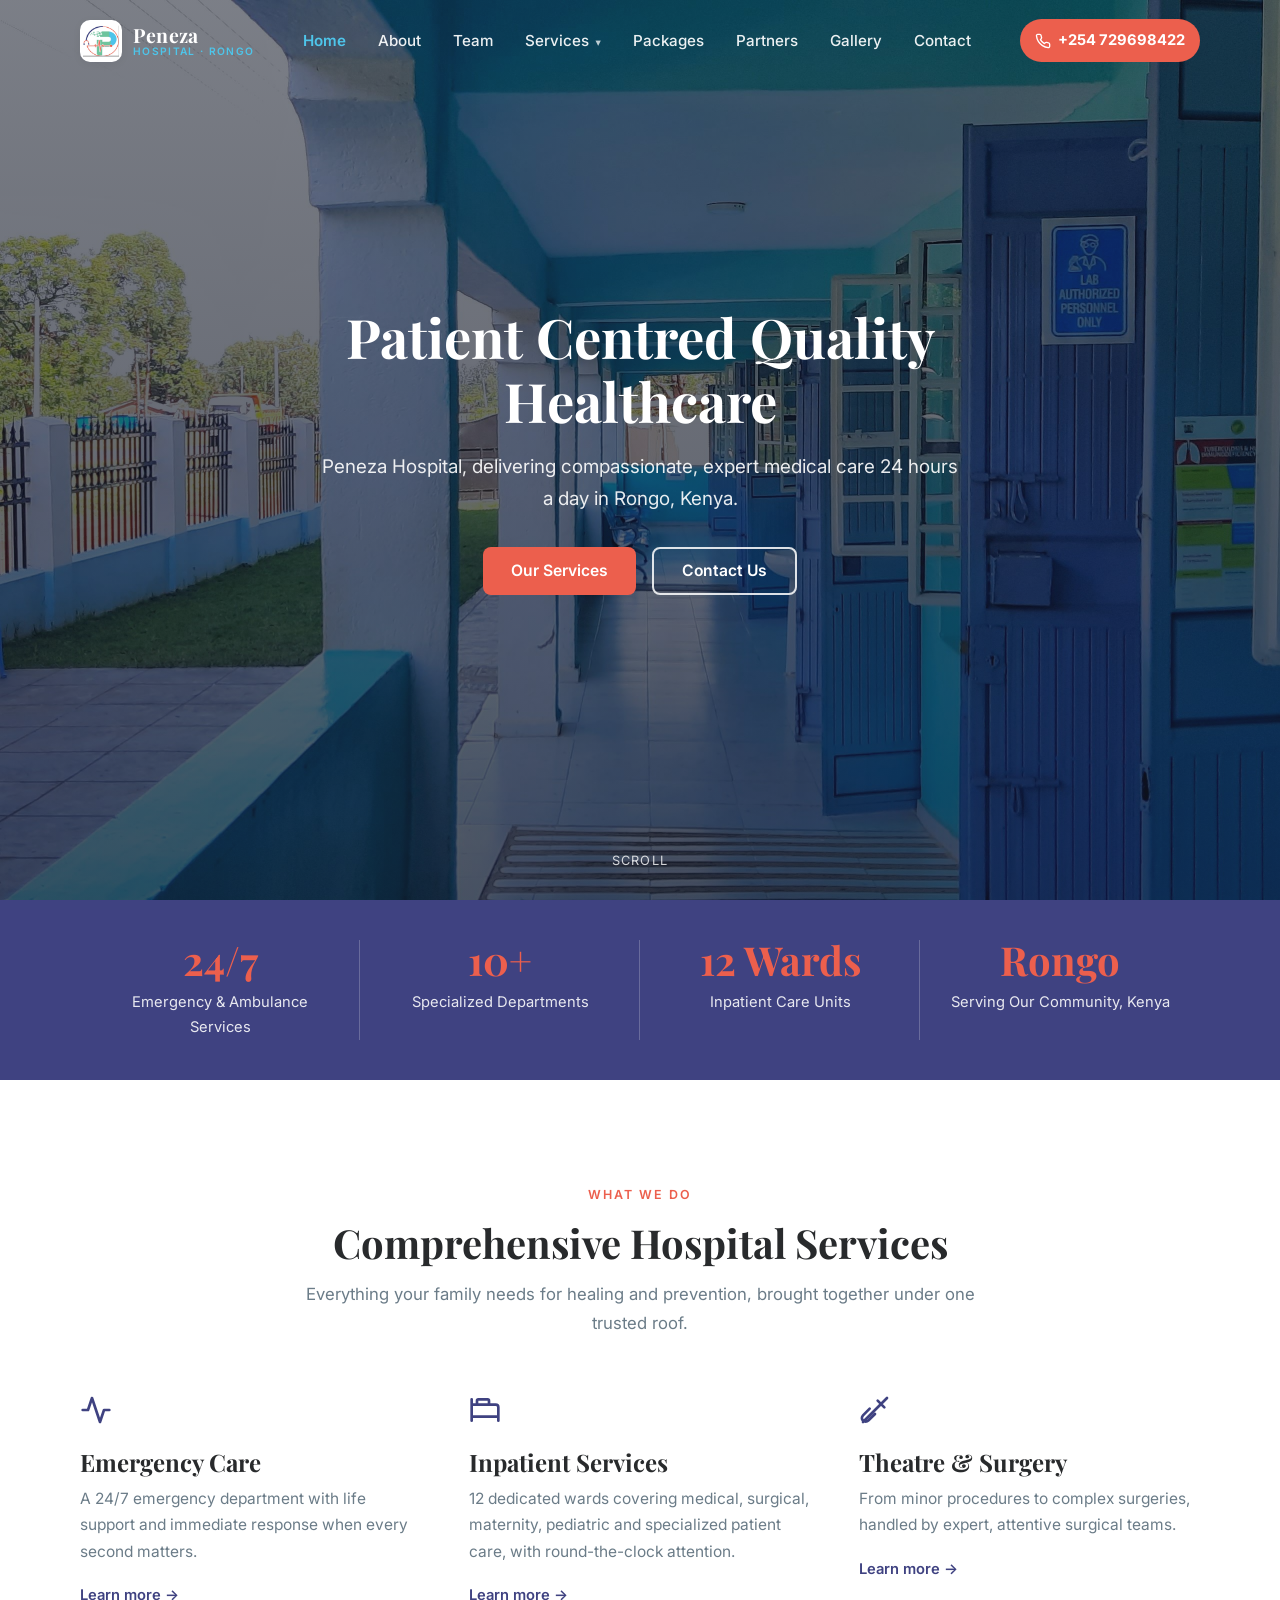
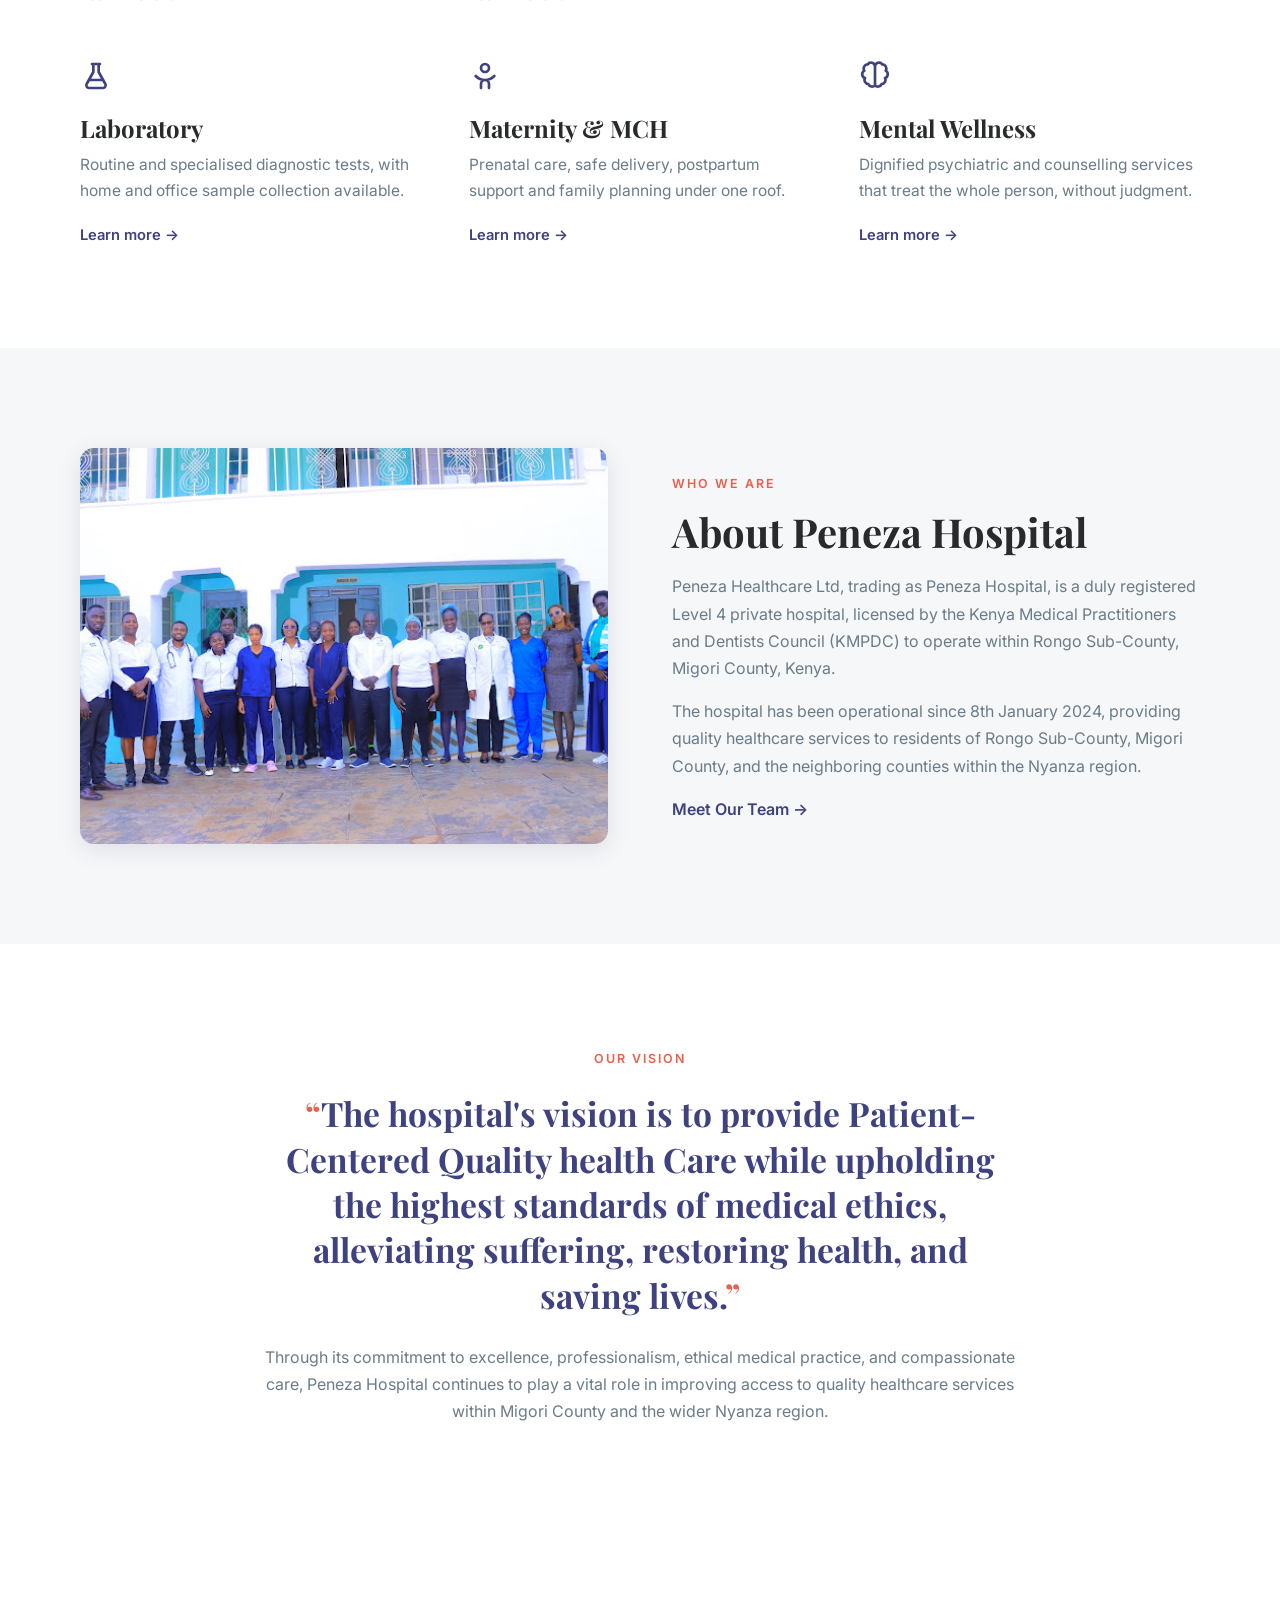
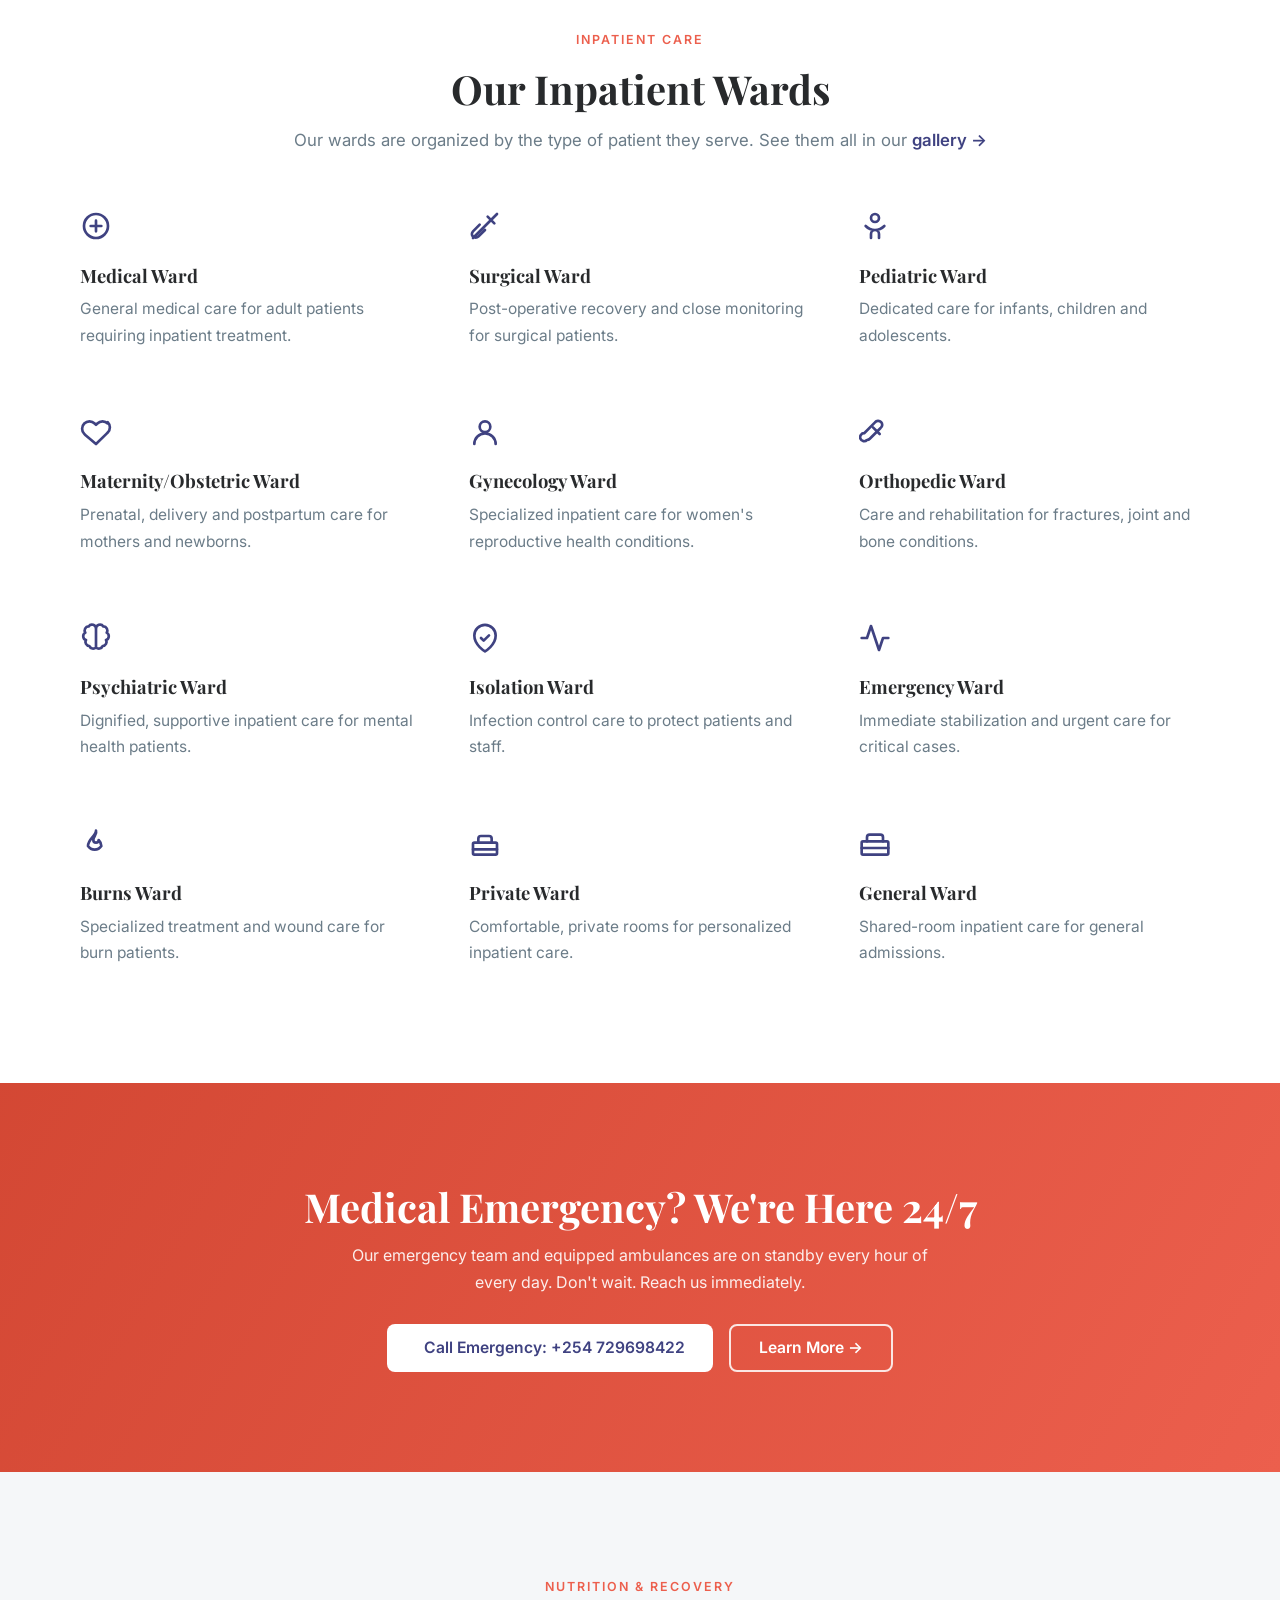
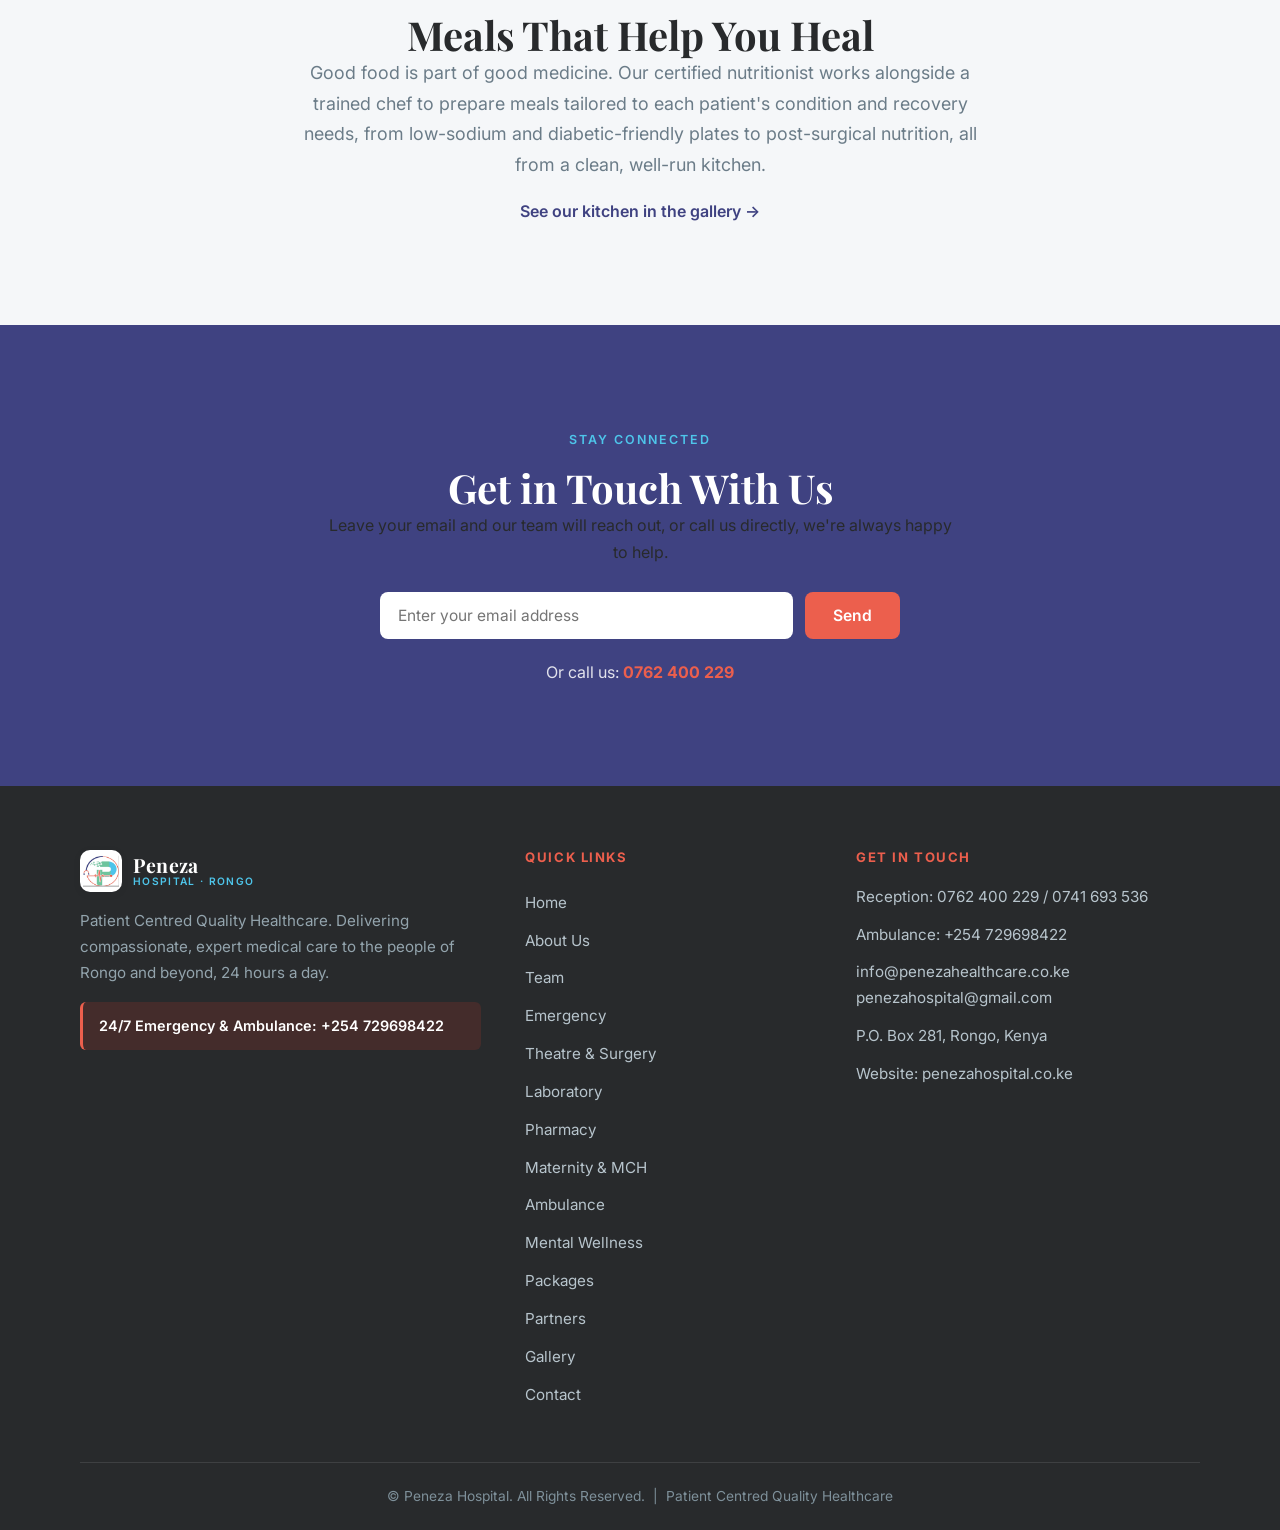
<file: index.html>
<!DOCTYPE html>
<html lang="en">
<head>
<meta charset="UTF-8">
<meta name="viewport" content="width=device-width, initial-scale=1.0">
<title>Patient Centred Quality Healthcare · Peneza Hospital</title>
<meta name="description" content="Peneza Hospital, a private hospital in Rongo, Kenya delivering compassionate, expert medical care 24 hours a day.">
<link rel="preconnect" href="https://fonts.googleapis.com">
<link rel="preconnect" href="https://fonts.gstatic.com" crossorigin>
<link href="https://fonts.googleapis.com/css2?family=Playfair+Display:wght@500;600;700;800&family=Inter:wght@400;500;600;700&display=swap" rel="stylesheet">
<link rel="icon" type="image/png" href="images/logo-mark.png">
<link rel="stylesheet" href="css/styles.css">
<!-- Google tag (gtag.js) -->
<script async src="https://www.googletagmanager.com/gtag/js?id=G-H69FJ1CBR5"></script>
<script>
  window.dataLayer = window.dataLayer || [];
  function gtag(){dataLayer.push(arguments);}
  gtag('js', new Date());

  gtag('config', 'G-H69FJ1CBR5');
</script>
</head>
<body>
<nav class="nav" id="nav">
  <div class="container nav__inner">
    <a class="logo" href="index.html" aria-label="Peneza Hospital home">
      <span class="logo__mark"><img src="images/logo-mark.png" alt="Peneza Hospital logo"></span>
      <span class="logo__text">
        <span class="logo__name">Peneza</span>
        <span class="logo__tag">Hospital · Rongo</span>
      </span>
    </a>
    <ul class="nav__links">
      <li><a class="navlink active" href="index.html">Home</a></li>
      <li><a class="navlink" href="about.html">About</a></li><li><a class="navlink" href="team.html">Team</a></li>
      <li class="has-drop">
        <a class="navlink" href="#" aria-haspopup="true">Services</a>
        <div class="dropdown"><a href="about.html#wards">Inpatient Services</a><a href="emergency.html">Emergency</a><a href="theatre.html">Theatre / Surgery</a><a href="laboratory.html">Laboratory</a><a href="pharmacy.html">Pharmacy</a><a href="maternity.html">Maternity &amp; MCH</a><a href="ambulance.html">Ambulance</a><a href="mental-wellness.html">Mental Wellness</a><a href="contact.html">Outpatient / Special Clinics</a></div>
      </li>
      <li><a class="navlink" href="packages.html">Packages</a></li>
      <li><a class="navlink" href="partners.html">Partners</a></li><li><a class="navlink" href="gallery.html">Gallery</a></li>
      <li><a class="navlink" href="contact.html">Contact</a></li>
    </ul>
    <div class="nav__actions">
      <a class="nav__emergency" href="tel:+254729698422"><svg viewBox="0 0 24 24" fill="none" stroke="currentColor" stroke-width="2" stroke-linecap="round" stroke-linejoin="round"><path d="M22 16.9v3a2 2 0 0 1-2.2 2 19.8 19.8 0 0 1-8.6-3 19.5 19.5 0 0 1-6-6 19.8 19.8 0 0 1-3-8.6A2 2 0 0 1 4.1 2h3a2 2 0 0 1 2 1.7c.1 1 .4 1.9.7 2.8a2 2 0 0 1-.5 2.1L8.1 9.9a16 16 0 0 0 6 6l1.3-1.3a2 2 0 0 1 2.1-.5c.9.3 1.8.6 2.8.7a2 2 0 0 1 1.7 2z"/></svg><span>+254 729698422</span></a>
      <button class="hamburger" aria-label="Open menu" aria-expanded="false"><span></span><span></span><span></span></button>
    </div>
  </div>
</nav>
<div class="mobile-menu" id="mobileMenu">
  <a href="index.html">Home</a>
  <a href="about.html">About</a>
  <a href="team.html">Team</a>
  <span class="mm-sub">Services</span>
  <a href="about.html#wards">Inpatient Services</a><a href="emergency.html">Emergency</a><a href="theatre.html">Theatre / Surgery</a><a href="laboratory.html">Laboratory</a><a href="pharmacy.html">Pharmacy</a><a href="maternity.html">Maternity &amp; MCH</a><a href="ambulance.html">Ambulance</a><a href="mental-wellness.html">Mental Wellness</a><a href="contact.html">Outpatient / Special Clinics</a>
  <a href="packages.html">Packages</a>
  <a href="partners.html">Partners</a>
  <a href="gallery.html">Gallery</a>
  <a href="contact.html">Contact</a>
  <a class="mm-emergency" href="tel:+254729698422">Emergency: +254 729698422</a>
</div><header class="hero">
  <div class="hero__bg" style="background-image:url('images/home/HOME%20PAGE%201.jpeg')"></div>
  <div class="hero__overlay hero__overlay--dark"></div>
  <div class="hero__content"><div class="container"><h1 data-reveal-text>Patient Centred Quality Healthcare</h1>
        <p>Peneza Hospital, delivering compassionate, expert medical care 24 hours a day in Rongo, Kenya.</p>
        <div class="hero__cta"><a class="btn btn--gold" href="#services">Our Services</a><a class="btn btn--outline" href="contact.html">Contact Us</a></div></div></div>
  <div class="hero__scroll">Scroll</div>
</header>
<section class="stats"><div class="container"><div class="stats__grid">
  <div class="stats__item"><div class="stats__num">24/7</div><div class="stats__label">Emergency &amp; Ambulance Services</div></div>
  <div class="stats__item"><div class="stats__num" data-count="10" data-suffix="+">10+</div><div class="stats__label">Specialized Departments</div></div>
  <div class="stats__item"><div class="stats__num">12 Wards</div><div class="stats__label">Inpatient Care Units</div></div>
  <div class="stats__item"><div class="stats__num">Rongo</div><div class="stats__label">Serving Our Community, Kenya</div></div>
</div></div></section>
<section class="section" id="services"><div class="container">
  <div class="section-head"><span class="eyebrow">What We Do</span><h2>Comprehensive Hospital Services</h2>
  <p>Everything your family needs for healing and prevention, brought together under one trusted roof.</p></div>
  <div class="grid grid--3"><a class="card spotlight reveal" href="emergency.html">
      <span class="card__icon"><svg viewBox="0 0 24 24" fill="none" stroke="currentColor" stroke-width="2" stroke-linecap="round" stroke-linejoin="round"><path d="M22 12h-4l-3 9L9 3l-3 9H2"/></svg></span>
      <h3>Emergency Care</h3><p>A 24/7 emergency department with life support and immediate response when every second matters.</p>
      <span class="arrow-link">Learn more &rarr;</span></a><a class="card spotlight reveal" href="about.html#wards">
      <span class="card__icon"><svg viewBox="0 0 24 24" fill="none" stroke="currentColor" stroke-width="2" stroke-linecap="round" stroke-linejoin="round"><path d="M2 4v16M2 8h18a2 2 0 0 1 2 2v10M2 17h20M6 8V5a1 1 0 0 1 1-1h7a1 1 0 0 1 1 1v3"/></svg></span>
      <h3>Inpatient Services</h3><p>12 dedicated wards covering medical, surgical, maternity, pediatric and specialized patient care, with round-the-clock attention.</p>
      <span class="arrow-link">Learn more &rarr;</span></a><a class="card spotlight reveal" href="theatre.html">
      <span class="card__icon"><svg viewBox="0 0 24 24" fill="none" stroke="currentColor" stroke-width="2" stroke-linecap="round" stroke-linejoin="round"><path d="M3 21 21 3M14 5l5 5M8 11l-5 5a2.8 2.8 0 0 0 4 4l5-5"/></svg></span>
      <h3>Theatre &amp; Surgery</h3><p>From minor procedures to complex surgeries, handled by expert, attentive surgical teams.</p>
      <span class="arrow-link">Learn more &rarr;</span></a><a class="card spotlight reveal" href="laboratory.html">
      <span class="card__icon"><svg viewBox="0 0 24 24" fill="none" stroke="currentColor" stroke-width="2" stroke-linecap="round" stroke-linejoin="round"><path d="M9 3h6M10 3v6l-5 9a2 2 0 0 0 2 3h10a2 2 0 0 0 2-3l-5-9V3M7.5 15h9"/></svg></span>
      <h3>Laboratory</h3><p>Routine and specialised diagnostic tests, with home and office sample collection available.</p>
      <span class="arrow-link">Learn more &rarr;</span></a><a class="card spotlight reveal" href="maternity.html">
      <span class="card__icon"><svg viewBox="0 0 24 24" fill="none" stroke="currentColor" stroke-width="2" stroke-linecap="round" stroke-linejoin="round"><circle cx="12" cy="6" r="3"/><path d="M9 21v-3a3 3 0 0 1 6 0v3M5 12c2 2 5 3 7 3s5-1 7-3"/></svg></span>
      <h3>Maternity &amp; MCH</h3><p>Prenatal care, safe delivery, postpartum support and family planning under one roof.</p>
      <span class="arrow-link">Learn more &rarr;</span></a><a class="card spotlight reveal" href="mental-wellness.html">
      <span class="card__icon"><svg viewBox="0 0 24 24" fill="none" stroke="currentColor" stroke-width="2" stroke-linecap="round" stroke-linejoin="round"><path d="M12 5a3 3 0 0 0-5.5-1.7A3 3 0 0 0 4 8a3 3 0 0 0 .5 5.5A3 3 0 0 0 7 18a3 3 0 0 0 5 1m0-14a3 3 0 0 1 5.5-1.7A3 3 0 0 1 20 8a3 3 0 0 1-.5 5.5A3 3 0 0 1 17 18a3 3 0 0 1-5 1M12 5v14"/></svg></span>
      <h3>Mental Wellness</h3><p>Dignified psychiatric and counselling services that treat the whole person, without judgment.</p>
      <span class="arrow-link">Learn more &rarr;</span></a></div>
</div></section>
<section class="section section--light"><div class="container"><div class="split">
  <div class="split__media tilt"><div class="tilt__glare"></div><img src="images/team/staff-group.jpeg" alt="Peneza Hospital staff outside the hospital" loading="lazy"></div>
  <div class="reveal"><span class="eyebrow">Who We Are</span><h2>About Peneza Hospital</h2>
  <p>Peneza Healthcare Ltd, trading as Peneza Hospital, is a duly registered Level 4 private hospital, licensed by the Kenya Medical Practitioners and Dentists Council (KMPDC) to operate within Rongo Sub-County, Migori County, Kenya.</p>
  <p>The hospital has been operational since 8th January 2024, providing quality healthcare services to residents of Rongo Sub-County, Migori County, and the neighboring counties within the Nyanza region.</p>
  <a class="arrow-link" href="team.html">Meet Our Team &rarr;</a></div>
</div></div></section>
<section class="section"><div class="container" style="max-width:840px;text-align:center">
  <span class="eyebrow">Our Vision</span>
  <p class="pullquote" style="margin:8px auto 26px">The hospital's vision is to provide Patient-Centered Quality health Care while upholding the highest standards of medical ethics, alleviating suffering, restoring health, and saving lives.</p>
  <p class="muted">Through its commitment to excellence, professionalism, ethical medical practice, and compassionate care, Peneza Hospital continues to play a vital role in improving access to quality healthcare services within Migori County and the wider Nyanza region.</p>
</div></section>
<section class="section"><div class="container">
  <div class="section-head"><span class="eyebrow">Inpatient Care</span><h2>Our Inpatient Wards</h2>
  <p>Our wards are organized by the type of patient they serve. See them all in our <a href="gallery.html" class="arrow-link" style="font-size:inherit">gallery &rarr;</a></p></div>
  <div class="grid grid--3"><div class="card spotlight reveal"><span class="card__icon"><svg viewBox="0 0 24 24" fill="none" stroke="currentColor" stroke-width="2" stroke-linecap="round" stroke-linejoin="round"><circle cx="12" cy="12" r="9"/><path d="M12 8v8M8 12h8"/></svg></span>      <h3 style="font-size:1.15rem">Medical Ward</h3>      <p>General medical care for adult patients requiring inpatient treatment.</p></div><div class="card spotlight reveal"><span class="card__icon"><svg viewBox="0 0 24 24" fill="none" stroke="currentColor" stroke-width="2" stroke-linecap="round" stroke-linejoin="round"><path d="M3 21 21 3M14 5l5 5M8 11l-5 5a2.8 2.8 0 0 0 4 4l5-5"/></svg></span>      <h3 style="font-size:1.15rem">Surgical Ward</h3>      <p>Post-operative recovery and close monitoring for surgical patients.</p></div><div class="card spotlight reveal"><span class="card__icon"><svg viewBox="0 0 24 24" fill="none" stroke="currentColor" stroke-width="2" stroke-linecap="round" stroke-linejoin="round"><circle cx="12" cy="6" r="3"/><path d="M9 21v-3a3 3 0 0 1 6 0v3M5 12c2 2 5 3 7 3s5-1 7-3"/></svg></span>      <h3 style="font-size:1.15rem">Pediatric Ward</h3>      <p>Dedicated care for infants, children and adolescents.</p></div><div class="card spotlight reveal"><span class="card__icon"><svg viewBox="0 0 24 24" fill="none" stroke="currentColor" stroke-width="2" stroke-linecap="round" stroke-linejoin="round"><path d="M20.8 5.6a5.5 5.5 0 0 0-7.8 0L12 6.6l-1-1a5.5 5.5 0 0 0-7.8 7.8l1 1L12 21l7.8-7.6 1-1a5.5 5.5 0 0 0 0-7.8z"/></svg></span>      <h3 style="font-size:1.15rem">Maternity/Obstetric Ward</h3>      <p>Prenatal, delivery and postpartum care for mothers and newborns.</p></div><div class="card spotlight reveal"><span class="card__icon"><svg viewBox="0 0 24 24" fill="none" stroke="currentColor" stroke-width="2" stroke-linecap="round" stroke-linejoin="round"><circle cx="12" cy="8" r="4"/><path d="M4 21a8 8 0 0 1 16 0"/></svg></span>      <h3 style="font-size:1.15rem">Gynecology Ward</h3>      <p>Specialized inpatient care for women's reproductive health conditions.</p></div><div class="card spotlight reveal"><span class="card__icon"><svg viewBox="0 0 24 24" fill="none" stroke="currentColor" stroke-width="2" stroke-linecap="round" stroke-linejoin="round"><path d="M6 18a3 3 0 1 1-2.1-5.1L12 4.8a3 3 0 1 1 4.2 4.2L8.1 17.1A3 3 0 0 1 6 18z"/><path d="m10.5 8.5 5 5"/></svg></span>      <h3 style="font-size:1.15rem">Orthopedic Ward</h3>      <p>Care and rehabilitation for fractures, joint and bone conditions.</p></div><div class="card spotlight reveal"><span class="card__icon"><svg viewBox="0 0 24 24" fill="none" stroke="currentColor" stroke-width="2" stroke-linecap="round" stroke-linejoin="round"><path d="M12 5a3 3 0 0 0-5.5-1.7A3 3 0 0 0 4 8a3 3 0 0 0 .5 5.5A3 3 0 0 0 7 18a3 3 0 0 0 5 1m0-14a3 3 0 0 1 5.5-1.7A3 3 0 0 1 20 8a3 3 0 0 1-.5 5.5A3 3 0 0 1 17 18a3 3 0 0 1-5 1M12 5v14"/></svg></span>      <h3 style="font-size:1.15rem">Psychiatric Ward</h3>      <p>Dignified, supportive inpatient care for mental health patients.</p></div><div class="card spotlight reveal"><span class="card__icon"><svg viewBox="0 0 24 24" fill="none" stroke="currentColor" stroke-width="2" stroke-linecap="round" stroke-linejoin="round"><path d="M12 22s8-4.5 8-11.8A8 8 0 0 0 4 10.2C4 17.5 12 22 12 22z"/><path d="m9 12 2 2 4-4"/></svg></span>      <h3 style="font-size:1.15rem">Isolation Ward</h3>      <p>Infection control care to protect patients and staff.</p></div><div class="card spotlight reveal"><span class="card__icon"><svg viewBox="0 0 24 24" fill="none" stroke="currentColor" stroke-width="2" stroke-linecap="round" stroke-linejoin="round"><path d="M22 12h-4l-3 9L9 3l-3 9H2"/></svg></span>      <h3 style="font-size:1.15rem">Emergency Ward</h3>      <p>Immediate stabilization and urgent care for critical cases.</p></div><div class="card spotlight reveal"><span class="card__icon"><svg viewBox="0 0 24 24" fill="none" stroke="currentColor" stroke-width="2" stroke-linecap="round" stroke-linejoin="round"><path d="M12 2c1 3-2 4-2 7a2 2 0 0 0 4 0c1 1 2 2.5 2 4.5A6 6 0 0 1 6 13.5C6 8 12 6 12 2z"/></svg></span>      <h3 style="font-size:1.15rem">Burns Ward</h3>      <p>Specialized treatment and wound care for burn patients.</p></div><div class="card spotlight reveal"><span class="card__icon"><svg viewBox="0 0 24 24" fill="none" stroke="currentColor" stroke-width="2" stroke-linecap="round" stroke-linejoin="round"><rect x="3" y="11" width="18" height="9" rx="1"/><path d="M3 16h18M7 11V8a2 2 0 0 1 2-2h6a2 2 0 0 1 2 2v3"/></svg></span>      <h3 style="font-size:1.15rem">Private Ward</h3>      <p>Comfortable, private rooms for personalized inpatient care.</p></div><div class="card spotlight reveal"><span class="card__icon"><svg viewBox="0 0 24 24" fill="none" stroke="currentColor" stroke-width="2" stroke-linecap="round" stroke-linejoin="round"><rect x="2" y="10" width="20" height="10" rx="1"/><path d="M2 15h20M6 10V7a2 2 0 0 1 2-2h8a2 2 0 0 1 2 2v3"/></svg></span>      <h3 style="font-size:1.15rem">General Ward</h3>      <p>Shared-room inpatient care for general admissions.</p></div></div>
</div></section>
<section class="section emergency-banner"><div class="container">
  <h2>Medical Emergency? We're Here 24/7</h2>
  <p>Our emergency team and equipped ambulances are on standby every hour of every day. Don't wait. Reach us immediately.</p>
  <div class="emergency-banner__btns">
    <a class="btn btn--white" href="tel:+254729698422"><svg viewBox="0 0 24 24" fill="none" stroke="currentColor" stroke-width="2" stroke-linecap="round" stroke-linejoin="round"><path d="M22 16.9v3a2 2 0 0 1-2.2 2 19.8 19.8 0 0 1-8.6-3 19.5 19.5 0 0 1-6-6 19.8 19.8 0 0 1-3-8.6A2 2 0 0 1 4.1 2h3a2 2 0 0 1 2 1.7c.1 1 .4 1.9.7 2.8a2 2 0 0 1-.5 2.1L8.1 9.9a16 16 0 0 0 6 6l1.3-1.3a2 2 0 0 1 2.1-.5c.9.3 1.8.6 2.8.7a2 2 0 0 1 1.7 2z"/></svg> Call Emergency: +254 729698422</a>
    <a class="btn btn--outline" href="emergency.html">Learn More &rarr;</a>
  </div>
</div></section>
<section class="section section--light"><div class="container" style="max-width:760px;text-align:center">
  <span class="eyebrow">Nutrition &amp; Recovery</span><h2>Meals That Help You Heal</h2>
  <p class="lede">Good food is part of good medicine. Our certified nutritionist works alongside a trained chef to prepare meals tailored to each patient's condition and recovery needs, from low-sodium and diabetic-friendly plates to post-surgical nutrition, all from a clean, well-run kitchen.</p>
  <p style="margin-top:18px"><a class="arrow-link" href="gallery.html">See our kitchen in the gallery &rarr;</a></p>
</div></section>
<section class="section section--teal"><div class="container" style="text-align:center;max-width:720px">
  <span class="eyebrow">Stay Connected</span><h2>Get in Touch With Us</h2>
  <p>Leave your email and our team will reach out, or call us directly, we're always happy to help.</p>
  <form data-static class="email-capture">
    <input type="email" placeholder="Enter your email address" aria-label="Email address" required>
    <button class="btn btn--gold" type="submit">Send</button>
  </form>
  <div class="form-note">Thank you. We've received your details and will be in touch shortly.</div>
  <p style="margin-top:20px;color:rgba(255,255,255,0.85)">Or call us: <a href="tel:0762400229" style="color:#EC5F4D;font-weight:700">0762 400 229</a></p>
</div></section>
<footer class="footer">
  <div class="container">
    <div class="footer__grid">
      <div>
        <a class="logo" href="index.html">
          <span class="logo__mark"><img src="images/logo-mark.png" alt="Peneza Hospital logo"></span>
          <span class="logo__text"><span class="logo__name">Peneza</span><span class="logo__tag">Hospital · Rongo</span></span>
        </a>
        <p class="footer__tag">Patient Centred Quality Healthcare. Delivering compassionate, expert medical care to the people of Rongo and beyond, 24 hours a day.</p>
        <div class="footer__emergency">24/7 Emergency &amp; Ambulance: +254 729698422</div>
      </div>
      <div>
        <h4>Quick Links</h4>
        <div class="footer__links">
          <a href="index.html">Home</a>
          <a href="about.html">About Us</a>
          <a href="team.html">Team</a>
          <a href="emergency.html">Emergency</a>
          <a href="theatre.html">Theatre &amp; Surgery</a>
          <a href="laboratory.html">Laboratory</a>
          <a href="pharmacy.html">Pharmacy</a>
          <a href="maternity.html">Maternity &amp; MCH</a>
          <a href="ambulance.html">Ambulance</a>
          <a href="mental-wellness.html">Mental Wellness</a>
          <a href="packages.html">Packages</a>
  <a href="partners.html">Partners</a>
          <a href="gallery.html">Gallery</a>
          <a href="contact.html">Contact</a>
        </div>
      </div>
      <div>
        <h4>Get In Touch</h4>
        <div class="footer__contact">
          <p>Reception: <a href="tel:0762400229">0762 400 229</a> / <a href="tel:0741693536">0741 693 536</a></p>
          <p>Ambulance: <a href="tel:+254729698422">+254 729698422</a></p>
          <p><a href="mailto:info@penezahealthcare.co.ke">info@penezahealthcare.co.ke</a><br><a href="mailto:penezahospital@gmail.com">penezahospital@gmail.com</a></p>
          <p>P.O. Box 281, Rongo, Kenya</p>
          <p>Website: penezahospital.co.ke</p>
        </div>
      </div>
    </div>
    <div class="footer__bottom">
      &copy; Peneza Hospital. All Rights Reserved. &nbsp;|&nbsp; Patient Centred Quality Healthcare
    </div>
  </div>
</footer>
<script src="js/script.js"></script>
</body>
</html>
</file>
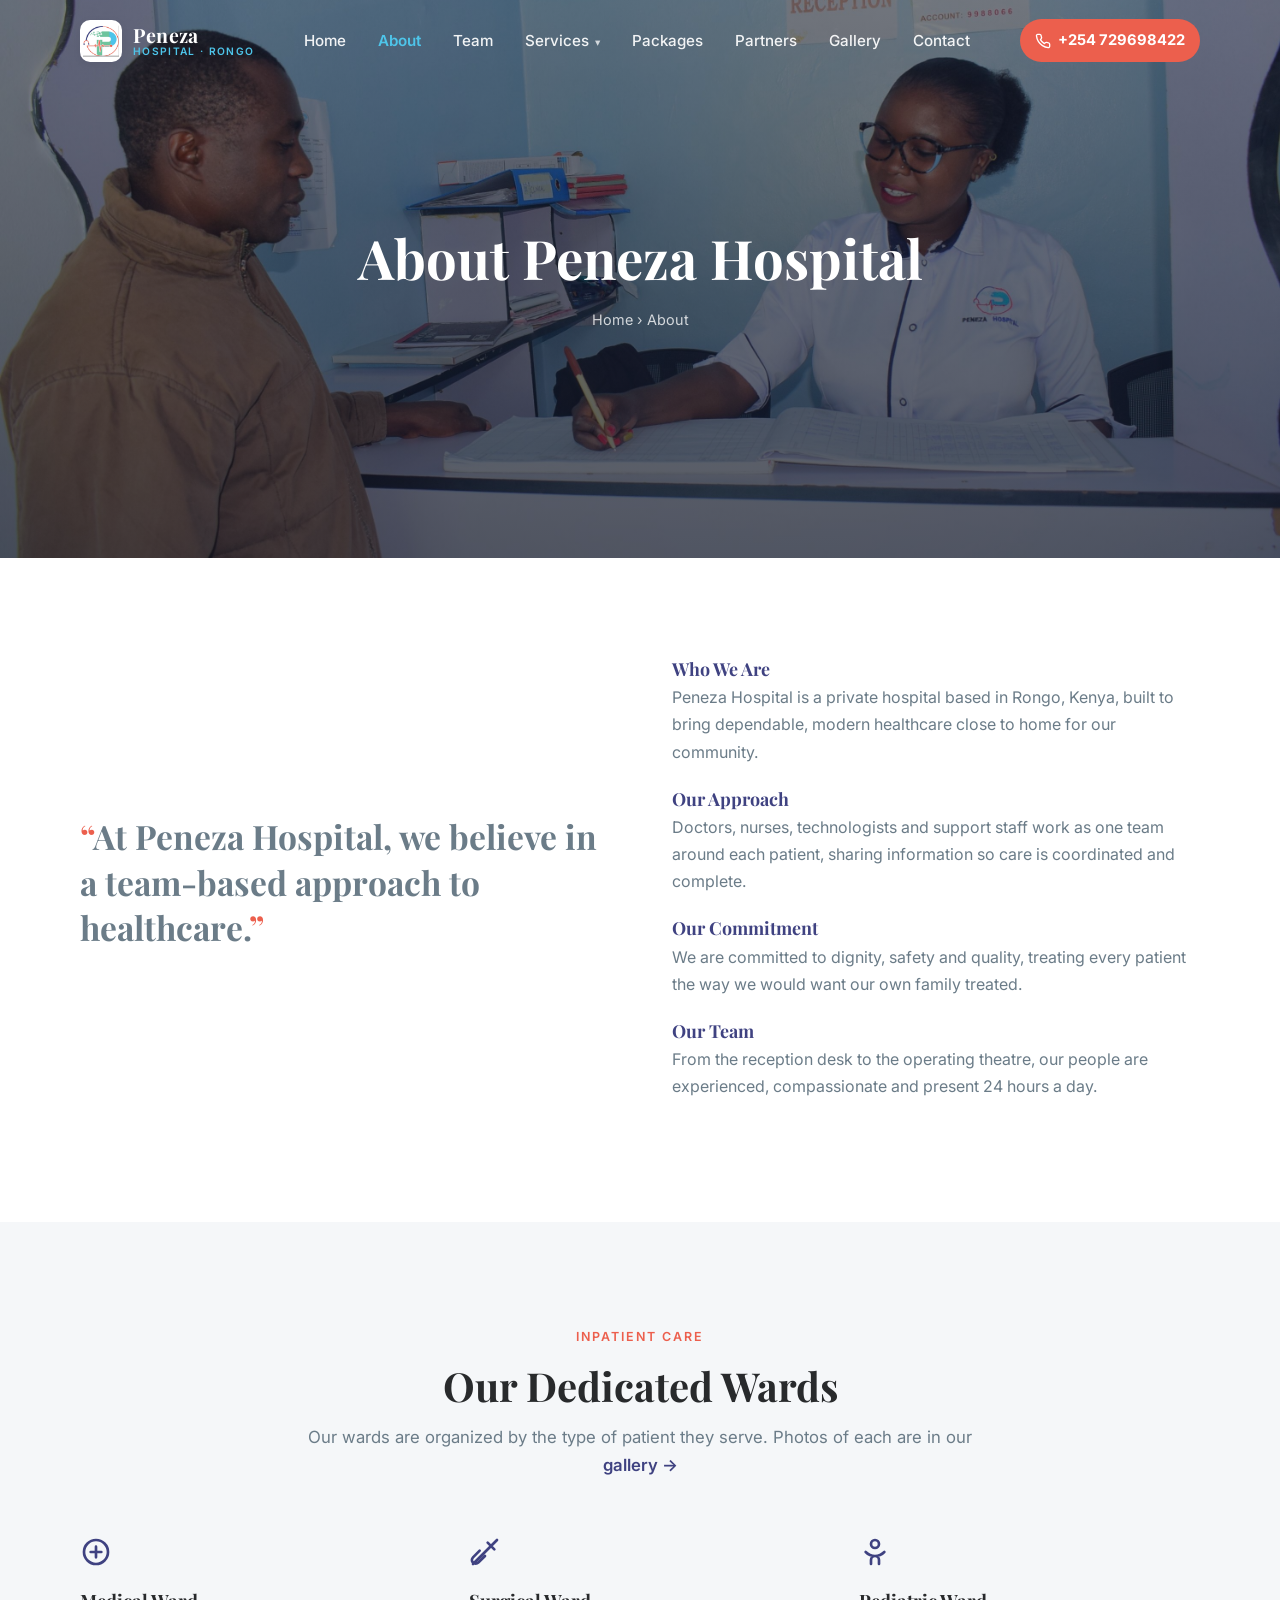
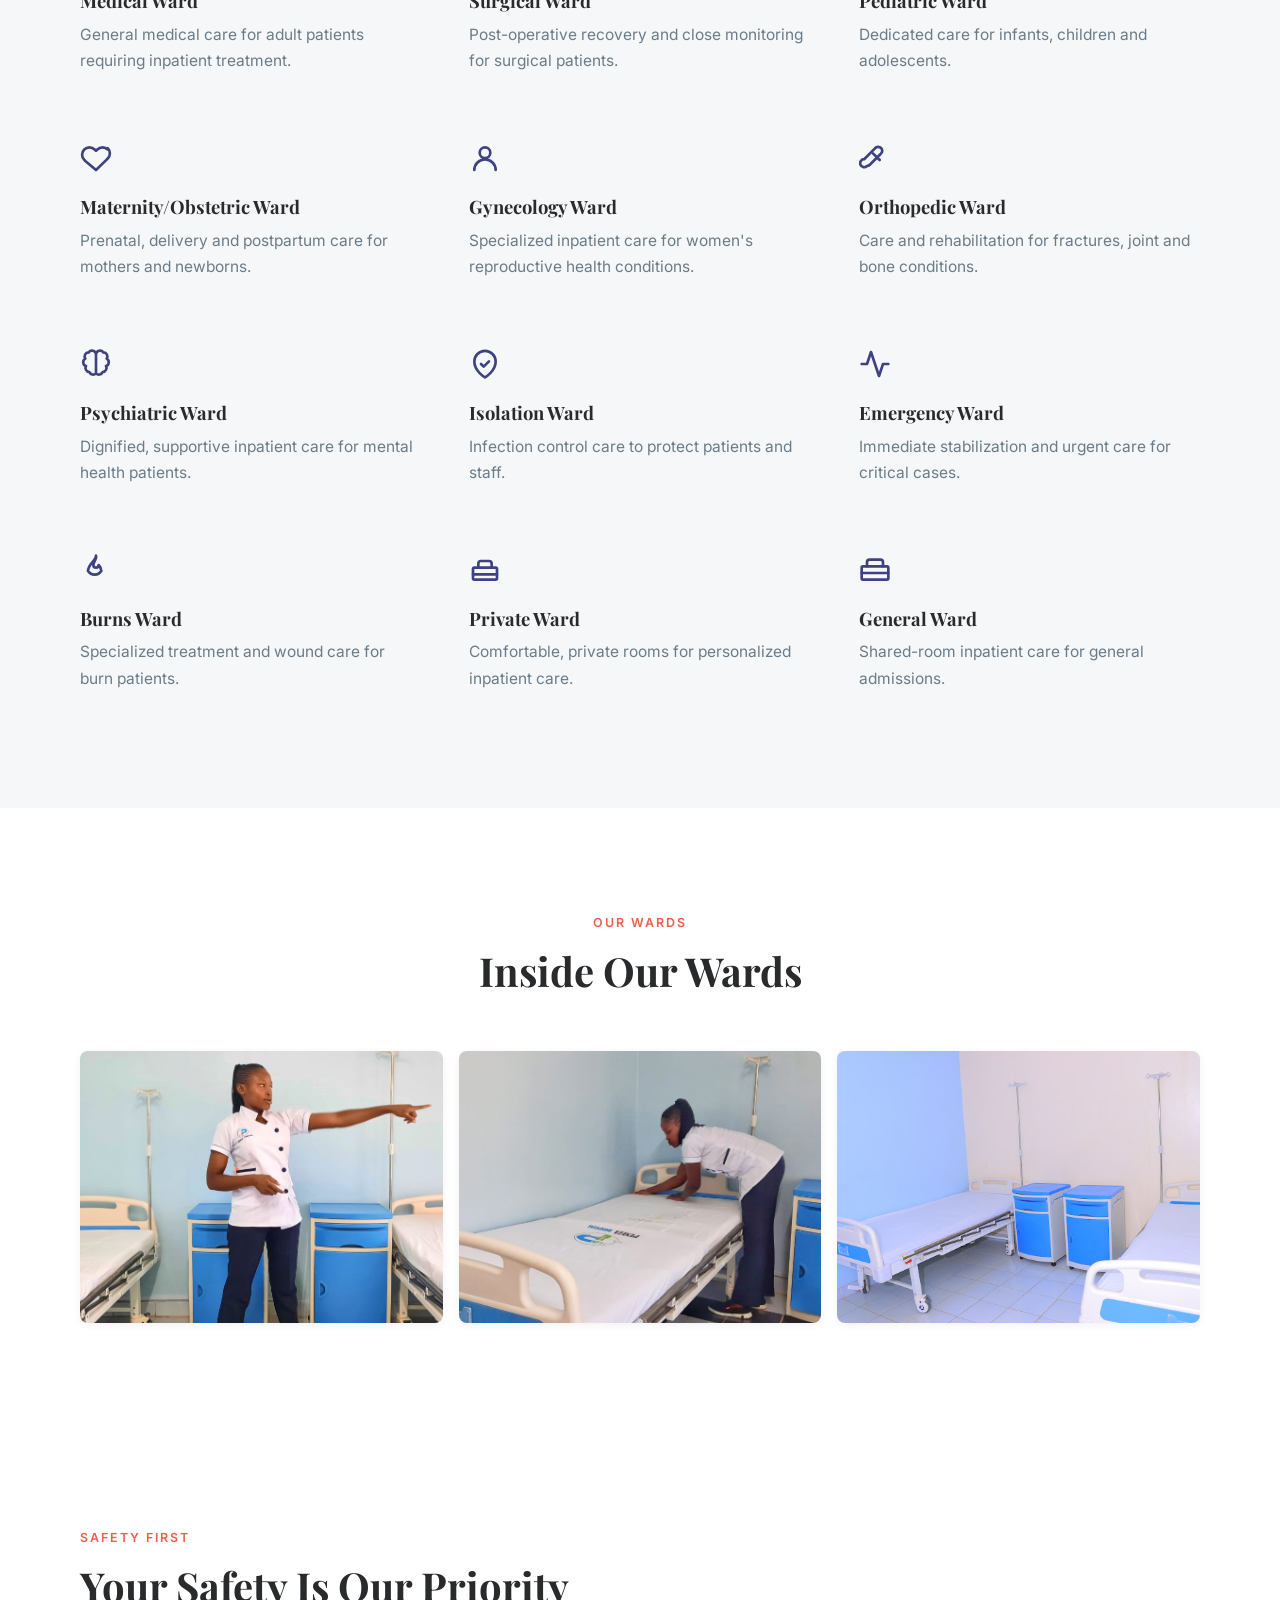
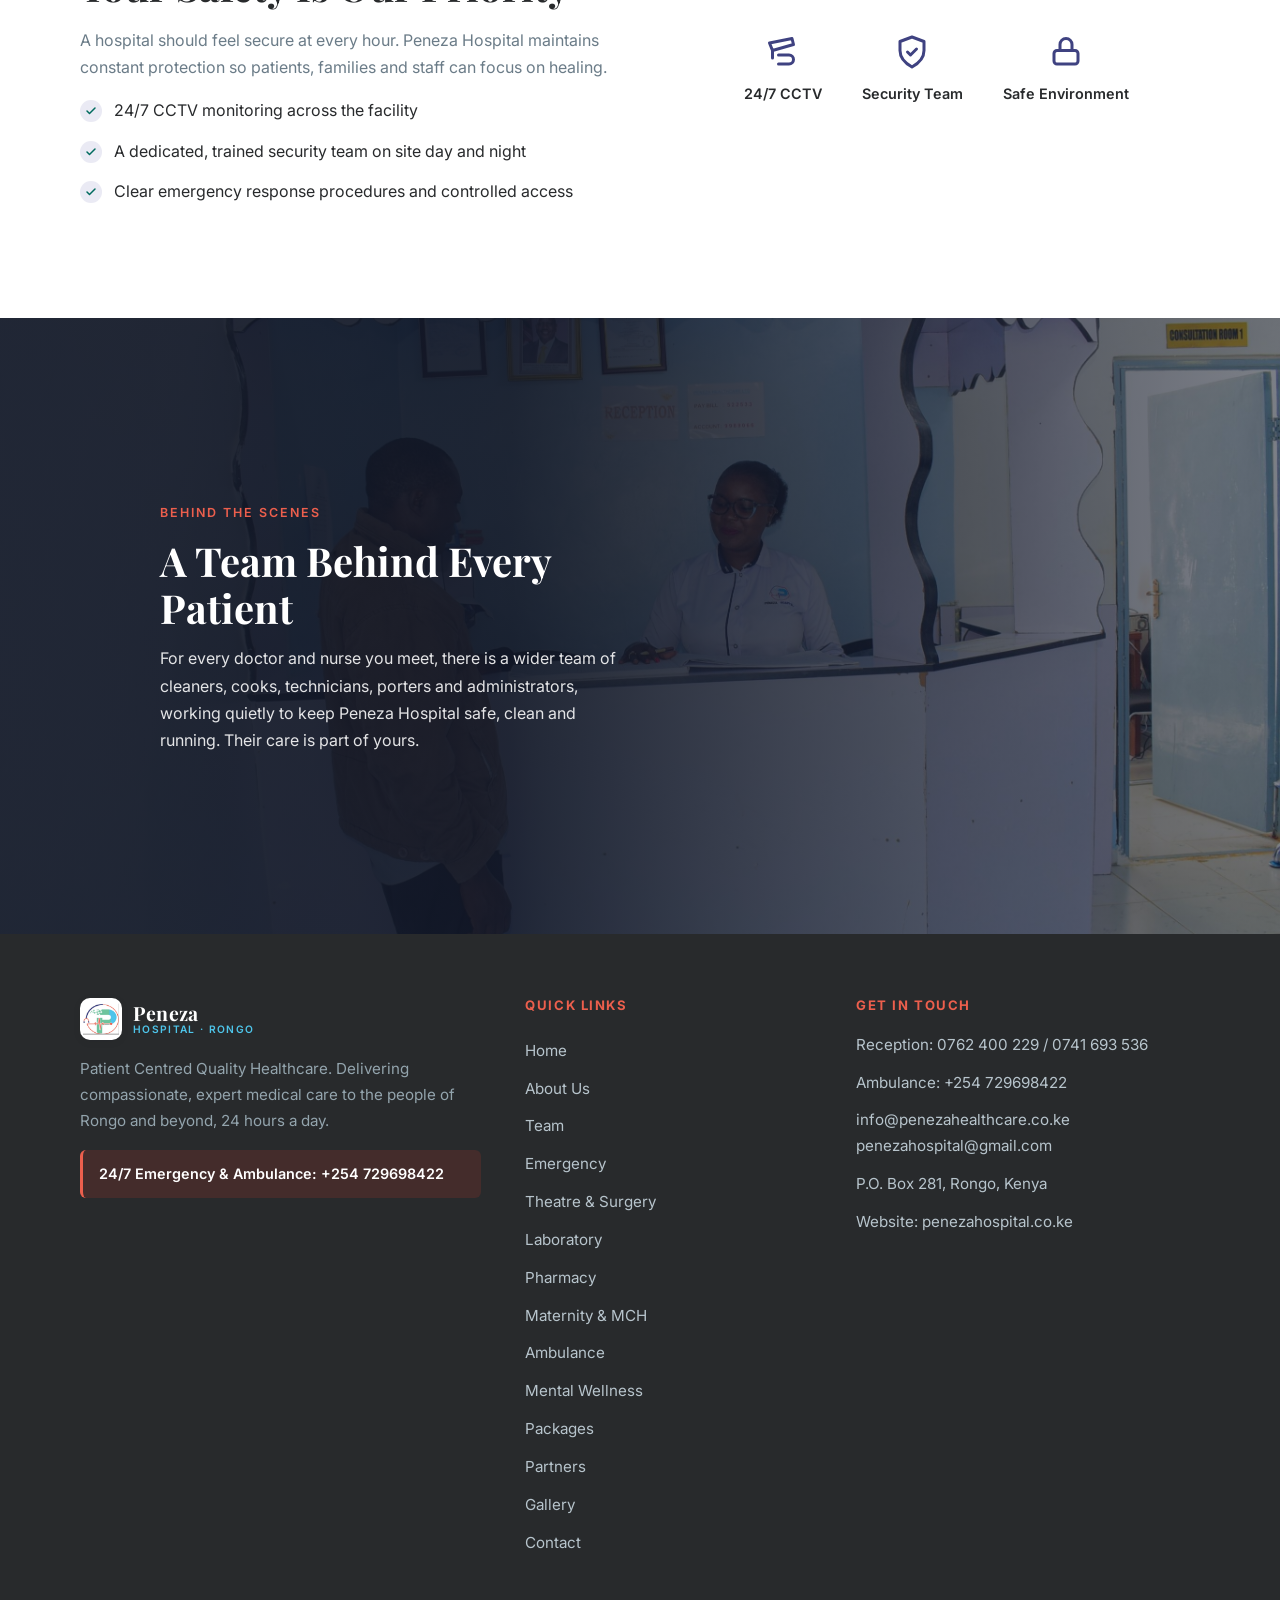
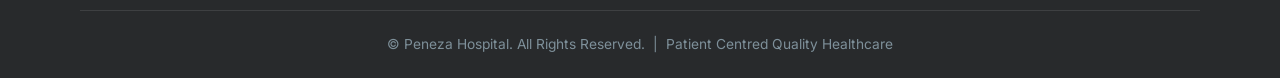
<file: about.html>
<!DOCTYPE html>
<html lang="en">
<head>
<meta charset="UTF-8">
<meta name="viewport" content="width=device-width, initial-scale=1.0">
<title>About · Peneza Hospital</title>
<meta name="description" content="Learn about Peneza Hospital, our team-based approach, dedicated wards, and commitment to safe, compassionate care in Rongo, Kenya.">
<link rel="preconnect" href="https://fonts.googleapis.com">
<link rel="preconnect" href="https://fonts.gstatic.com" crossorigin>
<link href="https://fonts.googleapis.com/css2?family=Playfair+Display:wght@500;600;700;800&family=Inter:wght@400;500;600;700&display=swap" rel="stylesheet">
<link rel="icon" type="image/png" href="images/logo-mark.png">
<link rel="stylesheet" href="css/styles.css">
<!-- Google tag (gtag.js) -->
<script async src="https://www.googletagmanager.com/gtag/js?id=G-H69FJ1CBR5"></script>
<script>
  window.dataLayer = window.dataLayer || [];
  function gtag(){dataLayer.push(arguments);}
  gtag('js', new Date());

  gtag('config', 'G-H69FJ1CBR5');
</script>
</head>
<body>
<nav class="nav" id="nav">
  <div class="container nav__inner">
    <a class="logo" href="index.html" aria-label="Peneza Hospital home">
      <span class="logo__mark"><img src="images/logo-mark.png" alt="Peneza Hospital logo"></span>
      <span class="logo__text">
        <span class="logo__name">Peneza</span>
        <span class="logo__tag">Hospital · Rongo</span>
      </span>
    </a>
    <ul class="nav__links">
      <li><a class="navlink" href="index.html">Home</a></li>
      <li><a class="navlink active" href="about.html">About</a></li><li><a class="navlink" href="team.html">Team</a></li>
      <li class="has-drop">
        <a class="navlink" href="#" aria-haspopup="true">Services</a>
        <div class="dropdown"><a href="about.html#wards">Inpatient Services</a><a href="emergency.html">Emergency</a><a href="theatre.html">Theatre / Surgery</a><a href="laboratory.html">Laboratory</a><a href="pharmacy.html">Pharmacy</a><a href="maternity.html">Maternity &amp; MCH</a><a href="ambulance.html">Ambulance</a><a href="mental-wellness.html">Mental Wellness</a><a href="contact.html">Outpatient / Special Clinics</a></div>
      </li>
      <li><a class="navlink" href="packages.html">Packages</a></li>
      <li><a class="navlink" href="partners.html">Partners</a></li><li><a class="navlink" href="gallery.html">Gallery</a></li>
      <li><a class="navlink" href="contact.html">Contact</a></li>
    </ul>
    <div class="nav__actions">
      <a class="nav__emergency" href="tel:+254729698422"><svg viewBox="0 0 24 24" fill="none" stroke="currentColor" stroke-width="2" stroke-linecap="round" stroke-linejoin="round"><path d="M22 16.9v3a2 2 0 0 1-2.2 2 19.8 19.8 0 0 1-8.6-3 19.5 19.5 0 0 1-6-6 19.8 19.8 0 0 1-3-8.6A2 2 0 0 1 4.1 2h3a2 2 0 0 1 2 1.7c.1 1 .4 1.9.7 2.8a2 2 0 0 1-.5 2.1L8.1 9.9a16 16 0 0 0 6 6l1.3-1.3a2 2 0 0 1 2.1-.5c.9.3 1.8.6 2.8.7a2 2 0 0 1 1.7 2z"/></svg><span>+254 729698422</span></a>
      <button class="hamburger" aria-label="Open menu" aria-expanded="false"><span></span><span></span><span></span></button>
    </div>
  </div>
</nav>
<div class="mobile-menu" id="mobileMenu">
  <a href="index.html">Home</a>
  <a href="about.html">About</a>
  <a href="team.html">Team</a>
  <span class="mm-sub">Services</span>
  <a href="about.html#wards">Inpatient Services</a><a href="emergency.html">Emergency</a><a href="theatre.html">Theatre / Surgery</a><a href="laboratory.html">Laboratory</a><a href="pharmacy.html">Pharmacy</a><a href="maternity.html">Maternity &amp; MCH</a><a href="ambulance.html">Ambulance</a><a href="mental-wellness.html">Mental Wellness</a><a href="contact.html">Outpatient / Special Clinics</a>
  <a href="packages.html">Packages</a>
  <a href="partners.html">Partners</a>
  <a href="gallery.html">Gallery</a>
  <a href="contact.html">Contact</a>
  <a class="mm-emergency" href="tel:+254729698422">Emergency: +254 729698422</a>
</div><header class="hero hero--half">
  <div class="hero__bg" style="background-image:url('images/reception/RECEPTION%202.jpeg')"></div>
  <div class="hero__overlay hero__overlay--dark"></div>
  <div class="hero__content"><div class="container"><h1 data-reveal-text>About Peneza Hospital</h1>
        <div class="breadcrumb"><a href="index.html">Home</a> &rsaquo; About</div></div></div>
  
</header>
<section class="section"><div class="container"><div class="split">
  <div class="reveal"><p class="pullquote">At Peneza Hospital, we believe in a team-based approach to healthcare.</p></div>
  <div class="reveal">
    <div class="label-block"><h4>Who We Are</h4><p>Peneza Hospital is a private hospital based in Rongo, Kenya, built to bring dependable, modern healthcare close to home for our community.</p></div>
    <div class="label-block"><h4>Our Approach</h4><p>Doctors, nurses, technologists and support staff work as one team around each patient, sharing information so care is coordinated and complete.</p></div>
    <div class="label-block"><h4>Our Commitment</h4><p>We are committed to dignity, safety and quality, treating every patient the way we would want our own family treated.</p></div>
    <div class="label-block"><h4>Our Team</h4><p>From the reception desk to the operating theatre, our people are experienced, compassionate and present 24 hours a day.</p></div>
  </div>
</div></div></section>
<section class="section section--light" id="wards"><div class="container">
  <div class="section-head"><span class="eyebrow">Inpatient Care</span><h2>Our Dedicated Wards</h2>
  <p>Our wards are organized by the type of patient they serve. Photos of each are in our <a href="gallery.html" class="arrow-link" style="font-size:inherit">gallery &rarr;</a></p></div>
  <div class="grid grid--3"><div class="card spotlight reveal"><span class="card__icon"><svg viewBox="0 0 24 24" fill="none" stroke="currentColor" stroke-width="2" stroke-linecap="round" stroke-linejoin="round"><circle cx="12" cy="12" r="9"/><path d="M12 8v8M8 12h8"/></svg></span>      <h3 style="font-size:1.15rem">Medical Ward</h3>      <p>General medical care for adult patients requiring inpatient treatment.</p></div><div class="card spotlight reveal"><span class="card__icon"><svg viewBox="0 0 24 24" fill="none" stroke="currentColor" stroke-width="2" stroke-linecap="round" stroke-linejoin="round"><path d="M3 21 21 3M14 5l5 5M8 11l-5 5a2.8 2.8 0 0 0 4 4l5-5"/></svg></span>      <h3 style="font-size:1.15rem">Surgical Ward</h3>      <p>Post-operative recovery and close monitoring for surgical patients.</p></div><div class="card spotlight reveal"><span class="card__icon"><svg viewBox="0 0 24 24" fill="none" stroke="currentColor" stroke-width="2" stroke-linecap="round" stroke-linejoin="round"><circle cx="12" cy="6" r="3"/><path d="M9 21v-3a3 3 0 0 1 6 0v3M5 12c2 2 5 3 7 3s5-1 7-3"/></svg></span>      <h3 style="font-size:1.15rem">Pediatric Ward</h3>      <p>Dedicated care for infants, children and adolescents.</p></div><div class="card spotlight reveal"><span class="card__icon"><svg viewBox="0 0 24 24" fill="none" stroke="currentColor" stroke-width="2" stroke-linecap="round" stroke-linejoin="round"><path d="M20.8 5.6a5.5 5.5 0 0 0-7.8 0L12 6.6l-1-1a5.5 5.5 0 0 0-7.8 7.8l1 1L12 21l7.8-7.6 1-1a5.5 5.5 0 0 0 0-7.8z"/></svg></span>      <h3 style="font-size:1.15rem">Maternity/Obstetric Ward</h3>      <p>Prenatal, delivery and postpartum care for mothers and newborns.</p></div><div class="card spotlight reveal"><span class="card__icon"><svg viewBox="0 0 24 24" fill="none" stroke="currentColor" stroke-width="2" stroke-linecap="round" stroke-linejoin="round"><circle cx="12" cy="8" r="4"/><path d="M4 21a8 8 0 0 1 16 0"/></svg></span>      <h3 style="font-size:1.15rem">Gynecology Ward</h3>      <p>Specialized inpatient care for women's reproductive health conditions.</p></div><div class="card spotlight reveal"><span class="card__icon"><svg viewBox="0 0 24 24" fill="none" stroke="currentColor" stroke-width="2" stroke-linecap="round" stroke-linejoin="round"><path d="M6 18a3 3 0 1 1-2.1-5.1L12 4.8a3 3 0 1 1 4.2 4.2L8.1 17.1A3 3 0 0 1 6 18z"/><path d="m10.5 8.5 5 5"/></svg></span>      <h3 style="font-size:1.15rem">Orthopedic Ward</h3>      <p>Care and rehabilitation for fractures, joint and bone conditions.</p></div><div class="card spotlight reveal"><span class="card__icon"><svg viewBox="0 0 24 24" fill="none" stroke="currentColor" stroke-width="2" stroke-linecap="round" stroke-linejoin="round"><path d="M12 5a3 3 0 0 0-5.5-1.7A3 3 0 0 0 4 8a3 3 0 0 0 .5 5.5A3 3 0 0 0 7 18a3 3 0 0 0 5 1m0-14a3 3 0 0 1 5.5-1.7A3 3 0 0 1 20 8a3 3 0 0 1-.5 5.5A3 3 0 0 1 17 18a3 3 0 0 1-5 1M12 5v14"/></svg></span>      <h3 style="font-size:1.15rem">Psychiatric Ward</h3>      <p>Dignified, supportive inpatient care for mental health patients.</p></div><div class="card spotlight reveal"><span class="card__icon"><svg viewBox="0 0 24 24" fill="none" stroke="currentColor" stroke-width="2" stroke-linecap="round" stroke-linejoin="round"><path d="M12 22s8-4.5 8-11.8A8 8 0 0 0 4 10.2C4 17.5 12 22 12 22z"/><path d="m9 12 2 2 4-4"/></svg></span>      <h3 style="font-size:1.15rem">Isolation Ward</h3>      <p>Infection control care to protect patients and staff.</p></div><div class="card spotlight reveal"><span class="card__icon"><svg viewBox="0 0 24 24" fill="none" stroke="currentColor" stroke-width="2" stroke-linecap="round" stroke-linejoin="round"><path d="M22 12h-4l-3 9L9 3l-3 9H2"/></svg></span>      <h3 style="font-size:1.15rem">Emergency Ward</h3>      <p>Immediate stabilization and urgent care for critical cases.</p></div><div class="card spotlight reveal"><span class="card__icon"><svg viewBox="0 0 24 24" fill="none" stroke="currentColor" stroke-width="2" stroke-linecap="round" stroke-linejoin="round"><path d="M12 2c1 3-2 4-2 7a2 2 0 0 0 4 0c1 1 2 2.5 2 4.5A6 6 0 0 1 6 13.5C6 8 12 6 12 2z"/></svg></span>      <h3 style="font-size:1.15rem">Burns Ward</h3>      <p>Specialized treatment and wound care for burn patients.</p></div><div class="card spotlight reveal"><span class="card__icon"><svg viewBox="0 0 24 24" fill="none" stroke="currentColor" stroke-width="2" stroke-linecap="round" stroke-linejoin="round"><rect x="3" y="11" width="18" height="9" rx="1"/><path d="M3 16h18M7 11V8a2 2 0 0 1 2-2h6a2 2 0 0 1 2 2v3"/></svg></span>      <h3 style="font-size:1.15rem">Private Ward</h3>      <p>Comfortable, private rooms for personalized inpatient care.</p></div><div class="card spotlight reveal"><span class="card__icon"><svg viewBox="0 0 24 24" fill="none" stroke="currentColor" stroke-width="2" stroke-linecap="round" stroke-linejoin="round"><rect x="2" y="10" width="20" height="10" rx="1"/><path d="M2 15h20M6 10V7a2 2 0 0 1 2-2h8a2 2 0 0 1 2 2v3"/></svg></span>      <h3 style="font-size:1.15rem">General Ward</h3>      <p>Shared-room inpatient care for general admissions.</p></div></div>
</div></section>
<section class="section"><div class="container">
  <div class="section-head"><span class="eyebrow">Our Wards</span><h2>Inside Our Wards</h2></div>
  <div class="photo-strip">
    <img src="images/inpatient/ward-nurse.jpeg" alt="Nurse in a Peneza Hospital ward" loading="lazy">
    <img src="images/inpatient/ward-bedmaking.jpeg" alt="Peneza Hospital ward" loading="lazy">
    <img src="images/inpatient/ward-beds-new.jpeg" alt="Peneza Hospital ward beds" loading="lazy">
  </div>
</div></section>
<section class="section"><div class="container"><div class="split">
  <div class="reveal"><span class="eyebrow">Safety First</span><h2>Your Safety Is Our Priority</h2>
  <p>A hospital should feel secure at every hour. Peneza Hospital maintains constant protection so patients, families and staff can focus on healing.</p>
  <ul class="checklist">
    <li>24/7 CCTV monitoring across the facility</li>
    <li>A dedicated, trained security team on site day and night</li>
    <li>Clear emergency response procedures and controlled access</li>
  </ul></div>
  <div class="reveal" style="display:flex;align-items:center;justify-content:center"><div class="badges" style="justify-content:center"><div class="badge"><div class="ico"><svg viewBox="0 0 24 24" fill="none" stroke="currentColor" stroke-width="2" stroke-linecap="round" stroke-linejoin="round"><path d="M3 6l15-3 1 4-14 4zM5 11v5M9 14h7a3 3 0 0 1 0 6H9"/></svg></div><span>24/7 CCTV</span></div><div class="badge"><div class="ico"><svg viewBox="0 0 24 24" fill="none" stroke="currentColor" stroke-width="2" stroke-linecap="round" stroke-linejoin="round"><path d="M12 2 4 5v6c0 5 3.5 8.5 8 11 4.5-2.5 8-6 8-11V5z"/><path d="m9 12 2 2 4-4"/></svg></div><span>Security Team</span></div><div class="badge"><div class="ico"><svg viewBox="0 0 24 24" fill="none" stroke="currentColor" stroke-width="2" stroke-linecap="round" stroke-linejoin="round"><rect x="4" y="11" width="16" height="9" rx="2"/><path d="M8 11V7a4 4 0 0 1 8 0v4"/></svg></div><span>Safe Environment</span></div></div></div>
</div></div></section>
<section class="section feature-banner" style="border-radius:0">
  <div class="feature-banner__media"><img src="images/reception/RECEP%203.jpeg" alt="Peneza Hospital support staff"></div>
  <div class="feature-banner__overlay"></div>
  <div class="container"><div class="feature-banner__inner reveal">
    <span class="eyebrow">Behind The Scenes</span><h2>A Team Behind Every Patient</h2>
    <p>For every doctor and nurse you meet, there is a wider team of cleaners, cooks, technicians, porters and administrators, working quietly to keep Peneza Hospital safe, clean and running. Their care is part of yours.</p>
  </div></div>
</section>
<footer class="footer">
  <div class="container">
    <div class="footer__grid">
      <div>
        <a class="logo" href="index.html">
          <span class="logo__mark"><img src="images/logo-mark.png" alt="Peneza Hospital logo"></span>
          <span class="logo__text"><span class="logo__name">Peneza</span><span class="logo__tag">Hospital · Rongo</span></span>
        </a>
        <p class="footer__tag">Patient Centred Quality Healthcare. Delivering compassionate, expert medical care to the people of Rongo and beyond, 24 hours a day.</p>
        <div class="footer__emergency">24/7 Emergency &amp; Ambulance: +254 729698422</div>
      </div>
      <div>
        <h4>Quick Links</h4>
        <div class="footer__links">
          <a href="index.html">Home</a>
          <a href="about.html">About Us</a>
          <a href="team.html">Team</a>
          <a href="emergency.html">Emergency</a>
          <a href="theatre.html">Theatre &amp; Surgery</a>
          <a href="laboratory.html">Laboratory</a>
          <a href="pharmacy.html">Pharmacy</a>
          <a href="maternity.html">Maternity &amp; MCH</a>
          <a href="ambulance.html">Ambulance</a>
          <a href="mental-wellness.html">Mental Wellness</a>
          <a href="packages.html">Packages</a>
  <a href="partners.html">Partners</a>
          <a href="gallery.html">Gallery</a>
          <a href="contact.html">Contact</a>
        </div>
      </div>
      <div>
        <h4>Get In Touch</h4>
        <div class="footer__contact">
          <p>Reception: <a href="tel:0762400229">0762 400 229</a> / <a href="tel:0741693536">0741 693 536</a></p>
          <p>Ambulance: <a href="tel:+254729698422">+254 729698422</a></p>
          <p><a href="mailto:info@penezahealthcare.co.ke">info@penezahealthcare.co.ke</a><br><a href="mailto:penezahospital@gmail.com">penezahospital@gmail.com</a></p>
          <p>P.O. Box 281, Rongo, Kenya</p>
          <p>Website: penezahospital.co.ke</p>
        </div>
      </div>
    </div>
    <div class="footer__bottom">
      &copy; Peneza Hospital. All Rights Reserved. &nbsp;|&nbsp; Patient Centred Quality Healthcare
    </div>
  </div>
</footer>
<script src="js/script.js"></script>
</body>
</html>
</file>
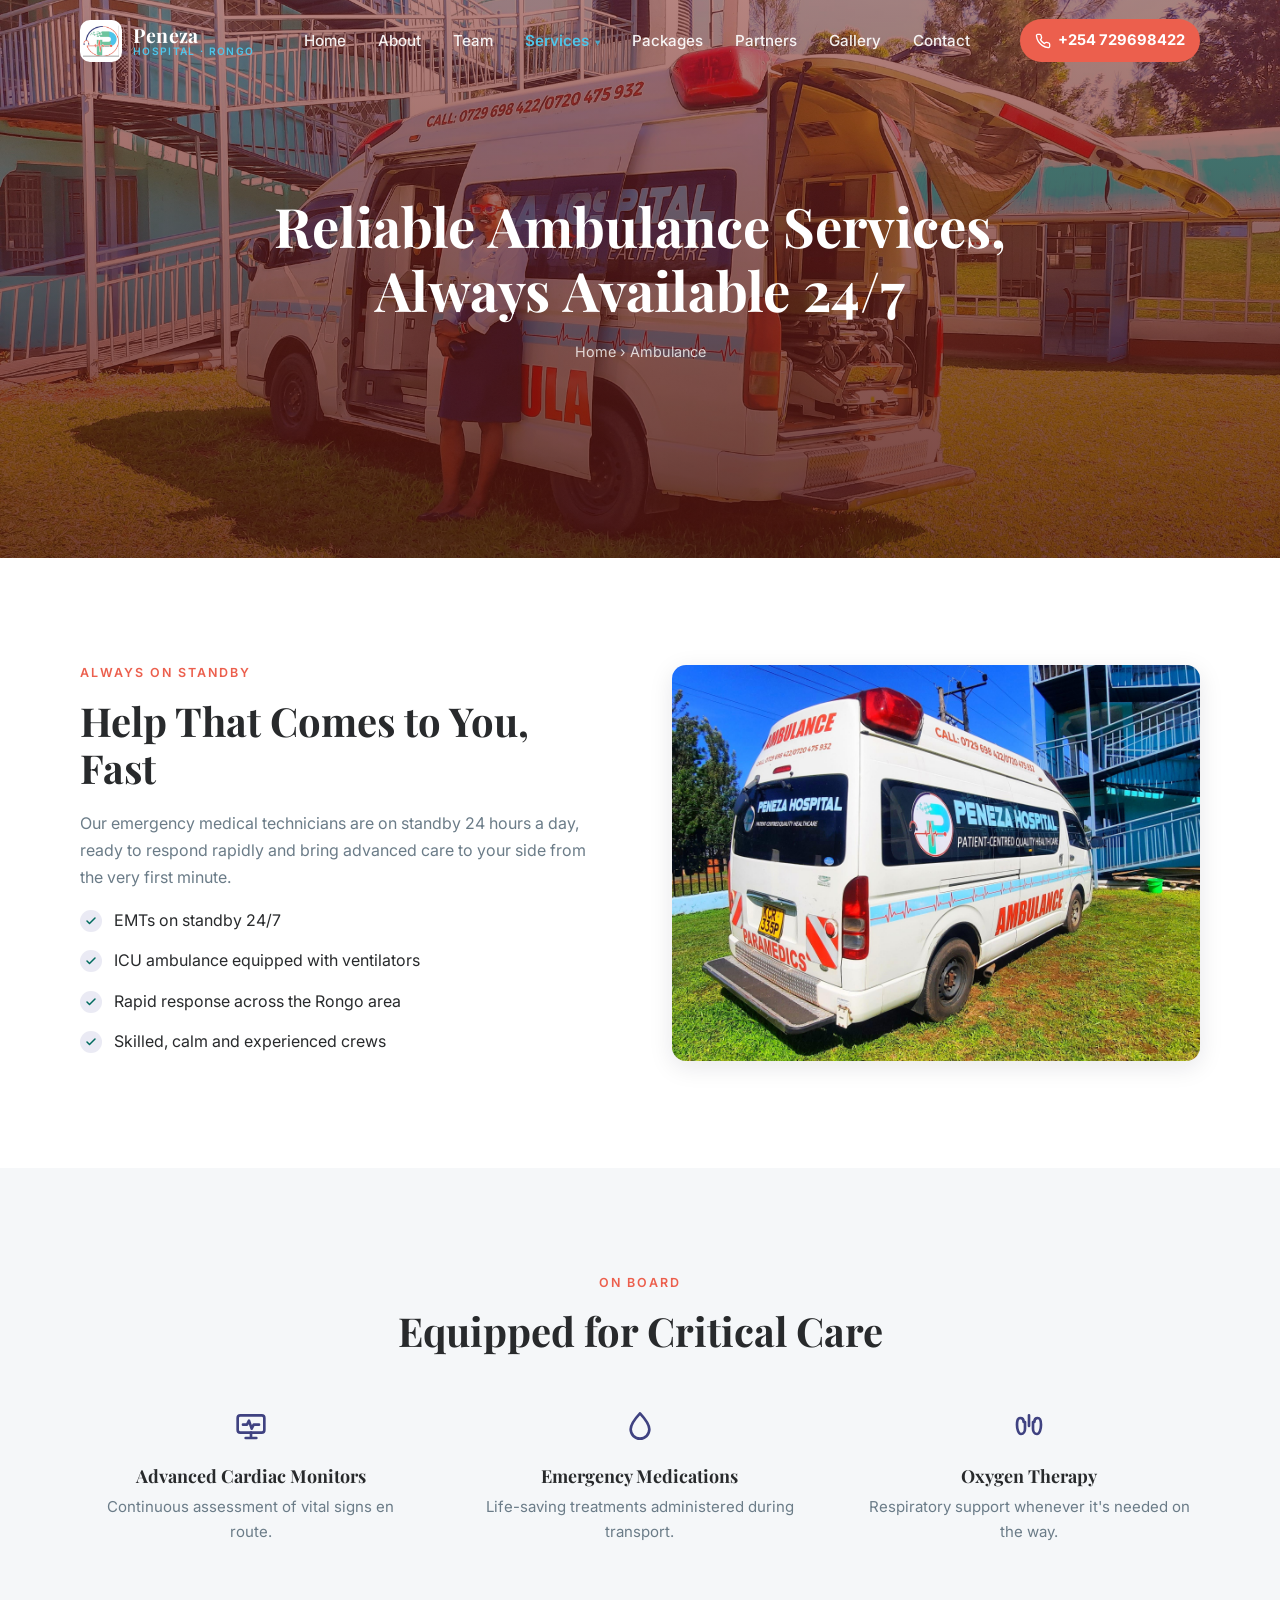
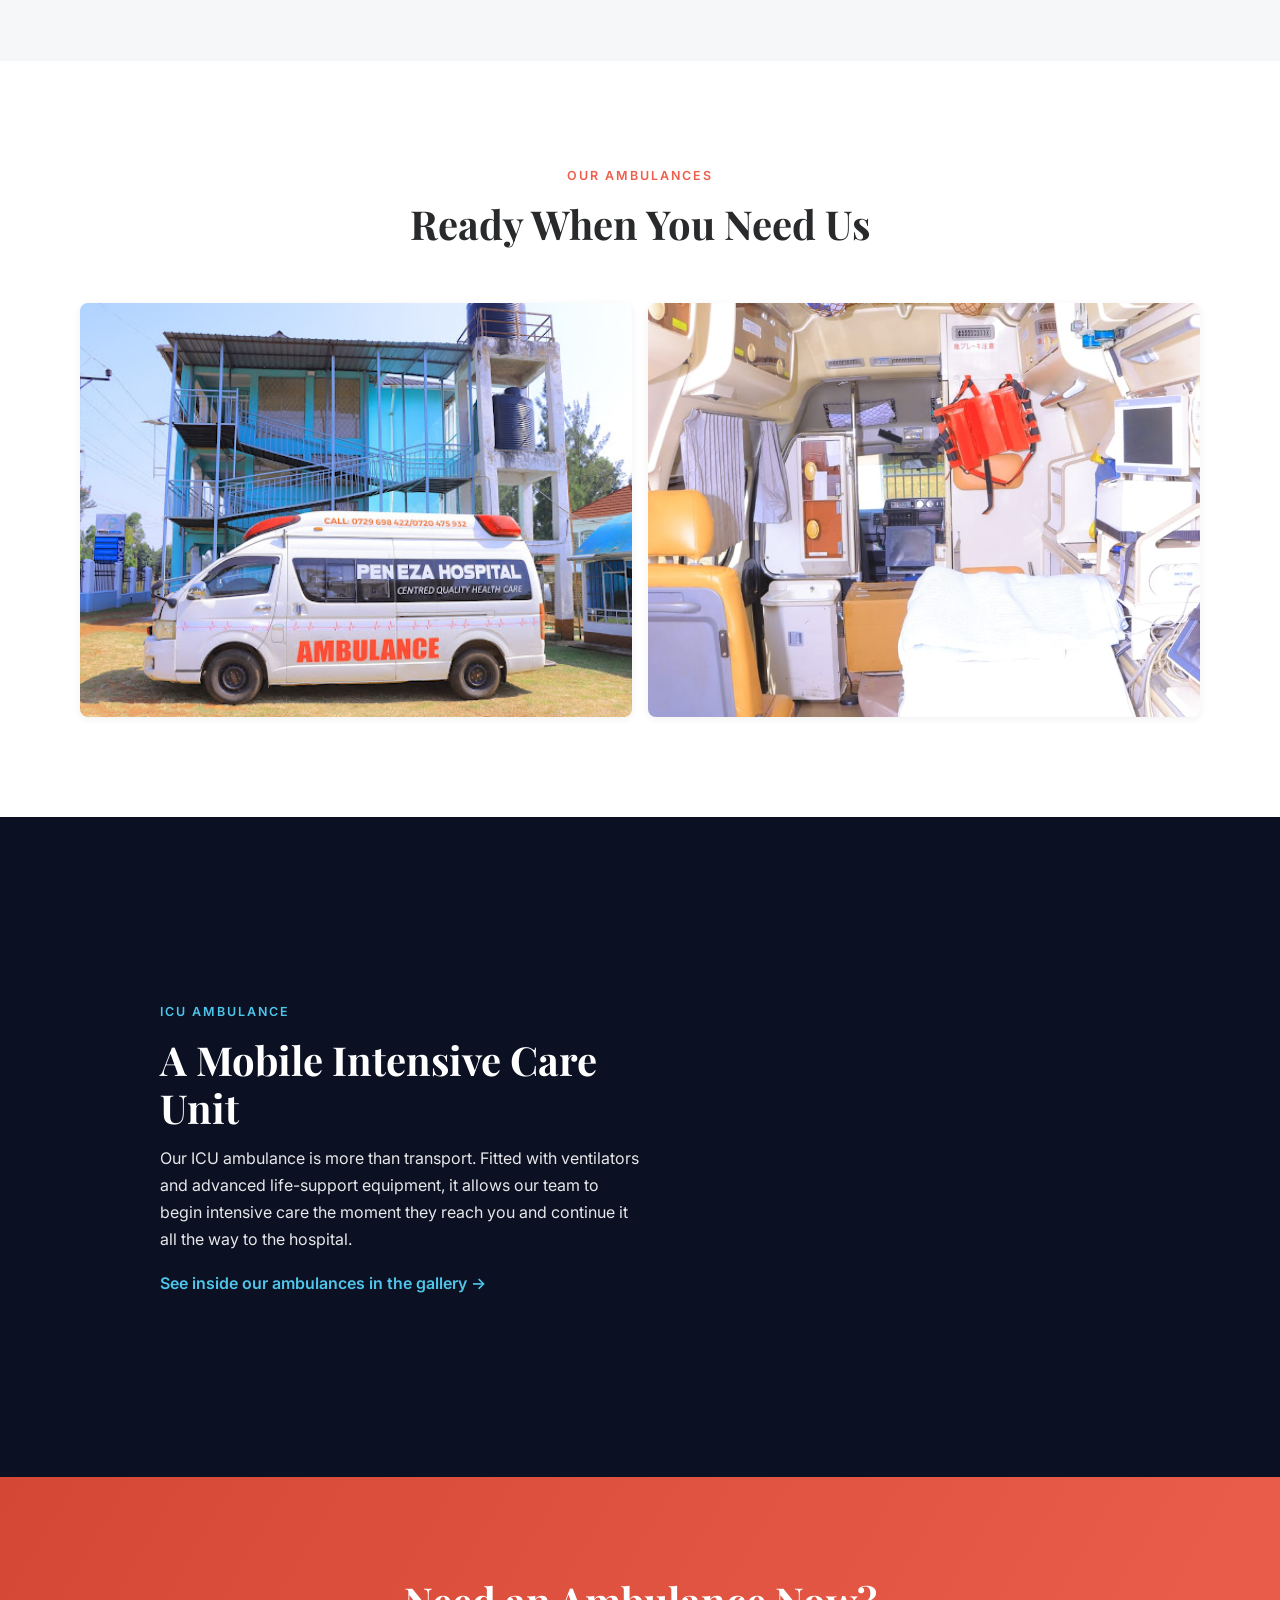
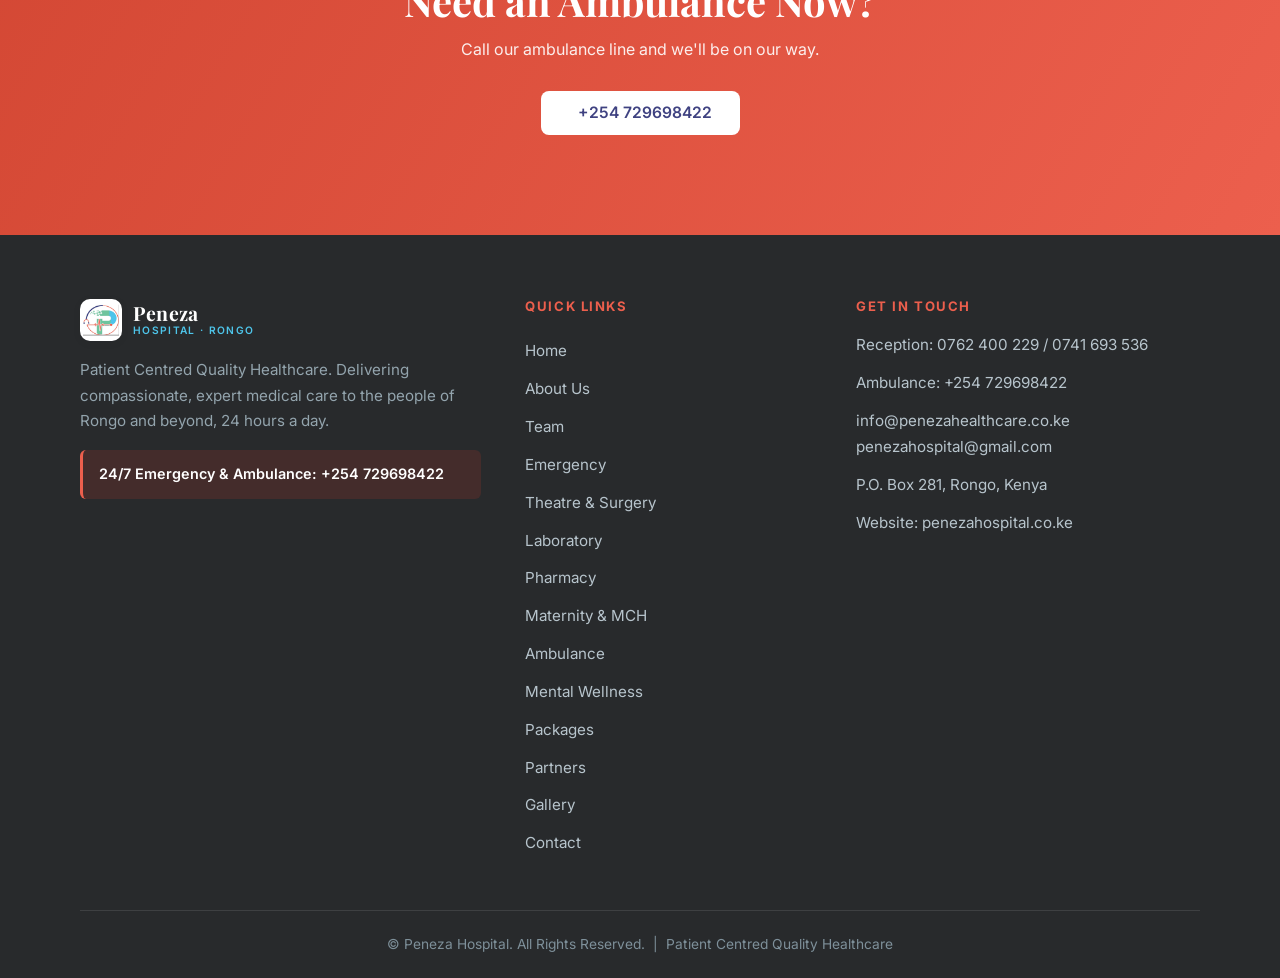
<file: ambulance.html>
<!DOCTYPE html>
<html lang="en">
<head>
<meta charset="UTF-8">
<meta name="viewport" content="width=device-width, initial-scale=1.0">
<title>Ambulance Services · Peneza Hospital</title>
<meta name="description" content="Reliable 24/7 ambulance services at Peneza Hospital, Rongo, ICU-equipped ambulances, skilled EMTs and rapid response, always available.">
<link rel="preconnect" href="https://fonts.googleapis.com">
<link rel="preconnect" href="https://fonts.gstatic.com" crossorigin>
<link href="https://fonts.googleapis.com/css2?family=Playfair+Display:wght@500;600;700;800&family=Inter:wght@400;500;600;700&display=swap" rel="stylesheet">
<link rel="icon" type="image/png" href="images/logo-mark.png">
<link rel="stylesheet" href="css/styles.css">
<!-- Google tag (gtag.js) -->
<script async src="https://www.googletagmanager.com/gtag/js?id=G-H69FJ1CBR5"></script>
<script>
  window.dataLayer = window.dataLayer || [];
  function gtag(){dataLayer.push(arguments);}
  gtag('js', new Date());

  gtag('config', 'G-H69FJ1CBR5');
</script>
</head>
<body>
<nav class="nav" id="nav">
  <div class="container nav__inner">
    <a class="logo" href="index.html" aria-label="Peneza Hospital home">
      <span class="logo__mark"><img src="images/logo-mark.png" alt="Peneza Hospital logo"></span>
      <span class="logo__text">
        <span class="logo__name">Peneza</span>
        <span class="logo__tag">Hospital · Rongo</span>
      </span>
    </a>
    <ul class="nav__links">
      <li><a class="navlink" href="index.html">Home</a></li>
      <li><a class="navlink" href="about.html">About</a></li><li><a class="navlink" href="team.html">Team</a></li>
      <li class="has-drop">
        <a class="navlink active" href="#" aria-haspopup="true">Services</a>
        <div class="dropdown"><a href="about.html#wards">Inpatient Services</a><a href="emergency.html">Emergency</a><a href="theatre.html">Theatre / Surgery</a><a href="laboratory.html">Laboratory</a><a href="pharmacy.html">Pharmacy</a><a href="maternity.html">Maternity &amp; MCH</a><a href="ambulance.html">Ambulance</a><a href="mental-wellness.html">Mental Wellness</a><a href="contact.html">Outpatient / Special Clinics</a></div>
      </li>
      <li><a class="navlink" href="packages.html">Packages</a></li>
      <li><a class="navlink" href="partners.html">Partners</a></li><li><a class="navlink" href="gallery.html">Gallery</a></li>
      <li><a class="navlink" href="contact.html">Contact</a></li>
    </ul>
    <div class="nav__actions">
      <a class="nav__emergency" href="tel:+254729698422"><svg viewBox="0 0 24 24" fill="none" stroke="currentColor" stroke-width="2" stroke-linecap="round" stroke-linejoin="round"><path d="M22 16.9v3a2 2 0 0 1-2.2 2 19.8 19.8 0 0 1-8.6-3 19.5 19.5 0 0 1-6-6 19.8 19.8 0 0 1-3-8.6A2 2 0 0 1 4.1 2h3a2 2 0 0 1 2 1.7c.1 1 .4 1.9.7 2.8a2 2 0 0 1-.5 2.1L8.1 9.9a16 16 0 0 0 6 6l1.3-1.3a2 2 0 0 1 2.1-.5c.9.3 1.8.6 2.8.7a2 2 0 0 1 1.7 2z"/></svg><span>+254 729698422</span></a>
      <button class="hamburger" aria-label="Open menu" aria-expanded="false"><span></span><span></span><span></span></button>
    </div>
  </div>
</nav>
<div class="mobile-menu" id="mobileMenu">
  <a href="index.html">Home</a>
  <a href="about.html">About</a>
  <a href="team.html">Team</a>
  <span class="mm-sub">Services</span>
  <a href="about.html#wards">Inpatient Services</a><a href="emergency.html">Emergency</a><a href="theatre.html">Theatre / Surgery</a><a href="laboratory.html">Laboratory</a><a href="pharmacy.html">Pharmacy</a><a href="maternity.html">Maternity &amp; MCH</a><a href="ambulance.html">Ambulance</a><a href="mental-wellness.html">Mental Wellness</a><a href="contact.html">Outpatient / Special Clinics</a>
  <a href="packages.html">Packages</a>
  <a href="partners.html">Partners</a>
  <a href="gallery.html">Gallery</a>
  <a href="contact.html">Contact</a>
  <a class="mm-emergency" href="tel:+254729698422">Emergency: +254 729698422</a>
</div><header class="hero hero--half">
  <div class="hero__bg" style="background-image:url('images/ambulance/AMBULANCE.jpeg')"></div>
  <div class="hero__overlay hero__overlay--red"></div>
  <div class="hero__content"><div class="container"><h1 data-reveal-text>Reliable Ambulance Services, Always Available 24/7</h1>
        <div class="breadcrumb"><a href="index.html">Home</a> &rsaquo; Ambulance</div></div></div>
</header>
<section class="section"><div class="container"><div class="split">
  <div class="reveal"><span class="eyebrow">Always On Standby</span><h2>Help That Comes to You, Fast</h2>
  <p>Our emergency medical technicians are on standby 24 hours a day, ready to respond rapidly and bring advanced care to your side from the very first minute.</p>
  <ul class="checklist">
    <li>EMTs on standby 24/7</li>
    <li>ICU ambulance equipped with ventilators</li>
    <li>Rapid response across the Rongo area</li>
    <li>Skilled, calm and experienced crews</li>
  </ul></div>
  <div class="split__media tilt"><div class="tilt__glare"></div><img src="images/ambulance/AMBULANCE%202.jpeg" alt="Peneza Hospital ambulance" loading="lazy"></div>
</div></div></section>
<section class="section section--light"><div class="container">
  <div class="section-head"><span class="eyebrow">On Board</span><h2>Equipped for Critical Care</h2></div>
  <div class="grid grid--3"><div class="card feature spotlight reveal"><span class="card__icon"><svg viewBox="0 0 24 24" fill="none" stroke="currentColor" stroke-width="2" stroke-linecap="round" stroke-linejoin="round"><rect x="2" y="4" width="20" height="13" rx="2"/><path d="M6 11h3l1.5-3 2 6 1.5-3H18M8 21h8M12 17v4"/></svg></span><h4>Advanced Cardiac Monitors</h4><p>Continuous assessment of vital signs en route.</p></div><div class="card feature spotlight reveal"><span class="card__icon"><svg viewBox="0 0 24 24" fill="none" stroke="currentColor" stroke-width="2" stroke-linecap="round" stroke-linejoin="round"><path d="M12 2.5S5 10 5 14.5a7 7 0 0 0 14 0C19 10 12 2.5 12 2.5z"/></svg></span><h4>Emergency Medications</h4><p>Life-saving treatments administered during transport.</p></div><div class="card feature spotlight reveal"><span class="card__icon"><svg viewBox="0 0 24 24" fill="none" stroke="currentColor" stroke-width="2" stroke-linecap="round" stroke-linejoin="round"><path d="M12 4v8M8 9c0-2-1-3-2.5-3S3 8 3 11s1 7 3 7 3-2 3-4V9zM16 9c0-2 1-3 2.5-3S21 8 21 11s-1 7-3 7-3-2-3-4V9z"/></svg></span><h4>Oxygen Therapy</h4><p>Respiratory support whenever it's needed on the way.</p></div></div>
</div></section>
<section class="section"><div class="container">
  <div class="section-head"><span class="eyebrow">Our Ambulances</span><h2>Ready When You Need Us</h2></div>
  <div class="photo-strip">
    <img src="images/ambulance/ambulance-exterior.jpeg" alt="Peneza Hospital ambulance" loading="lazy">
    <img src="images/ambulance/ambulance-interior-new.jpeg" alt="Inside a Peneza Hospital ambulance" loading="lazy">
  </div>
</div></section>
<section class="section aurora-banner">
  <div class="hero__aurora"></div>
  <div class="container"><div class="aurora-banner__inner reveal">
    <span class="eyebrow">ICU Ambulance</span><h2>A Mobile Intensive Care Unit</h2>
    <p>Our ICU ambulance is more than transport. Fitted with ventilators and advanced life-support equipment, it allows our team to begin intensive care the moment they reach you and continue it all the way to the hospital.</p>
    <p style="margin-top:16px"><a class="arrow-link" href="gallery.html">See inside our ambulances in the gallery &rarr;</a></p>
  </div></div>
</section>
<section class="section emergency-banner"><div class="container">
  <h2>Need an Ambulance Now?</h2><p>Call our ambulance line and we'll be on our way.</p>
  <div class="emergency-banner__btns">
    <a class="btn btn--white" href="tel:+254729698422"><svg viewBox="0 0 24 24" fill="none" stroke="currentColor" stroke-width="2" stroke-linecap="round" stroke-linejoin="round"><path d="M22 16.9v3a2 2 0 0 1-2.2 2 19.8 19.8 0 0 1-8.6-3 19.5 19.5 0 0 1-6-6 19.8 19.8 0 0 1-3-8.6A2 2 0 0 1 4.1 2h3a2 2 0 0 1 2 1.7c.1 1 .4 1.9.7 2.8a2 2 0 0 1-.5 2.1L8.1 9.9a16 16 0 0 0 6 6l1.3-1.3a2 2 0 0 1 2.1-.5c.9.3 1.8.6 2.8.7a2 2 0 0 1 1.7 2z"/></svg> +254 729698422</a>
  </div>
</div></section>
<footer class="footer">
  <div class="container">
    <div class="footer__grid">
      <div>
        <a class="logo" href="index.html">
          <span class="logo__mark"><img src="images/logo-mark.png" alt="Peneza Hospital logo"></span>
          <span class="logo__text"><span class="logo__name">Peneza</span><span class="logo__tag">Hospital · Rongo</span></span>
        </a>
        <p class="footer__tag">Patient Centred Quality Healthcare. Delivering compassionate, expert medical care to the people of Rongo and beyond, 24 hours a day.</p>
        <div class="footer__emergency">24/7 Emergency &amp; Ambulance: +254 729698422</div>
      </div>
      <div>
        <h4>Quick Links</h4>
        <div class="footer__links">
          <a href="index.html">Home</a>
          <a href="about.html">About Us</a>
          <a href="team.html">Team</a>
          <a href="emergency.html">Emergency</a>
          <a href="theatre.html">Theatre &amp; Surgery</a>
          <a href="laboratory.html">Laboratory</a>
          <a href="pharmacy.html">Pharmacy</a>
          <a href="maternity.html">Maternity &amp; MCH</a>
          <a href="ambulance.html">Ambulance</a>
          <a href="mental-wellness.html">Mental Wellness</a>
          <a href="packages.html">Packages</a>
  <a href="partners.html">Partners</a>
          <a href="gallery.html">Gallery</a>
          <a href="contact.html">Contact</a>
        </div>
      </div>
      <div>
        <h4>Get In Touch</h4>
        <div class="footer__contact">
          <p>Reception: <a href="tel:0762400229">0762 400 229</a> / <a href="tel:0741693536">0741 693 536</a></p>
          <p>Ambulance: <a href="tel:+254729698422">+254 729698422</a></p>
          <p><a href="mailto:info@penezahealthcare.co.ke">info@penezahealthcare.co.ke</a><br><a href="mailto:penezahospital@gmail.com">penezahospital@gmail.com</a></p>
          <p>P.O. Box 281, Rongo, Kenya</p>
          <p>Website: penezahospital.co.ke</p>
        </div>
      </div>
    </div>
    <div class="footer__bottom">
      &copy; Peneza Hospital. All Rights Reserved. &nbsp;|&nbsp; Patient Centred Quality Healthcare
    </div>
  </div>
</footer>
<script src="js/script.js"></script>
</body>
</html>
</file>
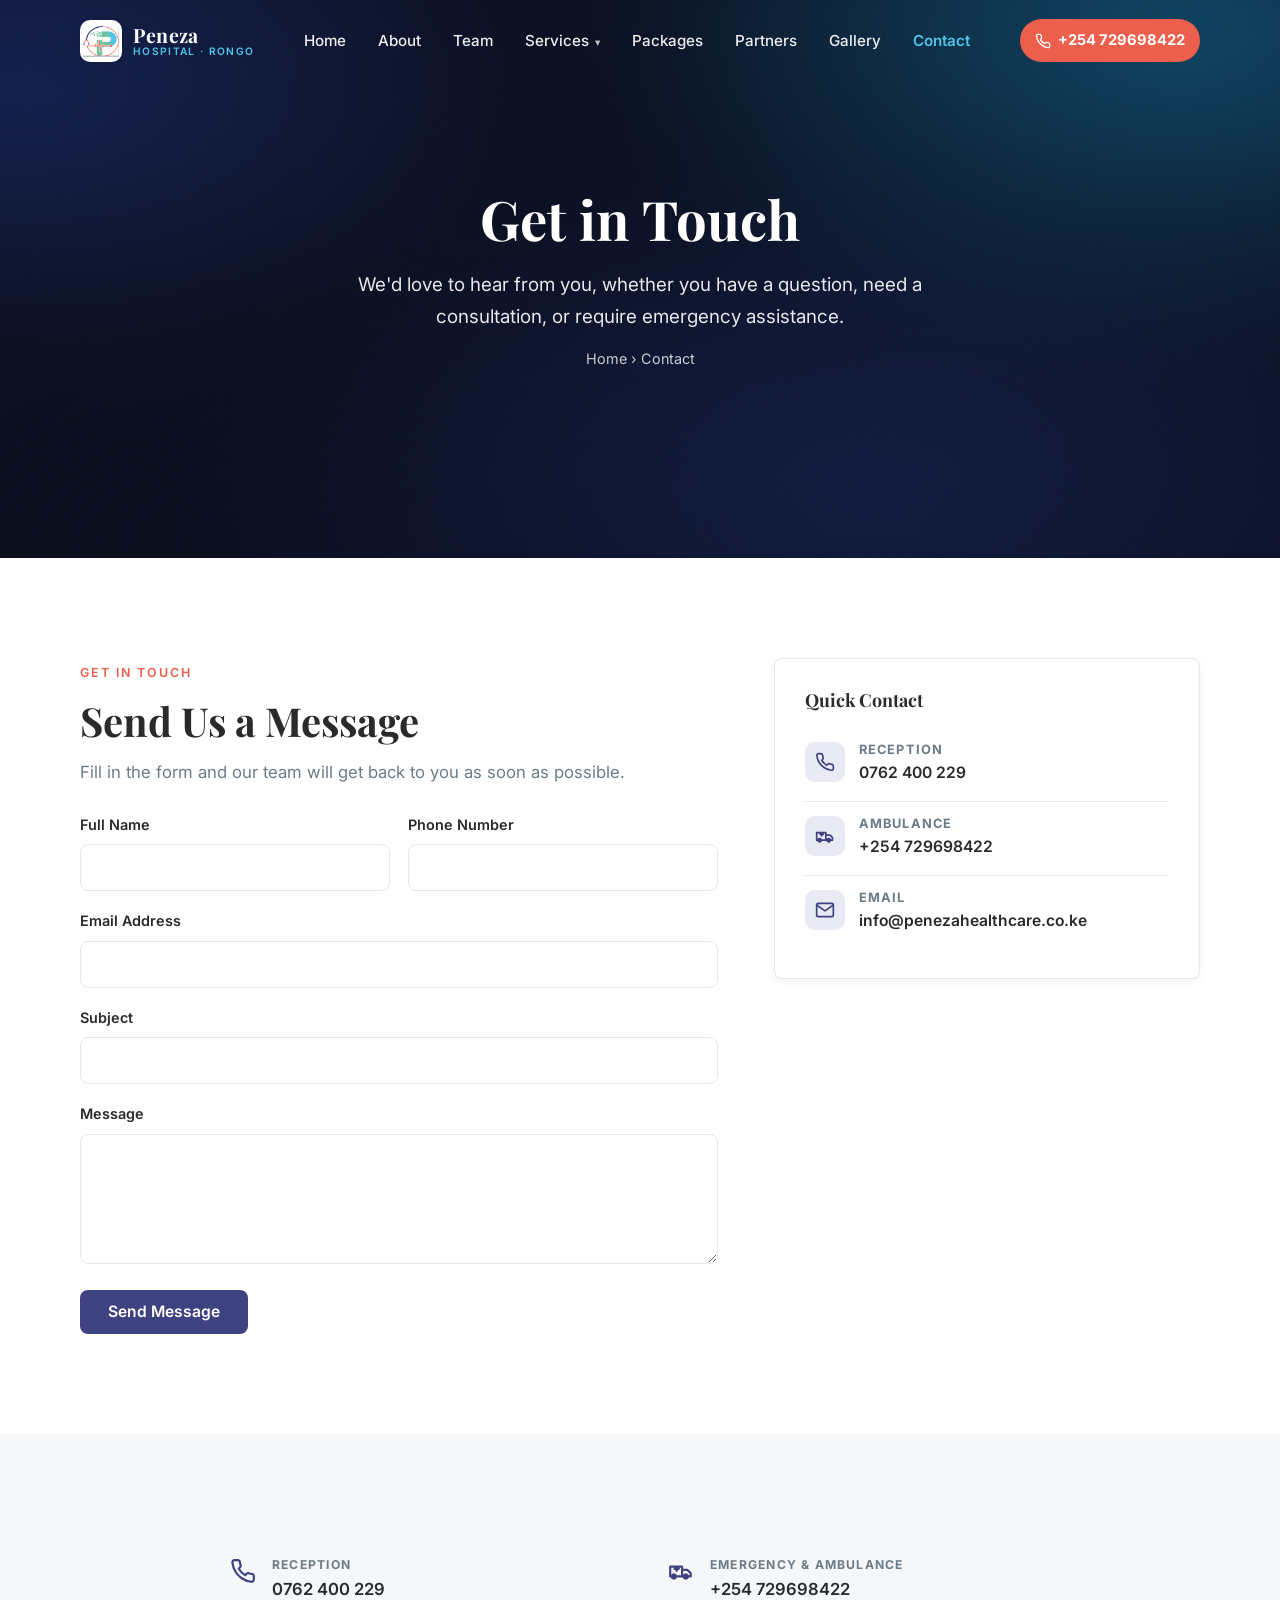
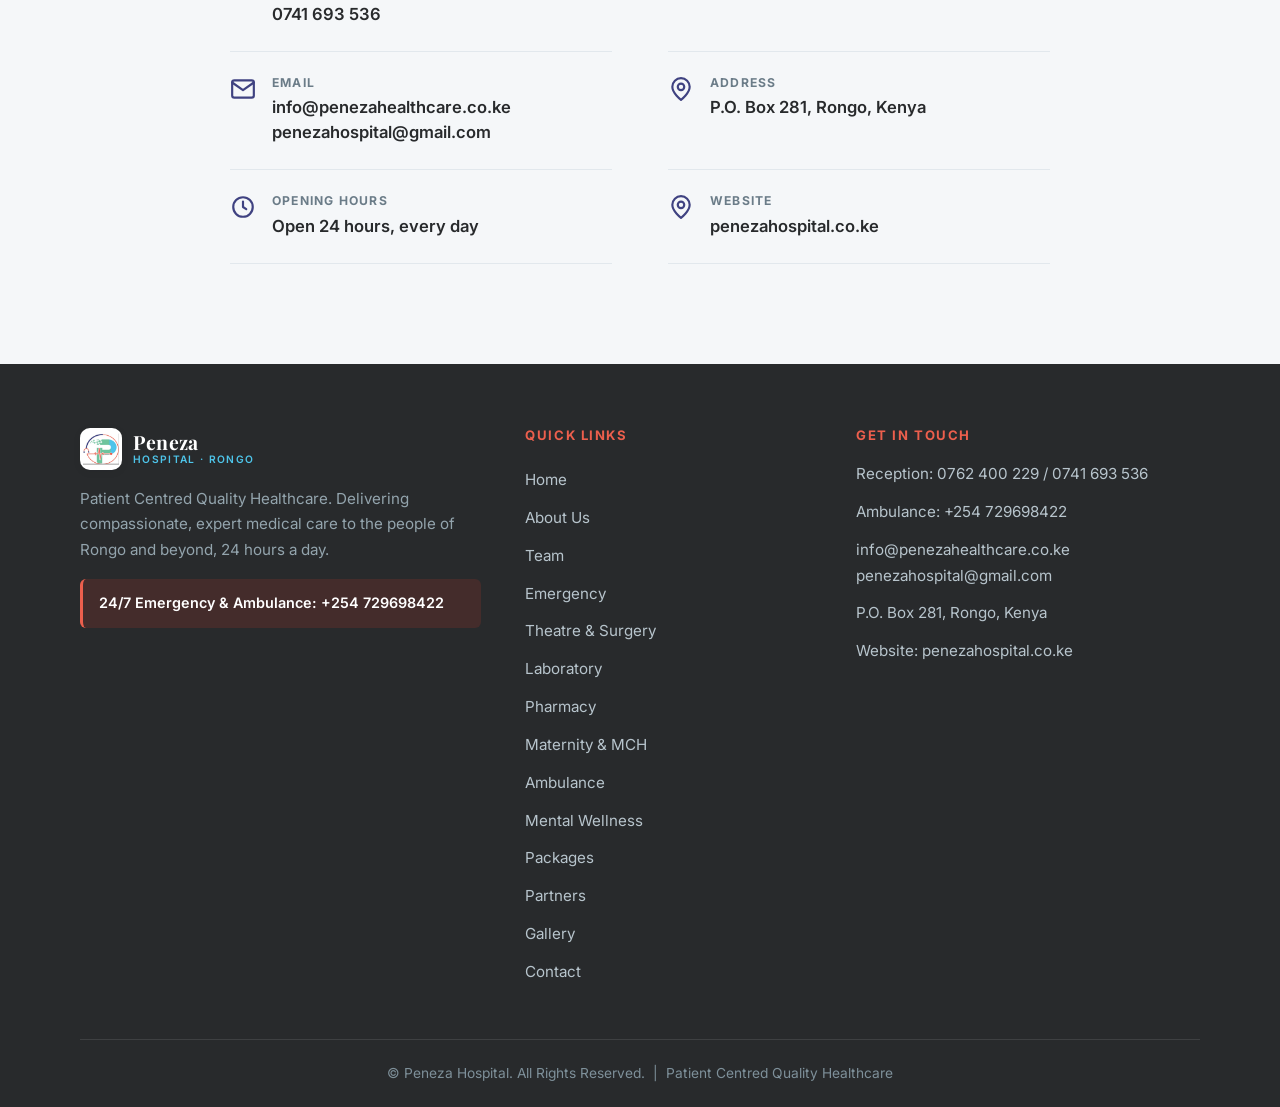
<file: contact.html>
<!DOCTYPE html>
<html lang="en">
<head>
<meta charset="UTF-8">
<meta name="viewport" content="width=device-width, initial-scale=1.0">
<title>Contact Us · Peneza Hospital</title>
<meta name="description" content="Get in touch with Peneza Hospital, Rongo, call, email or send us a message. 24/7 emergency and ambulance services available.">
<link rel="preconnect" href="https://fonts.googleapis.com">
<link rel="preconnect" href="https://fonts.gstatic.com" crossorigin>
<link href="https://fonts.googleapis.com/css2?family=Playfair+Display:wght@500;600;700;800&family=Inter:wght@400;500;600;700&display=swap" rel="stylesheet">
<link rel="icon" type="image/png" href="images/logo-mark.png">
<link rel="stylesheet" href="css/styles.css">
<!-- Google tag (gtag.js) -->
<script async src="https://www.googletagmanager.com/gtag/js?id=G-H69FJ1CBR5"></script>
<script>
  window.dataLayer = window.dataLayer || [];
  function gtag(){dataLayer.push(arguments);}
  gtag('js', new Date());

  gtag('config', 'G-H69FJ1CBR5');
</script>
</head>
<body>
<nav class="nav" id="nav">
  <div class="container nav__inner">
    <a class="logo" href="index.html" aria-label="Peneza Hospital home">
      <span class="logo__mark"><img src="images/logo-mark.png" alt="Peneza Hospital logo"></span>
      <span class="logo__text">
        <span class="logo__name">Peneza</span>
        <span class="logo__tag">Hospital · Rongo</span>
      </span>
    </a>
    <ul class="nav__links">
      <li><a class="navlink" href="index.html">Home</a></li>
      <li><a class="navlink" href="about.html">About</a></li><li><a class="navlink" href="team.html">Team</a></li>
      <li class="has-drop">
        <a class="navlink" href="#" aria-haspopup="true">Services</a>
        <div class="dropdown"><a href="about.html#wards">Inpatient Services</a><a href="emergency.html">Emergency</a><a href="theatre.html">Theatre / Surgery</a><a href="laboratory.html">Laboratory</a><a href="pharmacy.html">Pharmacy</a><a href="maternity.html">Maternity &amp; MCH</a><a href="ambulance.html">Ambulance</a><a href="mental-wellness.html">Mental Wellness</a><a href="contact.html">Outpatient / Special Clinics</a></div>
      </li>
      <li><a class="navlink" href="packages.html">Packages</a></li>
      <li><a class="navlink" href="partners.html">Partners</a></li><li><a class="navlink" href="gallery.html">Gallery</a></li>
      <li><a class="navlink active" href="contact.html">Contact</a></li>
    </ul>
    <div class="nav__actions">
      <a class="nav__emergency" href="tel:+254729698422"><svg viewBox="0 0 24 24" fill="none" stroke="currentColor" stroke-width="2" stroke-linecap="round" stroke-linejoin="round"><path d="M22 16.9v3a2 2 0 0 1-2.2 2 19.8 19.8 0 0 1-8.6-3 19.5 19.5 0 0 1-6-6 19.8 19.8 0 0 1-3-8.6A2 2 0 0 1 4.1 2h3a2 2 0 0 1 2 1.7c.1 1 .4 1.9.7 2.8a2 2 0 0 1-.5 2.1L8.1 9.9a16 16 0 0 0 6 6l1.3-1.3a2 2 0 0 1 2.1-.5c.9.3 1.8.6 2.8.7a2 2 0 0 1 1.7 2z"/></svg><span>+254 729698422</span></a>
      <button class="hamburger" aria-label="Open menu" aria-expanded="false"><span></span><span></span><span></span></button>
    </div>
  </div>
</nav>
<div class="mobile-menu" id="mobileMenu">
  <a href="index.html">Home</a>
  <a href="about.html">About</a>
  <a href="team.html">Team</a>
  <span class="mm-sub">Services</span>
  <a href="about.html#wards">Inpatient Services</a><a href="emergency.html">Emergency</a><a href="theatre.html">Theatre / Surgery</a><a href="laboratory.html">Laboratory</a><a href="pharmacy.html">Pharmacy</a><a href="maternity.html">Maternity &amp; MCH</a><a href="ambulance.html">Ambulance</a><a href="mental-wellness.html">Mental Wellness</a><a href="contact.html">Outpatient / Special Clinics</a>
  <a href="packages.html">Packages</a>
  <a href="partners.html">Partners</a>
  <a href="gallery.html">Gallery</a>
  <a href="contact.html">Contact</a>
  <a class="mm-emergency" href="tel:+254729698422">Emergency: +254 729698422</a>
</div><header class="hero hero--aurora hero--half">
  <div class="hero__aurora"></div>
  <div class="hero__overlay hero__overlay--aurora"></div>
  <div class="hero__content"><div class="container"><h1 data-reveal-text>Get in Touch</h1>
        <p>We'd love to hear from you, whether you have a question, need a consultation, or require emergency assistance.</p>
        <div class="breadcrumb"><a href="index.html">Home</a> &rsaquo; Contact</div></div></div>
</header>
<section class="section"><div class="container">
  <div class="contact-grid">
    <div class="reveal">
      <div class="section-head left" style="margin-bottom:26px"><span class="eyebrow">Get In Touch</span><h2>Send Us a Message</h2>
      <p>Fill in the form and our team will get back to you as soon as possible.</p></div>
      <form action="https://formsubmit.co/info@penezahealthcare.co.ke" method="POST">
        <input type="hidden" name="_subject" value="New message from the Peneza Hospital website">
        <input type="hidden" name="_captcha" value="false">
        <input type="hidden" name="_template" value="table">
        <div class="form-row">
          <div class="form-field"><label for="cf-name">Full Name</label><input type="text" id="cf-name" name="Name" required></div>
          <div class="form-field"><label for="cf-phone">Phone Number</label><input type="tel" id="cf-phone" name="Phone"></div>
        </div>
        <div class="form-field"><label for="cf-email">Email Address</label><input type="email" id="cf-email" name="Email" required></div>
        <div class="form-field"><label for="cf-subject">Subject</label><input type="text" id="cf-subject" name="Subject"></div>
        <div class="form-field"><label for="cf-message">Message</label><textarea id="cf-message" name="Message" required></textarea></div>
        <button class="btn btn--teal" type="submit">Send Message</button>
      </form>
    </div>
    <div class="reveal info-card">
      <h4 style="margin-bottom:18px">Quick Contact</h4>
      <div class="info-row"><span class="ico"><svg viewBox="0 0 24 24" fill="none" stroke="currentColor" stroke-width="2" stroke-linecap="round" stroke-linejoin="round"><path d="M22 16.9v3a2 2 0 0 1-2.2 2 19.8 19.8 0 0 1-8.6-3 19.5 19.5 0 0 1-6-6 19.8 19.8 0 0 1-3-8.6A2 2 0 0 1 4.1 2h3a2 2 0 0 1 2 1.7c.1 1 .4 1.9.7 2.8a2 2 0 0 1-.5 2.1L8.1 9.9a16 16 0 0 0 6 6l1.3-1.3a2 2 0 0 1 2.1-.5c.9.3 1.8.6 2.8.7a2 2 0 0 1 1.7 2z"/></svg></span><div><h4>Reception</h4><p><a href="tel:0762400229">0762 400 229</a></p></div></div>
      <div class="info-row"><span class="ico"><svg viewBox="0 0 24 24" fill="none" stroke="currentColor" stroke-width="2" stroke-linecap="round" stroke-linejoin="round"><path d="M10 10H6m2-2v4M2 8h11v9H2zM13 11h5l3 3v3h-8M7.5 17a2 2 0 1 0 0 .1zM18.5 17a2 2 0 1 0 0 .1z"/></svg></span><div><h4>Ambulance</h4><p><a href="tel:+254729698422">+254 729698422</a></p></div></div>
      <div class="info-row"><span class="ico"><svg viewBox="0 0 24 24" fill="none" stroke="currentColor" stroke-width="2" stroke-linecap="round" stroke-linejoin="round"><rect x="2" y="4" width="20" height="16" rx="2"/><path d="m2 6 10 7 10-7"/></svg></span><div><h4>Email</h4><p><a href="mailto:info@penezahealthcare.co.ke">info@penezahealthcare.co.ke</a></p></div></div>
    </div>
  </div>
</div></section>
<section class="section section--light"><div class="container" style="max-width:900px">
  <div class="contact-info">
    <div class="contact-info__item reveal"><span class="ico"><svg viewBox="0 0 24 24" fill="none" stroke="currentColor" stroke-width="2" stroke-linecap="round" stroke-linejoin="round"><path d="M22 16.9v3a2 2 0 0 1-2.2 2 19.8 19.8 0 0 1-8.6-3 19.5 19.5 0 0 1-6-6 19.8 19.8 0 0 1-3-8.6A2 2 0 0 1 4.1 2h3a2 2 0 0 1 2 1.7c.1 1 .4 1.9.7 2.8a2 2 0 0 1-.5 2.1L8.1 9.9a16 16 0 0 0 6 6l1.3-1.3a2 2 0 0 1 2.1-.5c.9.3 1.8.6 2.8.7a2 2 0 0 1 1.7 2z"/></svg></span><div><h4>Reception</h4><p><a href="tel:0762400229">0762 400 229</a><br><a href="tel:0741693536">0741 693 536</a></p></div></div>
    <div class="contact-info__item reveal"><span class="ico"><svg viewBox="0 0 24 24" fill="none" stroke="currentColor" stroke-width="2" stroke-linecap="round" stroke-linejoin="round"><path d="M10 10H6m2-2v4M2 8h11v9H2zM13 11h5l3 3v3h-8M7.5 17a2 2 0 1 0 0 .1zM18.5 17a2 2 0 1 0 0 .1z"/></svg></span><div><h4>Emergency &amp; Ambulance</h4><p><a href="tel:+254729698422">+254 729698422</a></p></div></div>
    <div class="contact-info__item reveal"><span class="ico"><svg viewBox="0 0 24 24" fill="none" stroke="currentColor" stroke-width="2" stroke-linecap="round" stroke-linejoin="round"><rect x="2" y="4" width="20" height="16" rx="2"/><path d="m2 6 10 7 10-7"/></svg></span><div><h4>Email</h4><p><a href="mailto:info@penezahealthcare.co.ke">info@penezahealthcare.co.ke</a><br><a href="mailto:penezahospital@gmail.com">penezahospital@gmail.com</a></p></div></div>
    <div class="contact-info__item reveal"><span class="ico"><svg viewBox="0 0 24 24" fill="none" stroke="currentColor" stroke-width="2" stroke-linecap="round" stroke-linejoin="round"><path d="M20 10c0 6-8 12-8 12s-8-6-8-12a8 8 0 0 1 16 0z"/><circle cx="12" cy="10" r="3"/></svg></span><div><h4>Address</h4><p>P.O. Box 281, Rongo, Kenya</p></div></div>
    <div class="contact-info__item reveal"><span class="ico"><svg viewBox="0 0 24 24" fill="none" stroke="currentColor" stroke-width="2" stroke-linecap="round" stroke-linejoin="round"><circle cx="12" cy="12" r="9"/><path d="M12 7v5l3 2"/></svg></span><div><h4>Opening Hours</h4><p>Open 24 hours, every day</p></div></div>
    <div class="contact-info__item reveal"><span class="ico"><svg viewBox="0 0 24 24" fill="none" stroke="currentColor" stroke-width="2" stroke-linecap="round" stroke-linejoin="round"><path d="M20 10c0 6-8 12-8 12s-8-6-8-12a8 8 0 0 1 16 0z"/><circle cx="12" cy="10" r="3"/></svg></span><div><h4>Website</h4><p>penezahospital.co.ke</p></div></div>
  </div>
</div></section>
<footer class="footer">
  <div class="container">
    <div class="footer__grid">
      <div>
        <a class="logo" href="index.html">
          <span class="logo__mark"><img src="images/logo-mark.png" alt="Peneza Hospital logo"></span>
          <span class="logo__text"><span class="logo__name">Peneza</span><span class="logo__tag">Hospital · Rongo</span></span>
        </a>
        <p class="footer__tag">Patient Centred Quality Healthcare. Delivering compassionate, expert medical care to the people of Rongo and beyond, 24 hours a day.</p>
        <div class="footer__emergency">24/7 Emergency &amp; Ambulance: +254 729698422</div>
      </div>
      <div>
        <h4>Quick Links</h4>
        <div class="footer__links">
          <a href="index.html">Home</a>
          <a href="about.html">About Us</a>
          <a href="team.html">Team</a>
          <a href="emergency.html">Emergency</a>
          <a href="theatre.html">Theatre &amp; Surgery</a>
          <a href="laboratory.html">Laboratory</a>
          <a href="pharmacy.html">Pharmacy</a>
          <a href="maternity.html">Maternity &amp; MCH</a>
          <a href="ambulance.html">Ambulance</a>
          <a href="mental-wellness.html">Mental Wellness</a>
          <a href="packages.html">Packages</a>
  <a href="partners.html">Partners</a>
          <a href="gallery.html">Gallery</a>
          <a href="contact.html">Contact</a>
        </div>
      </div>
      <div>
        <h4>Get In Touch</h4>
        <div class="footer__contact">
          <p>Reception: <a href="tel:0762400229">0762 400 229</a> / <a href="tel:0741693536">0741 693 536</a></p>
          <p>Ambulance: <a href="tel:+254729698422">+254 729698422</a></p>
          <p><a href="mailto:info@penezahealthcare.co.ke">info@penezahealthcare.co.ke</a><br><a href="mailto:penezahospital@gmail.com">penezahospital@gmail.com</a></p>
          <p>P.O. Box 281, Rongo, Kenya</p>
          <p>Website: penezahospital.co.ke</p>
        </div>
      </div>
    </div>
    <div class="footer__bottom">
      &copy; Peneza Hospital. All Rights Reserved. &nbsp;|&nbsp; Patient Centred Quality Healthcare
    </div>
  </div>
</footer>
<script src="js/script.js"></script>
</body>
</html>
</file>
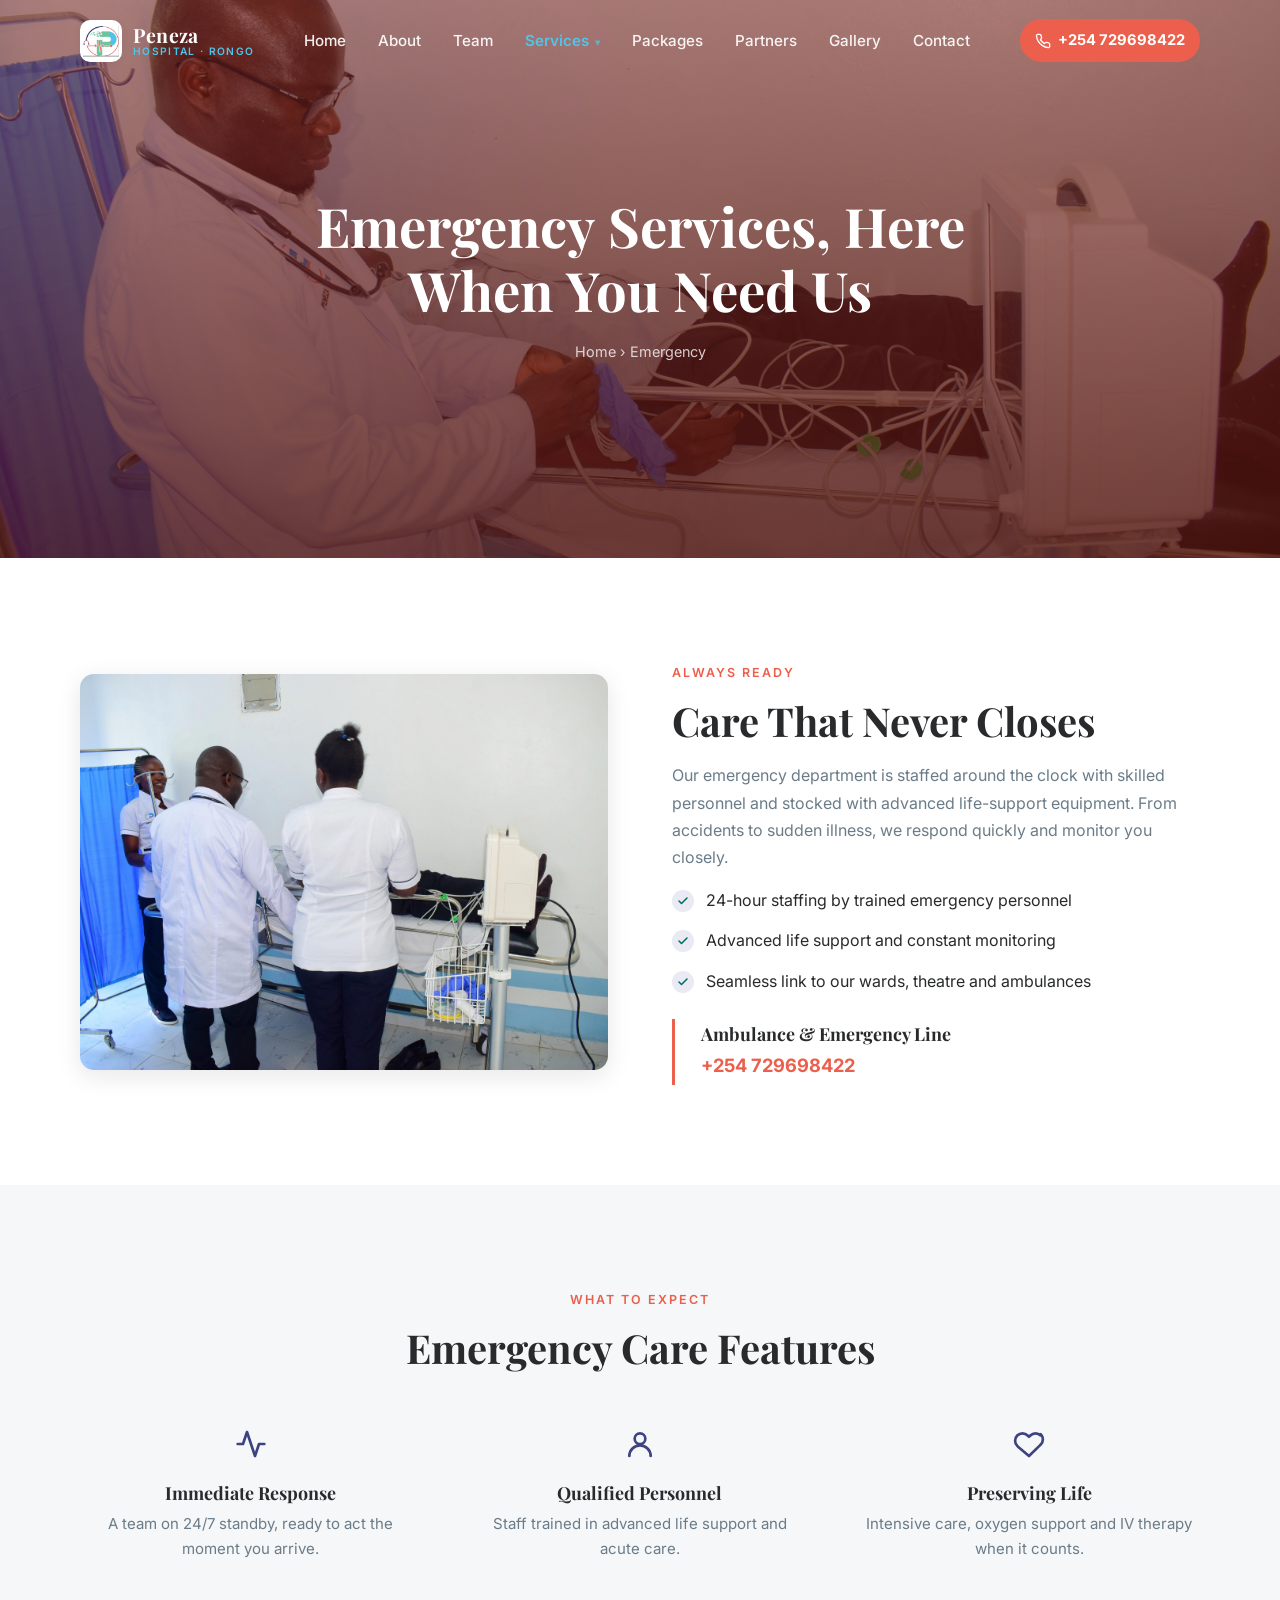
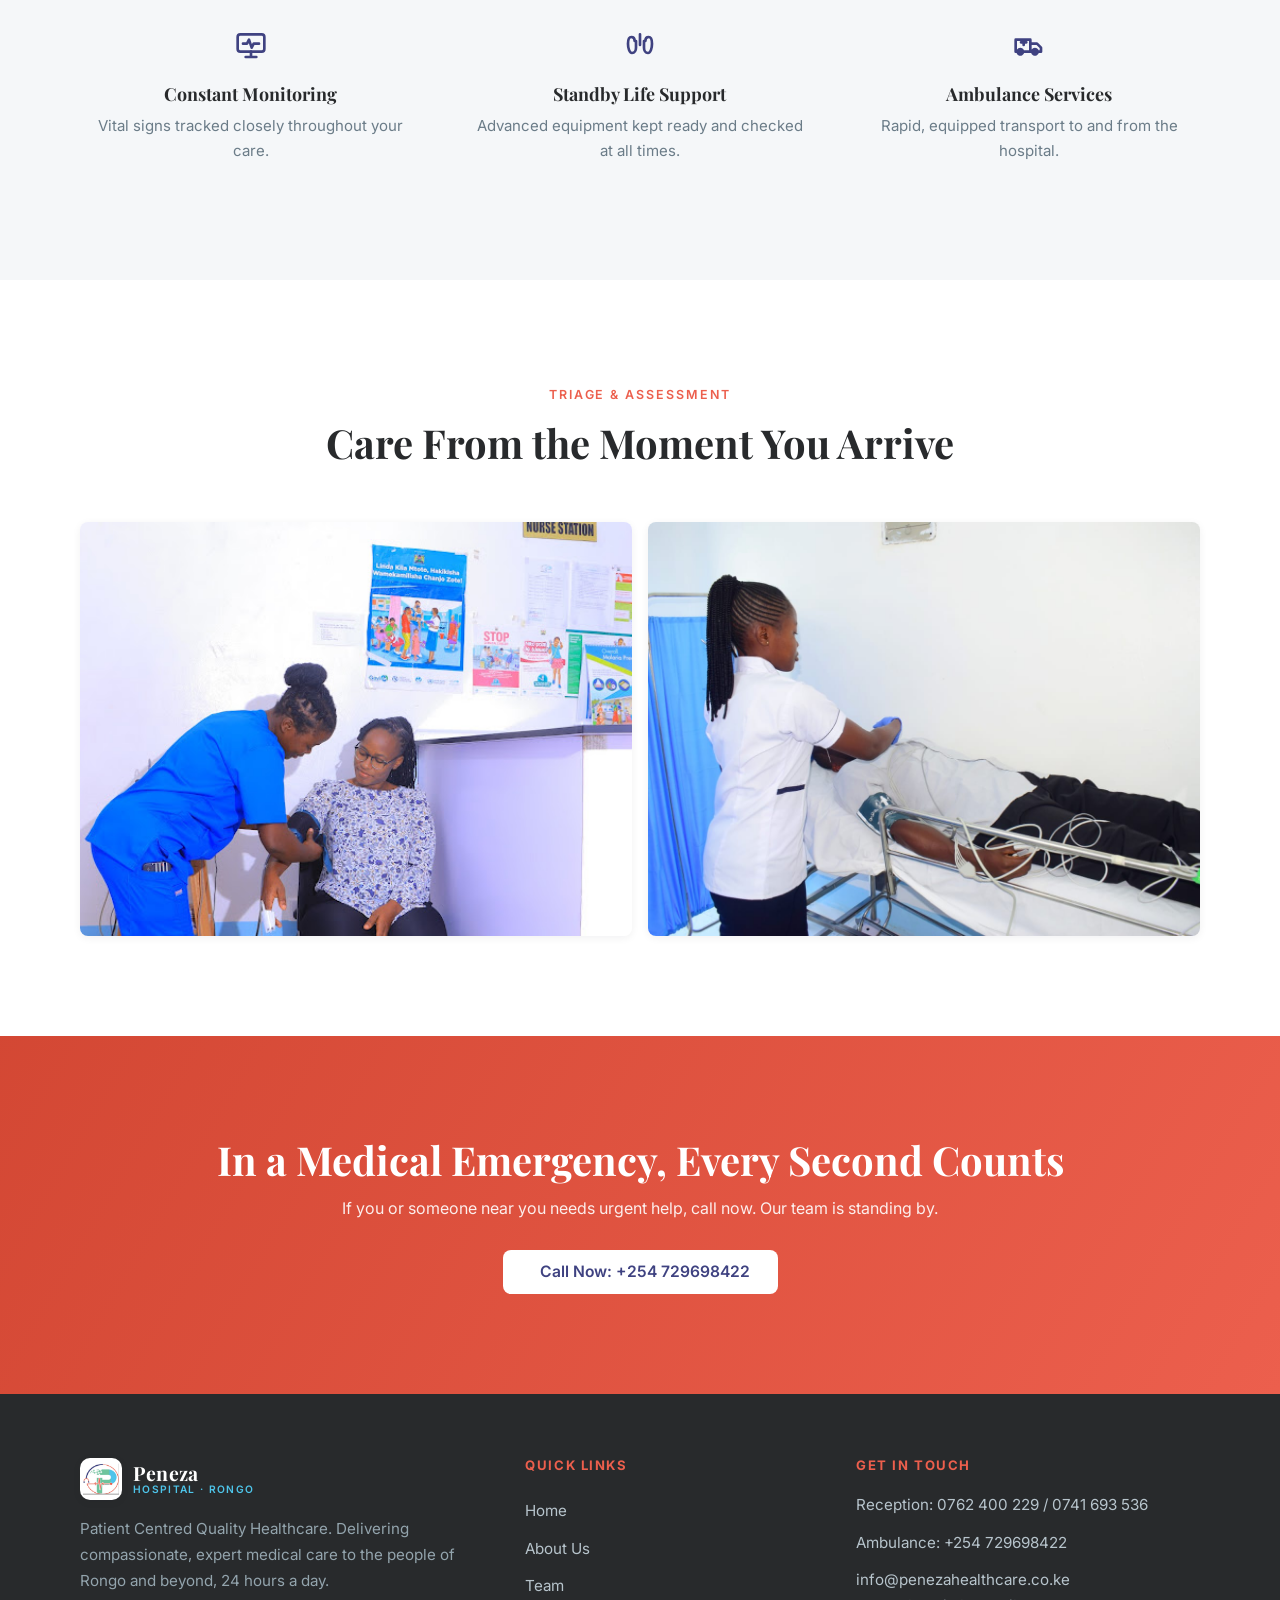
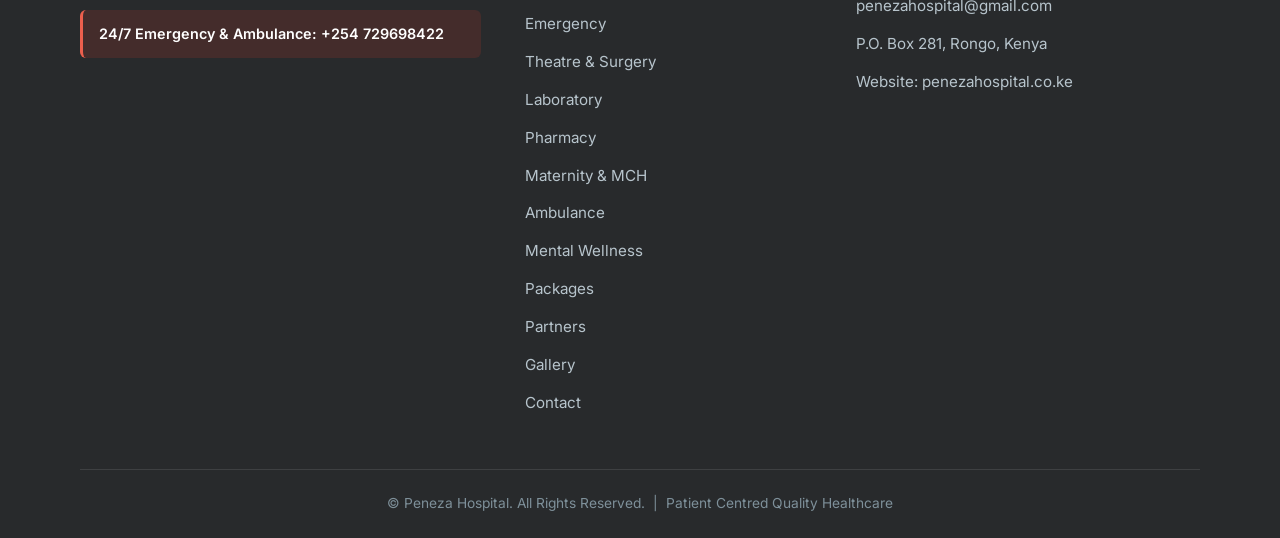
<file: emergency.html>
<!DOCTYPE html>
<html lang="en">
<head>
<meta charset="UTF-8">
<meta name="viewport" content="width=device-width, initial-scale=1.0">
<title>Emergency Services · Peneza Hospital</title>
<meta name="description" content="24/7 emergency care at Peneza Hospital, Rongo, advanced life support, skilled personnel and equipped ambulances always on standby.">
<link rel="preconnect" href="https://fonts.googleapis.com">
<link rel="preconnect" href="https://fonts.gstatic.com" crossorigin>
<link href="https://fonts.googleapis.com/css2?family=Playfair+Display:wght@500;600;700;800&family=Inter:wght@400;500;600;700&display=swap" rel="stylesheet">
<link rel="icon" type="image/png" href="images/logo-mark.png">
<link rel="stylesheet" href="css/styles.css">
<!-- Google tag (gtag.js) -->
<script async src="https://www.googletagmanager.com/gtag/js?id=G-H69FJ1CBR5"></script>
<script>
  window.dataLayer = window.dataLayer || [];
  function gtag(){dataLayer.push(arguments);}
  gtag('js', new Date());

  gtag('config', 'G-H69FJ1CBR5');
</script>
</head>
<body>
<nav class="nav" id="nav">
  <div class="container nav__inner">
    <a class="logo" href="index.html" aria-label="Peneza Hospital home">
      <span class="logo__mark"><img src="images/logo-mark.png" alt="Peneza Hospital logo"></span>
      <span class="logo__text">
        <span class="logo__name">Peneza</span>
        <span class="logo__tag">Hospital · Rongo</span>
      </span>
    </a>
    <ul class="nav__links">
      <li><a class="navlink" href="index.html">Home</a></li>
      <li><a class="navlink" href="about.html">About</a></li><li><a class="navlink" href="team.html">Team</a></li>
      <li class="has-drop">
        <a class="navlink active" href="#" aria-haspopup="true">Services</a>
        <div class="dropdown"><a href="about.html#wards">Inpatient Services</a><a href="emergency.html">Emergency</a><a href="theatre.html">Theatre / Surgery</a><a href="laboratory.html">Laboratory</a><a href="pharmacy.html">Pharmacy</a><a href="maternity.html">Maternity &amp; MCH</a><a href="ambulance.html">Ambulance</a><a href="mental-wellness.html">Mental Wellness</a><a href="contact.html">Outpatient / Special Clinics</a></div>
      </li>
      <li><a class="navlink" href="packages.html">Packages</a></li>
      <li><a class="navlink" href="partners.html">Partners</a></li><li><a class="navlink" href="gallery.html">Gallery</a></li>
      <li><a class="navlink" href="contact.html">Contact</a></li>
    </ul>
    <div class="nav__actions">
      <a class="nav__emergency" href="tel:+254729698422"><svg viewBox="0 0 24 24" fill="none" stroke="currentColor" stroke-width="2" stroke-linecap="round" stroke-linejoin="round"><path d="M22 16.9v3a2 2 0 0 1-2.2 2 19.8 19.8 0 0 1-8.6-3 19.5 19.5 0 0 1-6-6 19.8 19.8 0 0 1-3-8.6A2 2 0 0 1 4.1 2h3a2 2 0 0 1 2 1.7c.1 1 .4 1.9.7 2.8a2 2 0 0 1-.5 2.1L8.1 9.9a16 16 0 0 0 6 6l1.3-1.3a2 2 0 0 1 2.1-.5c.9.3 1.8.6 2.8.7a2 2 0 0 1 1.7 2z"/></svg><span>+254 729698422</span></a>
      <button class="hamburger" aria-label="Open menu" aria-expanded="false"><span></span><span></span><span></span></button>
    </div>
  </div>
</nav>
<div class="mobile-menu" id="mobileMenu">
  <a href="index.html">Home</a>
  <a href="about.html">About</a>
  <a href="team.html">Team</a>
  <span class="mm-sub">Services</span>
  <a href="about.html#wards">Inpatient Services</a><a href="emergency.html">Emergency</a><a href="theatre.html">Theatre / Surgery</a><a href="laboratory.html">Laboratory</a><a href="pharmacy.html">Pharmacy</a><a href="maternity.html">Maternity &amp; MCH</a><a href="ambulance.html">Ambulance</a><a href="mental-wellness.html">Mental Wellness</a><a href="contact.html">Outpatient / Special Clinics</a>
  <a href="packages.html">Packages</a>
  <a href="partners.html">Partners</a>
  <a href="gallery.html">Gallery</a>
  <a href="contact.html">Contact</a>
  <a class="mm-emergency" href="tel:+254729698422">Emergency: +254 729698422</a>
</div><header class="hero hero--half">
  <div class="hero__bg" style="background-image:url('images/emergency/EMERGENCY%201.jpeg')"></div>
  <div class="hero__overlay hero__overlay--red"></div>
  <div class="hero__content"><div class="container"><h1 data-reveal-text>Emergency Services, Here When You Need Us</h1>
        <div class="breadcrumb"><a href="index.html">Home</a> &rsaquo; Emergency</div></div></div>
  
</header>
<section class="section"><div class="container"><div class="split">
  <div class="split__media tilt"><div class="tilt__glare"></div><img src="images/emergency/EMERGENCY%202.jpeg" alt="Peneza Hospital emergency department" loading="lazy"></div>
  <div class="reveal"><span class="eyebrow">Always Ready</span><h2>Care That Never Closes</h2>
  <p>Our emergency department is staffed around the clock with skilled personnel and stocked with advanced life-support equipment. From accidents to sudden illness, we respond quickly and monitor you closely.</p>
  <ul class="checklist">
    <li>24-hour staffing by trained emergency personnel</li>
    <li>Advanced life support and constant monitoring</li>
    <li>Seamless link to our wards, theatre and ambulances</li>
  </ul>
  <div class="callout callout--gold" style="margin-top:24px;border-left-color:#EC5F4D">
    <h4 style="margin-bottom:6px">Ambulance &amp; Emergency Line</h4>
    <p style="margin:0;font-weight:700;font-size:1.15rem;color:#EC5F4D"><a href="tel:+254729698422">+254 729698422</a></p>
  </div></div>
</div></div></section>
<section class="section section--light"><div class="container">
  <div class="section-head"><span class="eyebrow">What To Expect</span><h2>Emergency Care Features</h2></div>
  <div class="grid grid--3"><div class="card feature spotlight reveal"><span class="card__icon"><svg viewBox="0 0 24 24" fill="none" stroke="currentColor" stroke-width="2" stroke-linecap="round" stroke-linejoin="round"><path d="M22 12h-4l-3 9L9 3l-3 9H2"/></svg></span><h4>Immediate Response</h4><p>A team on 24/7 standby, ready to act the moment you arrive.</p></div><div class="card feature spotlight reveal"><span class="card__icon"><svg viewBox="0 0 24 24" fill="none" stroke="currentColor" stroke-width="2" stroke-linecap="round" stroke-linejoin="round"><circle cx="12" cy="8" r="4"/><path d="M4 21a8 8 0 0 1 16 0"/></svg></span><h4>Qualified Personnel</h4><p>Staff trained in advanced life support and acute care.</p></div><div class="card feature spotlight reveal"><span class="card__icon"><svg viewBox="0 0 24 24" fill="none" stroke="currentColor" stroke-width="2" stroke-linecap="round" stroke-linejoin="round"><path d="M20.8 5.6a5.5 5.5 0 0 0-7.8 0L12 6.6l-1-1a5.5 5.5 0 0 0-7.8 7.8l1 1L12 21l7.8-7.6 1-1a5.5 5.5 0 0 0 0-7.8z"/></svg></span><h4>Preserving Life</h4><p>Intensive care, oxygen support and IV therapy when it counts.</p></div><div class="card feature spotlight reveal"><span class="card__icon"><svg viewBox="0 0 24 24" fill="none" stroke="currentColor" stroke-width="2" stroke-linecap="round" stroke-linejoin="round"><rect x="2" y="4" width="20" height="13" rx="2"/><path d="M6 11h3l1.5-3 2 6 1.5-3H18M8 21h8M12 17v4"/></svg></span><h4>Constant Monitoring</h4><p>Vital signs tracked closely throughout your care.</p></div><div class="card feature spotlight reveal"><span class="card__icon"><svg viewBox="0 0 24 24" fill="none" stroke="currentColor" stroke-width="2" stroke-linecap="round" stroke-linejoin="round"><path d="M12 4v8M8 9c0-2-1-3-2.5-3S3 8 3 11s1 7 3 7 3-2 3-4V9zM16 9c0-2 1-3 2.5-3S21 8 21 11s-1 7-3 7-3-2-3-4V9z"/></svg></span><h4>Standby Life Support</h4><p>Advanced equipment kept ready and checked at all times.</p></div><div class="card feature spotlight reveal"><span class="card__icon"><svg viewBox="0 0 24 24" fill="none" stroke="currentColor" stroke-width="2" stroke-linecap="round" stroke-linejoin="round"><path d="M10 10H6m2-2v4M2 8h11v9H2zM13 11h5l3 3v3h-8M7.5 17a2 2 0 1 0 0 .1zM18.5 17a2 2 0 1 0 0 .1z"/></svg></span><h4>Ambulance Services</h4><p>Rapid, equipped transport to and from the hospital.</p></div></div>
</div></section>
<section class="section"><div class="container">
  <div class="section-head"><span class="eyebrow">Triage &amp; Assessment</span><h2>Care From the Moment You Arrive</h2></div>
  <div class="photo-strip">
    <img src="images/emergency/triage-bp.jpeg" alt="Triage at Peneza Hospital" loading="lazy">
    <img src="images/emergency/triage-monitor.jpeg" alt="Patient monitoring at Peneza Hospital emergency" loading="lazy">
  </div>
</div></section>
<section class="section emergency-banner"><div class="container">
  <h2>In a Medical Emergency, Every Second Counts</h2>
  <p>If you or someone near you needs urgent help, call now. Our team is standing by.</p>
  <div class="emergency-banner__btns"><a class="btn btn--white" href="tel:+254729698422"><svg viewBox="0 0 24 24" fill="none" stroke="currentColor" stroke-width="2" stroke-linecap="round" stroke-linejoin="round"><path d="M22 16.9v3a2 2 0 0 1-2.2 2 19.8 19.8 0 0 1-8.6-3 19.5 19.5 0 0 1-6-6 19.8 19.8 0 0 1-3-8.6A2 2 0 0 1 4.1 2h3a2 2 0 0 1 2 1.7c.1 1 .4 1.9.7 2.8a2 2 0 0 1-.5 2.1L8.1 9.9a16 16 0 0 0 6 6l1.3-1.3a2 2 0 0 1 2.1-.5c.9.3 1.8.6 2.8.7a2 2 0 0 1 1.7 2z"/></svg> Call Now: +254 729698422</a></div>
</div></section>
<footer class="footer">
  <div class="container">
    <div class="footer__grid">
      <div>
        <a class="logo" href="index.html">
          <span class="logo__mark"><img src="images/logo-mark.png" alt="Peneza Hospital logo"></span>
          <span class="logo__text"><span class="logo__name">Peneza</span><span class="logo__tag">Hospital · Rongo</span></span>
        </a>
        <p class="footer__tag">Patient Centred Quality Healthcare. Delivering compassionate, expert medical care to the people of Rongo and beyond, 24 hours a day.</p>
        <div class="footer__emergency">24/7 Emergency &amp; Ambulance: +254 729698422</div>
      </div>
      <div>
        <h4>Quick Links</h4>
        <div class="footer__links">
          <a href="index.html">Home</a>
          <a href="about.html">About Us</a>
          <a href="team.html">Team</a>
          <a href="emergency.html">Emergency</a>
          <a href="theatre.html">Theatre &amp; Surgery</a>
          <a href="laboratory.html">Laboratory</a>
          <a href="pharmacy.html">Pharmacy</a>
          <a href="maternity.html">Maternity &amp; MCH</a>
          <a href="ambulance.html">Ambulance</a>
          <a href="mental-wellness.html">Mental Wellness</a>
          <a href="packages.html">Packages</a>
  <a href="partners.html">Partners</a>
          <a href="gallery.html">Gallery</a>
          <a href="contact.html">Contact</a>
        </div>
      </div>
      <div>
        <h4>Get In Touch</h4>
        <div class="footer__contact">
          <p>Reception: <a href="tel:0762400229">0762 400 229</a> / <a href="tel:0741693536">0741 693 536</a></p>
          <p>Ambulance: <a href="tel:+254729698422">+254 729698422</a></p>
          <p><a href="mailto:info@penezahealthcare.co.ke">info@penezahealthcare.co.ke</a><br><a href="mailto:penezahospital@gmail.com">penezahospital@gmail.com</a></p>
          <p>P.O. Box 281, Rongo, Kenya</p>
          <p>Website: penezahospital.co.ke</p>
        </div>
      </div>
    </div>
    <div class="footer__bottom">
      &copy; Peneza Hospital. All Rights Reserved. &nbsp;|&nbsp; Patient Centred Quality Healthcare
    </div>
  </div>
</footer>
<script src="js/script.js"></script>
</body>
</html>
</file>
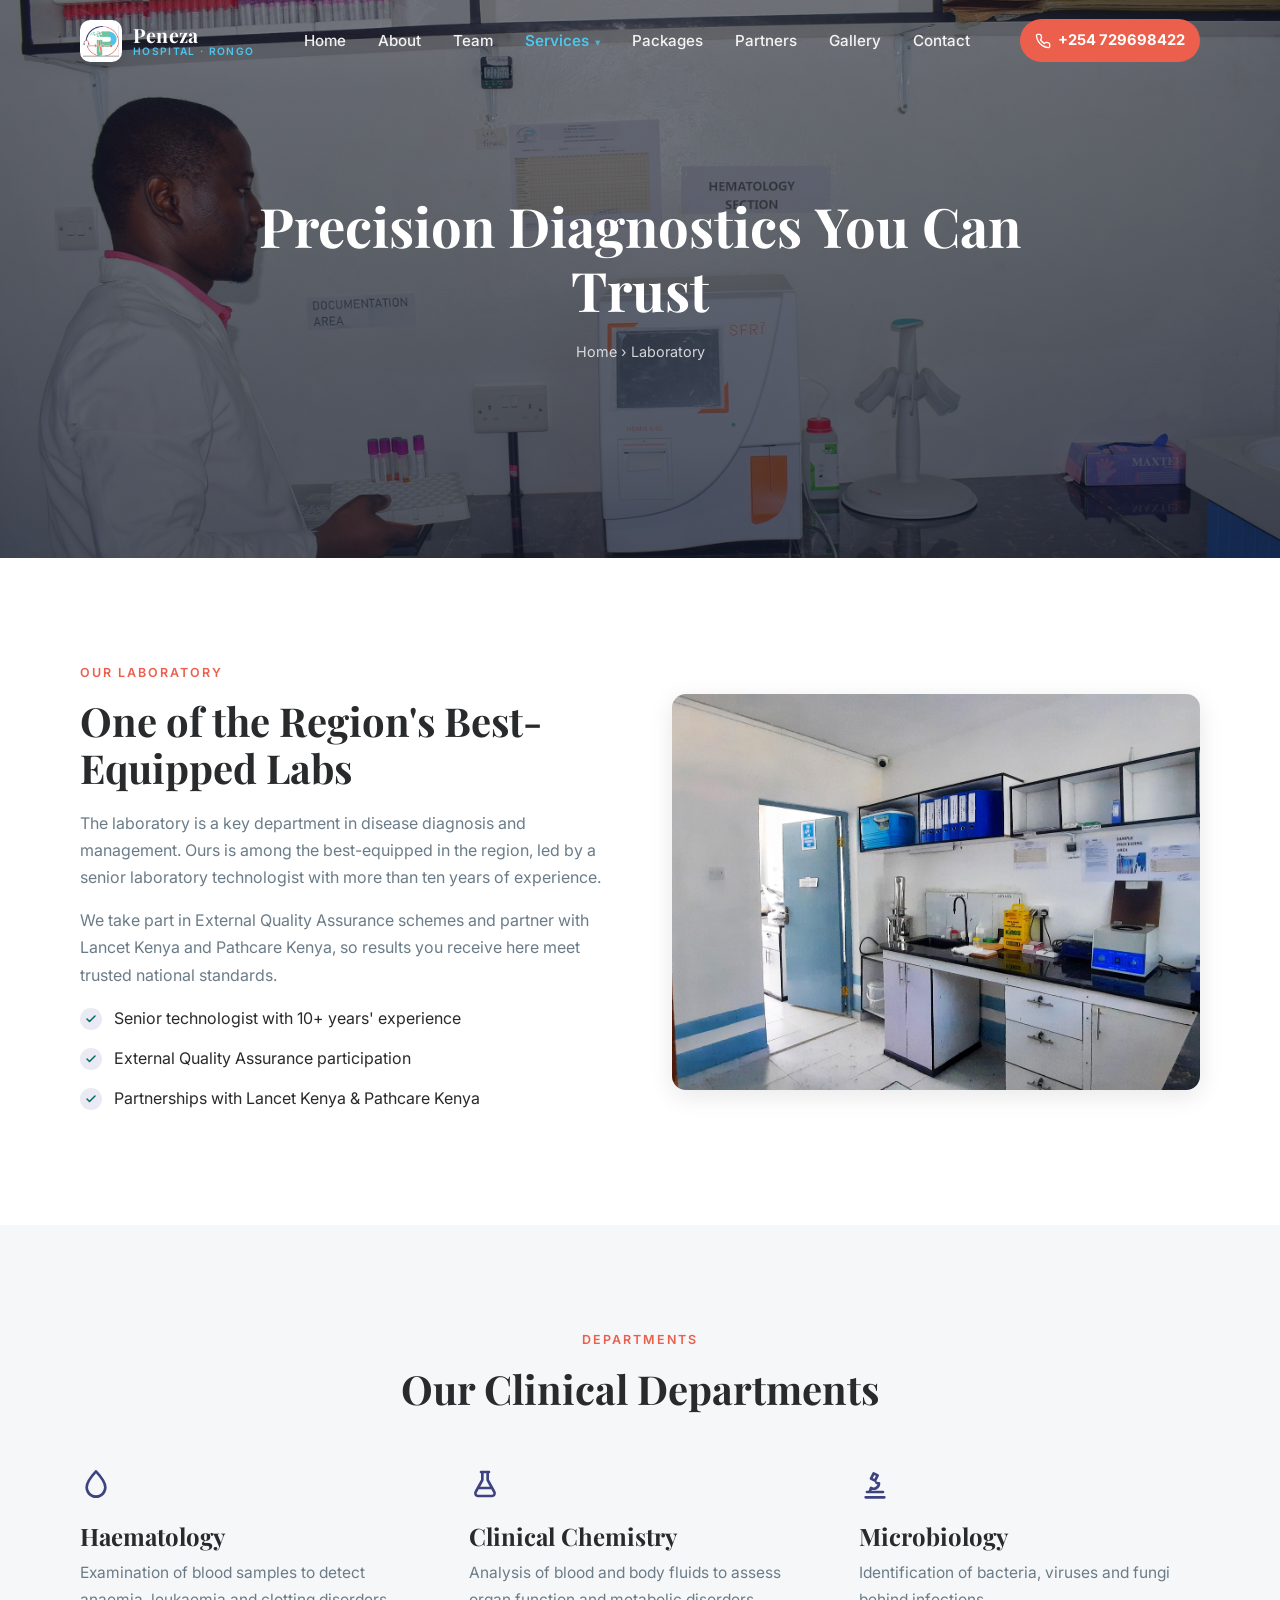
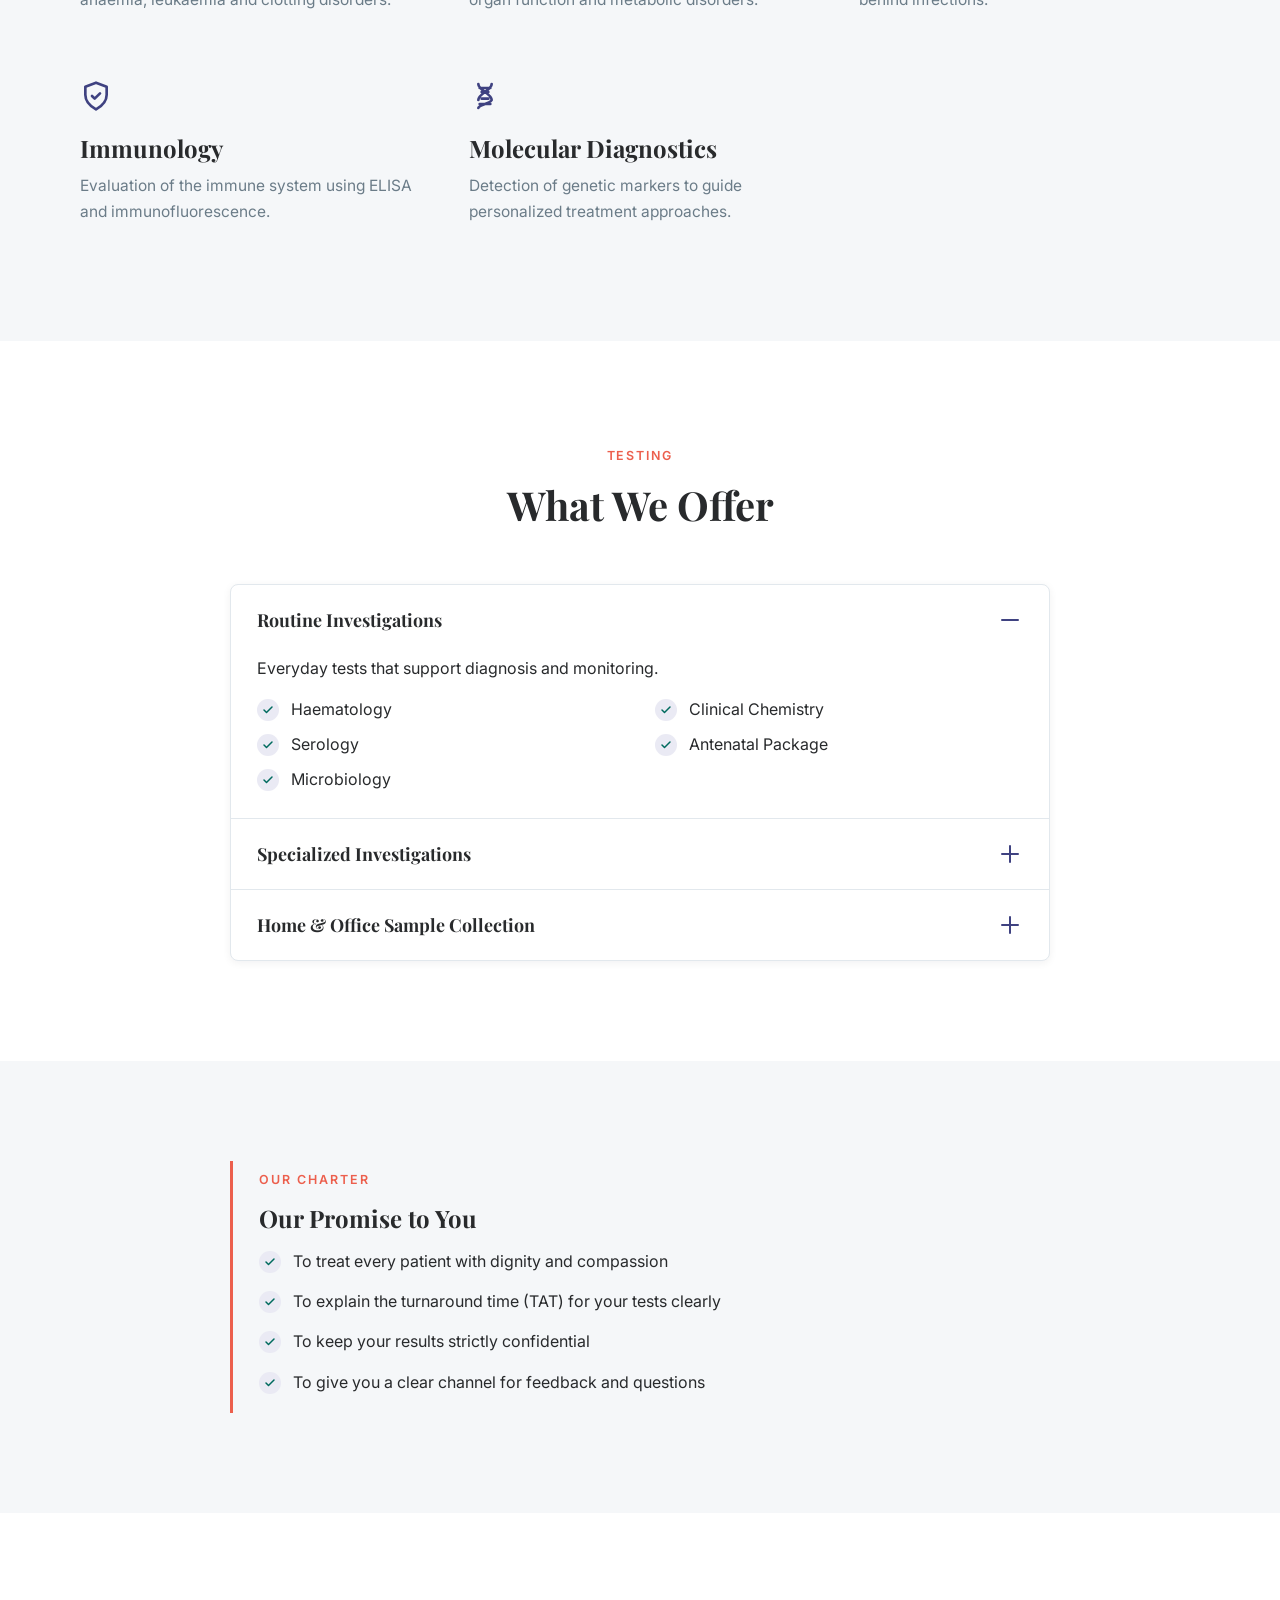
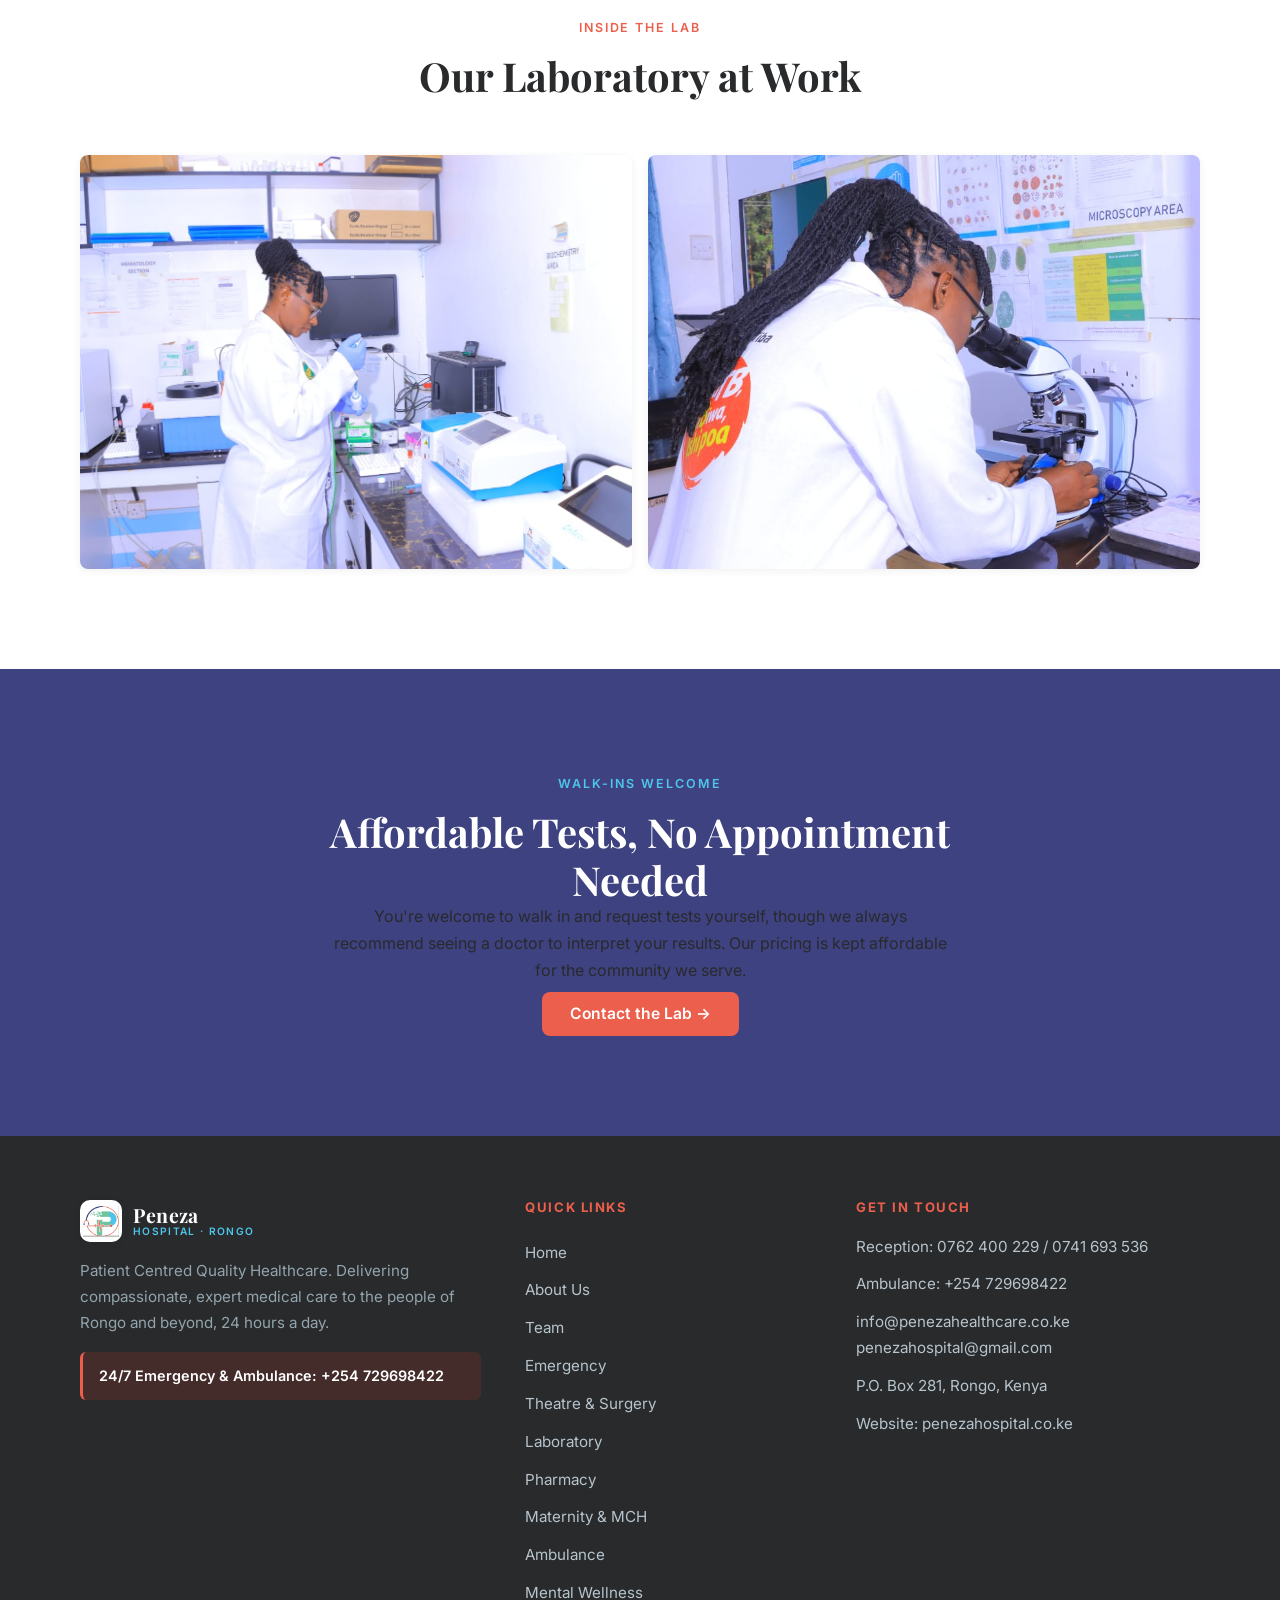
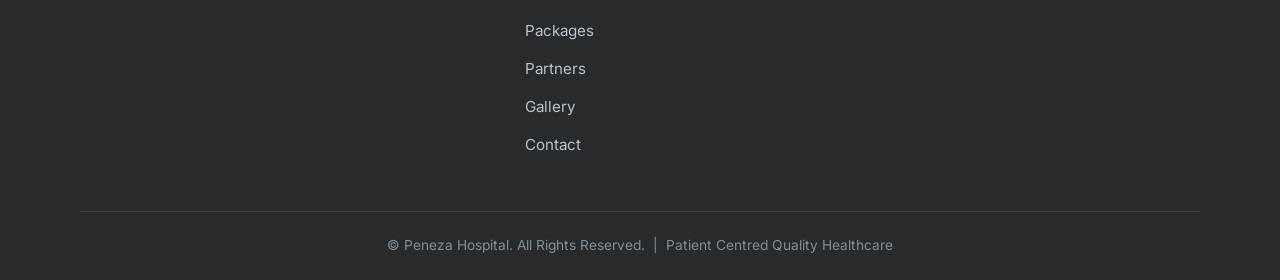
<file: laboratory.html>
<!DOCTYPE html>
<html lang="en">
<head>
<meta charset="UTF-8">
<meta name="viewport" content="width=device-width, initial-scale=1.0">
<title>Laboratory Services · Peneza Hospital</title>
<meta name="description" content="Precision diagnostics you can trust at Peneza Hospital Laboratory, Rongo, routine and specialized tests with external quality assurance.">
<link rel="preconnect" href="https://fonts.googleapis.com">
<link rel="preconnect" href="https://fonts.gstatic.com" crossorigin>
<link href="https://fonts.googleapis.com/css2?family=Playfair+Display:wght@500;600;700;800&family=Inter:wght@400;500;600;700&display=swap" rel="stylesheet">
<link rel="icon" type="image/png" href="images/logo-mark.png">
<link rel="stylesheet" href="css/styles.css">
<!-- Google tag (gtag.js) -->
<script async src="https://www.googletagmanager.com/gtag/js?id=G-H69FJ1CBR5"></script>
<script>
  window.dataLayer = window.dataLayer || [];
  function gtag(){dataLayer.push(arguments);}
  gtag('js', new Date());

  gtag('config', 'G-H69FJ1CBR5');
</script>
</head>
<body>
<nav class="nav" id="nav">
  <div class="container nav__inner">
    <a class="logo" href="index.html" aria-label="Peneza Hospital home">
      <span class="logo__mark"><img src="images/logo-mark.png" alt="Peneza Hospital logo"></span>
      <span class="logo__text">
        <span class="logo__name">Peneza</span>
        <span class="logo__tag">Hospital · Rongo</span>
      </span>
    </a>
    <ul class="nav__links">
      <li><a class="navlink" href="index.html">Home</a></li>
      <li><a class="navlink" href="about.html">About</a></li><li><a class="navlink" href="team.html">Team</a></li>
      <li class="has-drop">
        <a class="navlink active" href="#" aria-haspopup="true">Services</a>
        <div class="dropdown"><a href="about.html#wards">Inpatient Services</a><a href="emergency.html">Emergency</a><a href="theatre.html">Theatre / Surgery</a><a href="laboratory.html">Laboratory</a><a href="pharmacy.html">Pharmacy</a><a href="maternity.html">Maternity &amp; MCH</a><a href="ambulance.html">Ambulance</a><a href="mental-wellness.html">Mental Wellness</a><a href="contact.html">Outpatient / Special Clinics</a></div>
      </li>
      <li><a class="navlink" href="packages.html">Packages</a></li>
      <li><a class="navlink" href="partners.html">Partners</a></li><li><a class="navlink" href="gallery.html">Gallery</a></li>
      <li><a class="navlink" href="contact.html">Contact</a></li>
    </ul>
    <div class="nav__actions">
      <a class="nav__emergency" href="tel:+254729698422"><svg viewBox="0 0 24 24" fill="none" stroke="currentColor" stroke-width="2" stroke-linecap="round" stroke-linejoin="round"><path d="M22 16.9v3a2 2 0 0 1-2.2 2 19.8 19.8 0 0 1-8.6-3 19.5 19.5 0 0 1-6-6 19.8 19.8 0 0 1-3-8.6A2 2 0 0 1 4.1 2h3a2 2 0 0 1 2 1.7c.1 1 .4 1.9.7 2.8a2 2 0 0 1-.5 2.1L8.1 9.9a16 16 0 0 0 6 6l1.3-1.3a2 2 0 0 1 2.1-.5c.9.3 1.8.6 2.8.7a2 2 0 0 1 1.7 2z"/></svg><span>+254 729698422</span></a>
      <button class="hamburger" aria-label="Open menu" aria-expanded="false"><span></span><span></span><span></span></button>
    </div>
  </div>
</nav>
<div class="mobile-menu" id="mobileMenu">
  <a href="index.html">Home</a>
  <a href="about.html">About</a>
  <a href="team.html">Team</a>
  <span class="mm-sub">Services</span>
  <a href="about.html#wards">Inpatient Services</a><a href="emergency.html">Emergency</a><a href="theatre.html">Theatre / Surgery</a><a href="laboratory.html">Laboratory</a><a href="pharmacy.html">Pharmacy</a><a href="maternity.html">Maternity &amp; MCH</a><a href="ambulance.html">Ambulance</a><a href="mental-wellness.html">Mental Wellness</a><a href="contact.html">Outpatient / Special Clinics</a>
  <a href="packages.html">Packages</a>
  <a href="partners.html">Partners</a>
  <a href="gallery.html">Gallery</a>
  <a href="contact.html">Contact</a>
  <a class="mm-emergency" href="tel:+254729698422">Emergency: +254 729698422</a>
</div><header class="hero hero--half">
  <div class="hero__bg" style="background-image:url('images/laboratory/LABA%201.jpeg')"></div>
  <div class="hero__overlay hero__overlay--dark"></div>
  <div class="hero__content"><div class="container"><h1 data-reveal-text>Precision Diagnostics You Can Trust</h1>
        <div class="breadcrumb"><a href="index.html">Home</a> &rsaquo; Laboratory</div></div></div>
  
</header>
<section class="section"><div class="container"><div class="split">
  <div class="reveal"><span class="eyebrow">Our Laboratory</span><h2>One of the Region's Best-Equipped Labs</h2>
  <p>The laboratory is a key department in disease diagnosis and management. Ours is among the best-equipped in the region, led by a senior laboratory technologist with more than ten years of experience.</p>
  <p>We take part in External Quality Assurance schemes and partner with Lancet Kenya and Pathcare Kenya, so results you receive here meet trusted national standards.</p>
  <ul class="checklist">
    <li>Senior technologist with 10+ years' experience</li>
    <li>External Quality Assurance participation</li>
    <li>Partnerships with Lancet Kenya &amp; Pathcare Kenya</li>
  </ul></div>
  <div class="split__media tilt"><div class="tilt__glare"></div><img src="images/laboratory/LAB%202.jpeg" alt="Peneza Hospital laboratory equipment" loading="lazy"></div>
</div></div></section>
<section class="section section--light"><div class="container">
  <div class="section-head"><span class="eyebrow">Departments</span><h2>Our Clinical Departments</h2></div>
  <div class="grid grid--3"><div class="card spotlight reveal"><span class="card__icon"><svg viewBox="0 0 24 24" fill="none" stroke="currentColor" stroke-width="2" stroke-linecap="round" stroke-linejoin="round"><path d="M12 2.5S5 10 5 14.5a7 7 0 0 0 14 0C19 10 12 2.5 12 2.5z"/></svg></span><h3>Haematology</h3><p>Examination of blood samples to detect anaemia, leukaemia and clotting disorders.</p></div><div class="card spotlight reveal"><span class="card__icon"><svg viewBox="0 0 24 24" fill="none" stroke="currentColor" stroke-width="2" stroke-linecap="round" stroke-linejoin="round"><path d="M9 3h6M10 3v6l-5 9a2 2 0 0 0 2 3h10a2 2 0 0 0 2-3l-5-9V3M7.5 15h9"/></svg></span><h3>Clinical Chemistry</h3><p>Analysis of blood and body fluids to assess organ function and metabolic disorders.</p></div><div class="card spotlight reveal"><span class="card__icon"><svg viewBox="0 0 24 24" fill="none" stroke="currentColor" stroke-width="2" stroke-linecap="round" stroke-linejoin="round"><path d="M6 18h12M8 18l1-3M9 15a4 4 0 0 0 6-3.5M11 4l3 1.5-2 4-3-1.5zM13 11l1.5.7M5 22h14"/></svg></span><h3>Microbiology</h3><p>Identification of bacteria, viruses and fungi behind infections.</p></div><div class="card spotlight reveal"><span class="card__icon"><svg viewBox="0 0 24 24" fill="none" stroke="currentColor" stroke-width="2" stroke-linecap="round" stroke-linejoin="round"><path d="M12 2 4 5v6c0 5 3.5 8.5 8 11 4.5-2.5 8-6 8-11V5z"/><path d="m9 12 2 2 4-4"/></svg></span><h3>Immunology</h3><p>Evaluation of the immune system using ELISA and immunofluorescence.</p></div><div class="card spotlight reveal"><span class="card__icon"><svg viewBox="0 0 24 24" fill="none" stroke="currentColor" stroke-width="2" stroke-linecap="round" stroke-linejoin="round"><path d="M7 3c0 5 10 7 10 12M17 3C17 8 7 10 7 15M7 21c0-2 10-4 10-6M8 6h8M8 18h8M9.5 9h5M9.5 14h5"/></svg></span><h3>Molecular Diagnostics</h3><p>Detection of genetic markers to guide personalized treatment approaches.</p></div></div>
</div></section>
<section class="section"><div class="container">
  <div class="section-head"><span class="eyebrow">Testing</span><h2>What We Offer</h2></div>
  <div class="accordion" style="max-width:820px;margin:0 auto"><div class="acc-item open"><button class="acc-head">Routine Investigations<span class="plus"></span></button>
          <div class="acc-body" style="max-height:400px"><div class="acc-body__inner"><p style="margin-bottom:14px">Everyday tests that support diagnosis and monitoring.</p><ul class="checklist"><li>Haematology</li><li>Serology</li><li>Microbiology</li><li>Clinical Chemistry</li><li>Antenatal Package</li></ul></div></div></div><div class="acc-item"><button class="acc-head">Specialized Investigations<span class="plus"></span></button>
          <div class="acc-body"><div class="acc-body__inner"><p style="margin-bottom:14px">Advanced testing for specific conditions.</p><ul class="checklist"><li>Hormone Profiles</li><li>Infectious Disease Markers</li><li>Cardiac Markers</li><li>Tumor Markers</li></ul></div></div></div><div class="acc-item"><button class="acc-head">Home &amp; Office Sample Collection<span class="plus"></span></button>
          <div class="acc-body"><div class="acc-body__inner"><p style="margin-bottom:14px">Can't come to us? We can come to you.</p><ul class="checklist"><li>Sample collection at home or office</li><li>Convenient scheduling</li><li>Same trusted quality standards</li></ul></div></div></div></div>
</div></section>
<section class="section section--light"><div class="container">
  <div class="callout callout--gold reveal" style="max-width:820px;margin:0 auto">
    <span class="eyebrow">Our Charter</span><h3>Our Promise to You</h3>
    <ul class="checklist">
      <li>To treat every patient with dignity and compassion</li>
      <li>To explain the turnaround time (TAT) for your tests clearly</li>
      <li>To keep your results strictly confidential</li>
      <li>To give you a clear channel for feedback and questions</li>
    </ul>
  </div>
</div></section>
<section class="section"><div class="container">
  <div class="section-head"><span class="eyebrow">Inside the Lab</span><h2>Our Laboratory at Work</h2></div>
  <div class="photo-strip">
    <img src="images/laboratory/lab-biochem.jpeg" alt="Biochemistry section at Peneza Hospital laboratory" loading="lazy">
    <img src="images/laboratory/lab-microscopy.jpeg" alt="Microscopy at Peneza Hospital laboratory" loading="lazy">
  </div>
</div></section>
<section class="section section--teal"><div class="container" style="text-align:center;max-width:700px">
  <span class="eyebrow">Walk-Ins Welcome</span><h2>Affordable Tests, No Appointment Needed</h2>
  <p>You're welcome to walk in and request tests yourself, though we always recommend seeing a doctor to interpret your results. Our pricing is kept affordable for the community we serve.</p>
  <div class="emergency-banner__btns" style="margin-top:8px"><a class="btn btn--gold" href="contact.html">Contact the Lab &rarr;</a></div>
</div></section>
<footer class="footer">
  <div class="container">
    <div class="footer__grid">
      <div>
        <a class="logo" href="index.html">
          <span class="logo__mark"><img src="images/logo-mark.png" alt="Peneza Hospital logo"></span>
          <span class="logo__text"><span class="logo__name">Peneza</span><span class="logo__tag">Hospital · Rongo</span></span>
        </a>
        <p class="footer__tag">Patient Centred Quality Healthcare. Delivering compassionate, expert medical care to the people of Rongo and beyond, 24 hours a day.</p>
        <div class="footer__emergency">24/7 Emergency &amp; Ambulance: +254 729698422</div>
      </div>
      <div>
        <h4>Quick Links</h4>
        <div class="footer__links">
          <a href="index.html">Home</a>
          <a href="about.html">About Us</a>
          <a href="team.html">Team</a>
          <a href="emergency.html">Emergency</a>
          <a href="theatre.html">Theatre &amp; Surgery</a>
          <a href="laboratory.html">Laboratory</a>
          <a href="pharmacy.html">Pharmacy</a>
          <a href="maternity.html">Maternity &amp; MCH</a>
          <a href="ambulance.html">Ambulance</a>
          <a href="mental-wellness.html">Mental Wellness</a>
          <a href="packages.html">Packages</a>
  <a href="partners.html">Partners</a>
          <a href="gallery.html">Gallery</a>
          <a href="contact.html">Contact</a>
        </div>
      </div>
      <div>
        <h4>Get In Touch</h4>
        <div class="footer__contact">
          <p>Reception: <a href="tel:0762400229">0762 400 229</a> / <a href="tel:0741693536">0741 693 536</a></p>
          <p>Ambulance: <a href="tel:+254729698422">+254 729698422</a></p>
          <p><a href="mailto:info@penezahealthcare.co.ke">info@penezahealthcare.co.ke</a><br><a href="mailto:penezahospital@gmail.com">penezahospital@gmail.com</a></p>
          <p>P.O. Box 281, Rongo, Kenya</p>
          <p>Website: penezahospital.co.ke</p>
        </div>
      </div>
    </div>
    <div class="footer__bottom">
      &copy; Peneza Hospital. All Rights Reserved. &nbsp;|&nbsp; Patient Centred Quality Healthcare
    </div>
  </div>
</footer>
<script src="js/script.js"></script>
</body>
</html>
</file>
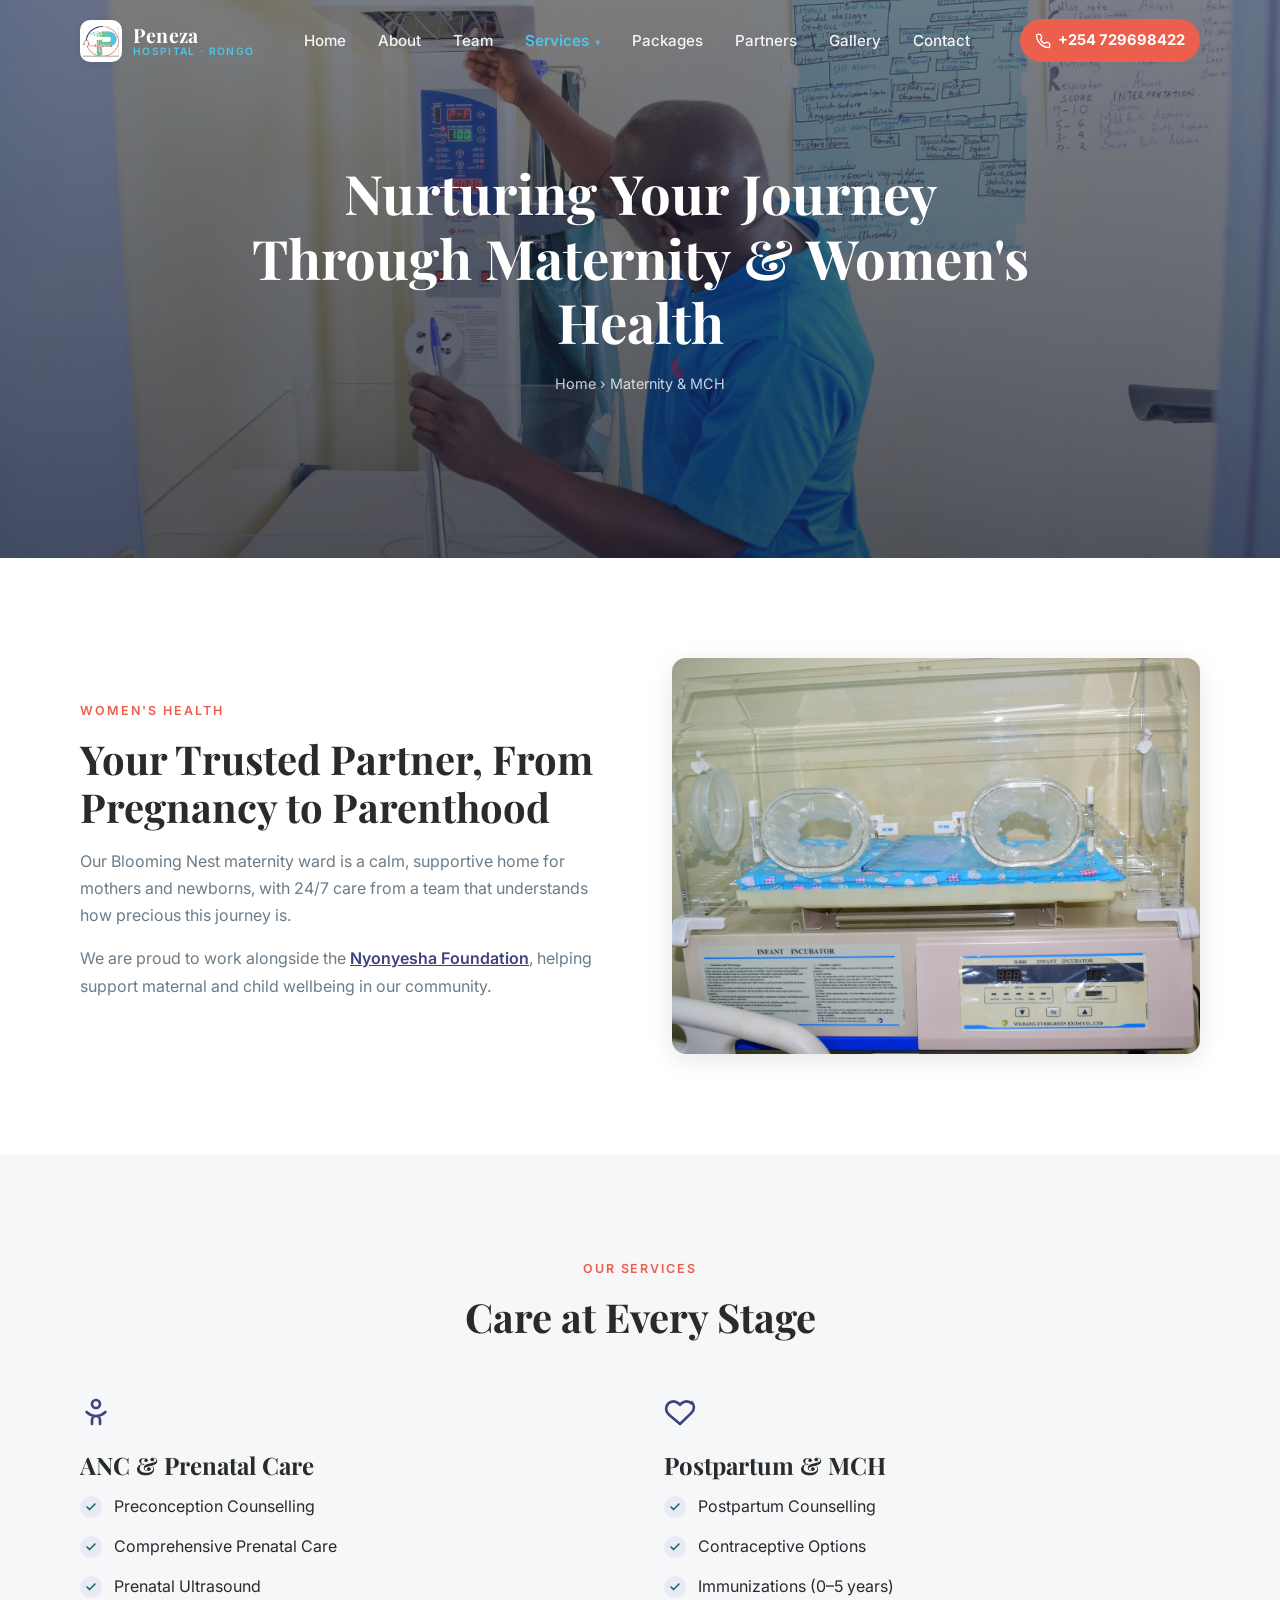
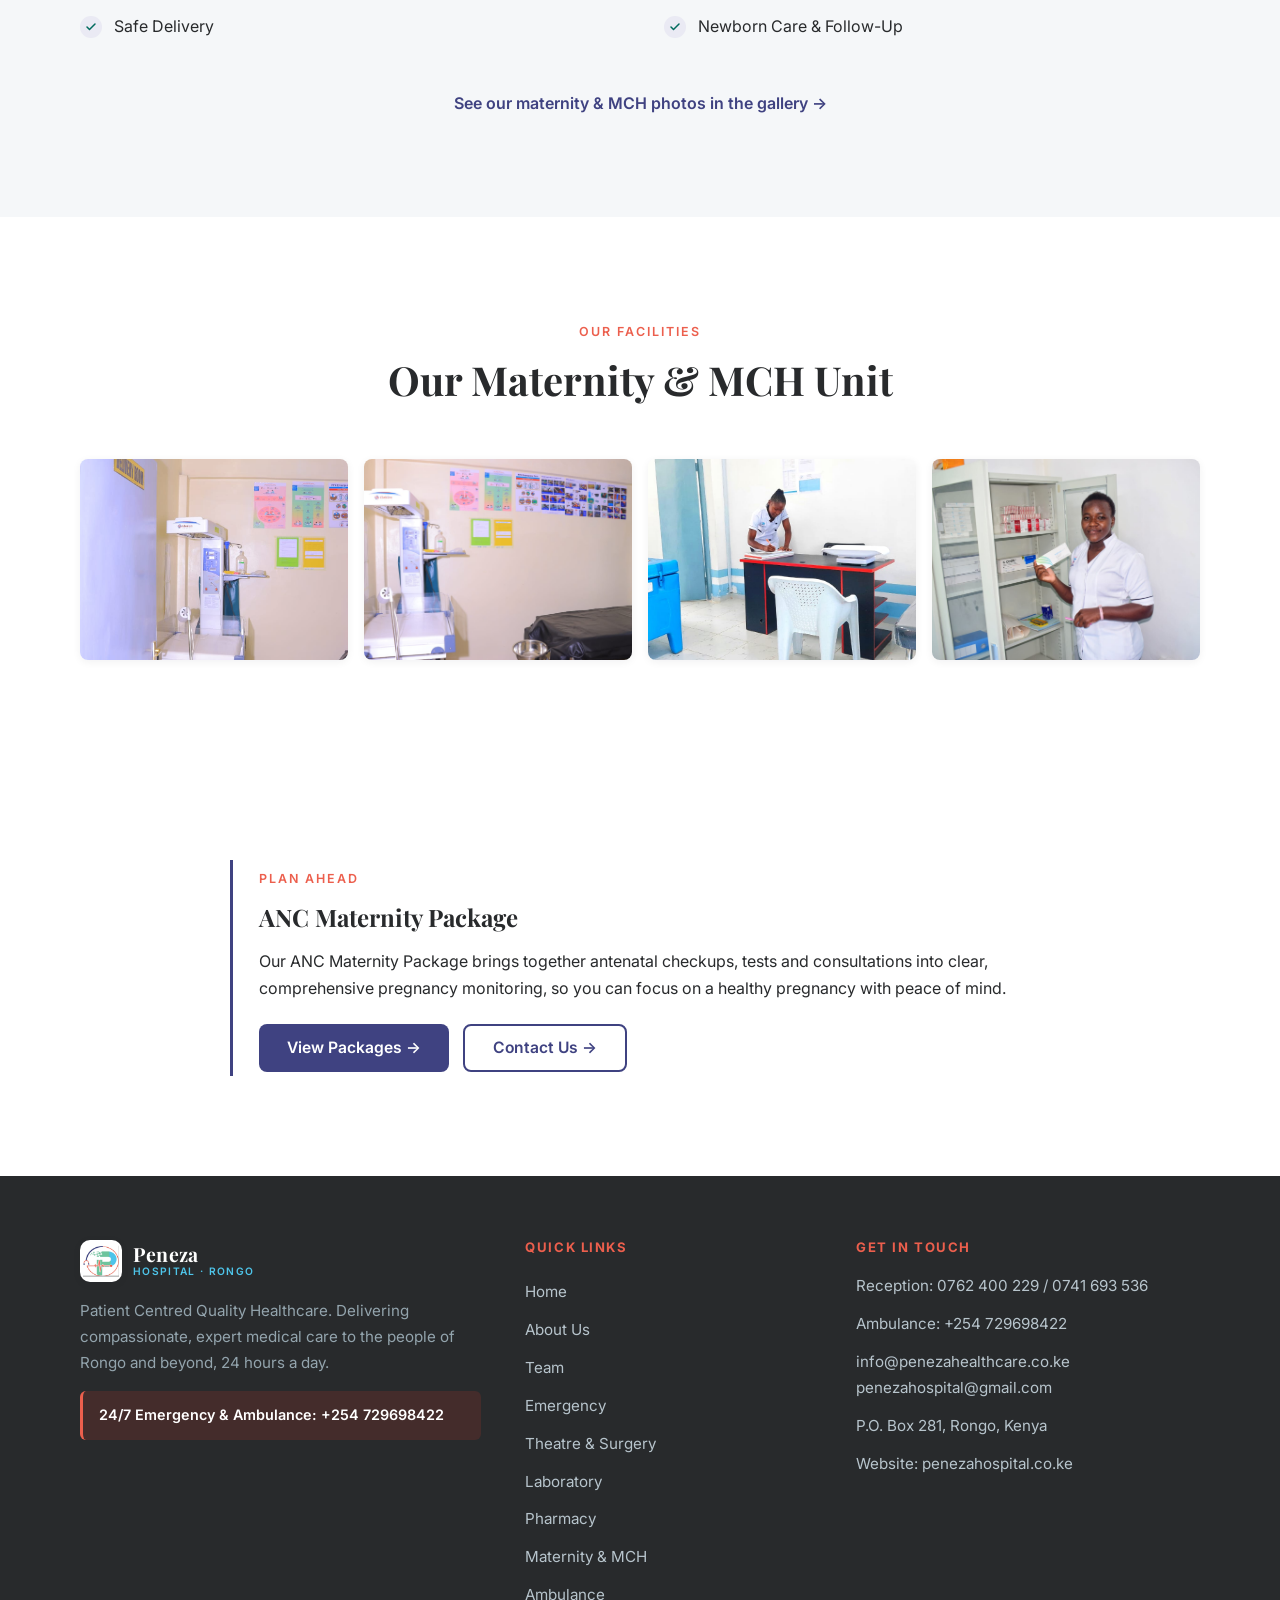
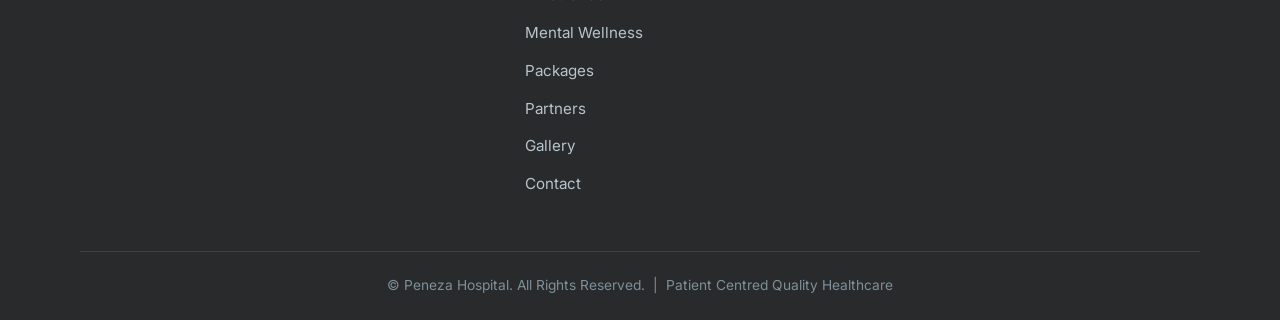
<file: maternity.html>
<!DOCTYPE html>
<html lang="en">
<head>
<meta charset="UTF-8">
<meta name="viewport" content="width=device-width, initial-scale=1.0">
<title>Maternity, ANC & MCH · Peneza Hospital</title>
<meta name="description" content="Comprehensive maternity and women's health care at Peneza Hospital, Rongo, the Blooming Nest maternity ward, prenatal care, safe delivery and family planning.">
<link rel="preconnect" href="https://fonts.googleapis.com">
<link rel="preconnect" href="https://fonts.gstatic.com" crossorigin>
<link href="https://fonts.googleapis.com/css2?family=Playfair+Display:wght@500;600;700;800&family=Inter:wght@400;500;600;700&display=swap" rel="stylesheet">
<link rel="icon" type="image/png" href="images/logo-mark.png">
<link rel="stylesheet" href="css/styles.css">
<!-- Google tag (gtag.js) -->
<script async src="https://www.googletagmanager.com/gtag/js?id=G-H69FJ1CBR5"></script>
<script>
  window.dataLayer = window.dataLayer || [];
  function gtag(){dataLayer.push(arguments);}
  gtag('js', new Date());

  gtag('config', 'G-H69FJ1CBR5');
</script>
</head>
<body>
<nav class="nav" id="nav">
  <div class="container nav__inner">
    <a class="logo" href="index.html" aria-label="Peneza Hospital home">
      <span class="logo__mark"><img src="images/logo-mark.png" alt="Peneza Hospital logo"></span>
      <span class="logo__text">
        <span class="logo__name">Peneza</span>
        <span class="logo__tag">Hospital · Rongo</span>
      </span>
    </a>
    <ul class="nav__links">
      <li><a class="navlink" href="index.html">Home</a></li>
      <li><a class="navlink" href="about.html">About</a></li><li><a class="navlink" href="team.html">Team</a></li>
      <li class="has-drop">
        <a class="navlink active" href="#" aria-haspopup="true">Services</a>
        <div class="dropdown"><a href="about.html#wards">Inpatient Services</a><a href="emergency.html">Emergency</a><a href="theatre.html">Theatre / Surgery</a><a href="laboratory.html">Laboratory</a><a href="pharmacy.html">Pharmacy</a><a href="maternity.html">Maternity &amp; MCH</a><a href="ambulance.html">Ambulance</a><a href="mental-wellness.html">Mental Wellness</a><a href="contact.html">Outpatient / Special Clinics</a></div>
      </li>
      <li><a class="navlink" href="packages.html">Packages</a></li>
      <li><a class="navlink" href="partners.html">Partners</a></li><li><a class="navlink" href="gallery.html">Gallery</a></li>
      <li><a class="navlink" href="contact.html">Contact</a></li>
    </ul>
    <div class="nav__actions">
      <a class="nav__emergency" href="tel:+254729698422"><svg viewBox="0 0 24 24" fill="none" stroke="currentColor" stroke-width="2" stroke-linecap="round" stroke-linejoin="round"><path d="M22 16.9v3a2 2 0 0 1-2.2 2 19.8 19.8 0 0 1-8.6-3 19.5 19.5 0 0 1-6-6 19.8 19.8 0 0 1-3-8.6A2 2 0 0 1 4.1 2h3a2 2 0 0 1 2 1.7c.1 1 .4 1.9.7 2.8a2 2 0 0 1-.5 2.1L8.1 9.9a16 16 0 0 0 6 6l1.3-1.3a2 2 0 0 1 2.1-.5c.9.3 1.8.6 2.8.7a2 2 0 0 1 1.7 2z"/></svg><span>+254 729698422</span></a>
      <button class="hamburger" aria-label="Open menu" aria-expanded="false"><span></span><span></span><span></span></button>
    </div>
  </div>
</nav>
<div class="mobile-menu" id="mobileMenu">
  <a href="index.html">Home</a>
  <a href="about.html">About</a>
  <a href="team.html">Team</a>
  <span class="mm-sub">Services</span>
  <a href="about.html#wards">Inpatient Services</a><a href="emergency.html">Emergency</a><a href="theatre.html">Theatre / Surgery</a><a href="laboratory.html">Laboratory</a><a href="pharmacy.html">Pharmacy</a><a href="maternity.html">Maternity &amp; MCH</a><a href="ambulance.html">Ambulance</a><a href="mental-wellness.html">Mental Wellness</a><a href="contact.html">Outpatient / Special Clinics</a>
  <a href="packages.html">Packages</a>
  <a href="partners.html">Partners</a>
  <a href="gallery.html">Gallery</a>
  <a href="contact.html">Contact</a>
  <a class="mm-emergency" href="tel:+254729698422">Emergency: +254 729698422</a>
</div><header class="hero hero--half">
  <div class="hero__bg" style="background-image:url('images/maternity/MAT%201.jpeg')"></div>
  <div class="hero__overlay hero__overlay--dark"></div>
  <div class="hero__content"><div class="container"><h1 data-reveal-text>Nurturing Your Journey Through Maternity &amp; Women's Health</h1>
        <div class="breadcrumb"><a href="index.html">Home</a> &rsaquo; Maternity &amp; MCH</div></div></div>
</header>
<section class="section"><div class="container"><div class="split">
  <div class="reveal"><span class="eyebrow">Women's Health</span><h2>Your Trusted Partner, From Pregnancy to Parenthood</h2>
  <p>Our Blooming Nest maternity ward is a calm, supportive home for mothers and newborns, with 24/7 care from a team that understands how precious this journey is.</p>
  <p>We are proud to work alongside the <a href="https://nyonyesha.com/" target="_blank" rel="noopener" style="color:#3F4281;font-weight:600;text-decoration:underline">Nyonyesha Foundation</a>, helping support maternal and child wellbeing in our community.</p></div>
  <div class="split__media tilt"><div class="tilt__glare"></div><img src="images/maternity/MAT%20INCUBATOR.jpeg" alt="Newborn incubator at Peneza Hospital" loading="lazy"></div>
</div></div></section>
<section class="section section--light"><div class="container">
  <div class="section-head"><span class="eyebrow">Our Services</span><h2>Care at Every Stage</h2></div>
  <div class="grid grid--2">
    <div class="card spotlight reveal"><span class="card__icon"><svg viewBox="0 0 24 24" fill="none" stroke="currentColor" stroke-width="2" stroke-linecap="round" stroke-linejoin="round"><circle cx="12" cy="6" r="3"/><path d="M9 21v-3a3 3 0 0 1 6 0v3M5 12c2 2 5 3 7 3s5-1 7-3"/></svg></span><h3>ANC &amp; Prenatal Care</h3>
      <ul class="checklist" style="margin-top:14px"><li>Preconception Counselling</li><li>Comprehensive Prenatal Care</li><li>Prenatal Ultrasound</li><li>Safe Delivery</li></ul></div>
    <div class="card spotlight reveal"><span class="card__icon"><svg viewBox="0 0 24 24" fill="none" stroke="currentColor" stroke-width="2" stroke-linecap="round" stroke-linejoin="round"><path d="M20.8 5.6a5.5 5.5 0 0 0-7.8 0L12 6.6l-1-1a5.5 5.5 0 0 0-7.8 7.8l1 1L12 21l7.8-7.6 1-1a5.5 5.5 0 0 0 0-7.8z"/></svg></span><h3>Postpartum &amp; MCH</h3>
      <ul class="checklist" style="margin-top:14px"><li>Postpartum Counselling</li><li>Contraceptive Options</li><li>Immunizations (0&ndash;5 years)</li><li>Newborn Care &amp; Follow-Up</li></ul></div>
  </div>
  <div style="text-align:center;margin-top:36px"><a class="arrow-link" href="gallery.html">See our maternity &amp; MCH photos in the gallery &rarr;</a></div>
</div></section>
<section class="section"><div class="container">
  <div class="section-head"><span class="eyebrow">Our Facilities</span><h2>Our Maternity &amp; MCH Unit</h2></div>
  <div class="photo-strip">
    <img src="images/maternity/delivery-room-1.jpeg" alt="Delivery room at Peneza Hospital" loading="lazy">
    <img src="images/maternity/delivery-room-2.jpeg" alt="Delivery room equipment at Peneza Hospital" loading="lazy">
    <img src="images/mch/mch-desk.jpeg" alt="MCH clinic at Peneza Hospital" loading="lazy">
    <img src="images/mch/mch-medication.jpeg" alt="MCH medication at Peneza Hospital" loading="lazy">
  </div>
</div></section>
<section class="section"><div class="container">
  <div class="callout reveal" style="max-width:820px;margin:0 auto">
    <span class="eyebrow">Plan Ahead</span><h3>ANC Maternity Package</h3>
    <p>Our ANC Maternity Package brings together antenatal checkups, tests and consultations into clear, comprehensive pregnancy monitoring, so you can focus on a healthy pregnancy with peace of mind.</p>
    <div class="callout__btns"><a class="btn btn--teal" href="packages.html">View Packages &rarr;</a><a class="btn btn--outline-teal" href="contact.html">Contact Us &rarr;</a></div>
  </div>
</div></section>
<footer class="footer">
  <div class="container">
    <div class="footer__grid">
      <div>
        <a class="logo" href="index.html">
          <span class="logo__mark"><img src="images/logo-mark.png" alt="Peneza Hospital logo"></span>
          <span class="logo__text"><span class="logo__name">Peneza</span><span class="logo__tag">Hospital · Rongo</span></span>
        </a>
        <p class="footer__tag">Patient Centred Quality Healthcare. Delivering compassionate, expert medical care to the people of Rongo and beyond, 24 hours a day.</p>
        <div class="footer__emergency">24/7 Emergency &amp; Ambulance: +254 729698422</div>
      </div>
      <div>
        <h4>Quick Links</h4>
        <div class="footer__links">
          <a href="index.html">Home</a>
          <a href="about.html">About Us</a>
          <a href="team.html">Team</a>
          <a href="emergency.html">Emergency</a>
          <a href="theatre.html">Theatre &amp; Surgery</a>
          <a href="laboratory.html">Laboratory</a>
          <a href="pharmacy.html">Pharmacy</a>
          <a href="maternity.html">Maternity &amp; MCH</a>
          <a href="ambulance.html">Ambulance</a>
          <a href="mental-wellness.html">Mental Wellness</a>
          <a href="packages.html">Packages</a>
  <a href="partners.html">Partners</a>
          <a href="gallery.html">Gallery</a>
          <a href="contact.html">Contact</a>
        </div>
      </div>
      <div>
        <h4>Get In Touch</h4>
        <div class="footer__contact">
          <p>Reception: <a href="tel:0762400229">0762 400 229</a> / <a href="tel:0741693536">0741 693 536</a></p>
          <p>Ambulance: <a href="tel:+254729698422">+254 729698422</a></p>
          <p><a href="mailto:info@penezahealthcare.co.ke">info@penezahealthcare.co.ke</a><br><a href="mailto:penezahospital@gmail.com">penezahospital@gmail.com</a></p>
          <p>P.O. Box 281, Rongo, Kenya</p>
          <p>Website: penezahospital.co.ke</p>
        </div>
      </div>
    </div>
    <div class="footer__bottom">
      &copy; Peneza Hospital. All Rights Reserved. &nbsp;|&nbsp; Patient Centred Quality Healthcare
    </div>
  </div>
</footer>
<script src="js/script.js"></script>
</body>
</html>
</file>
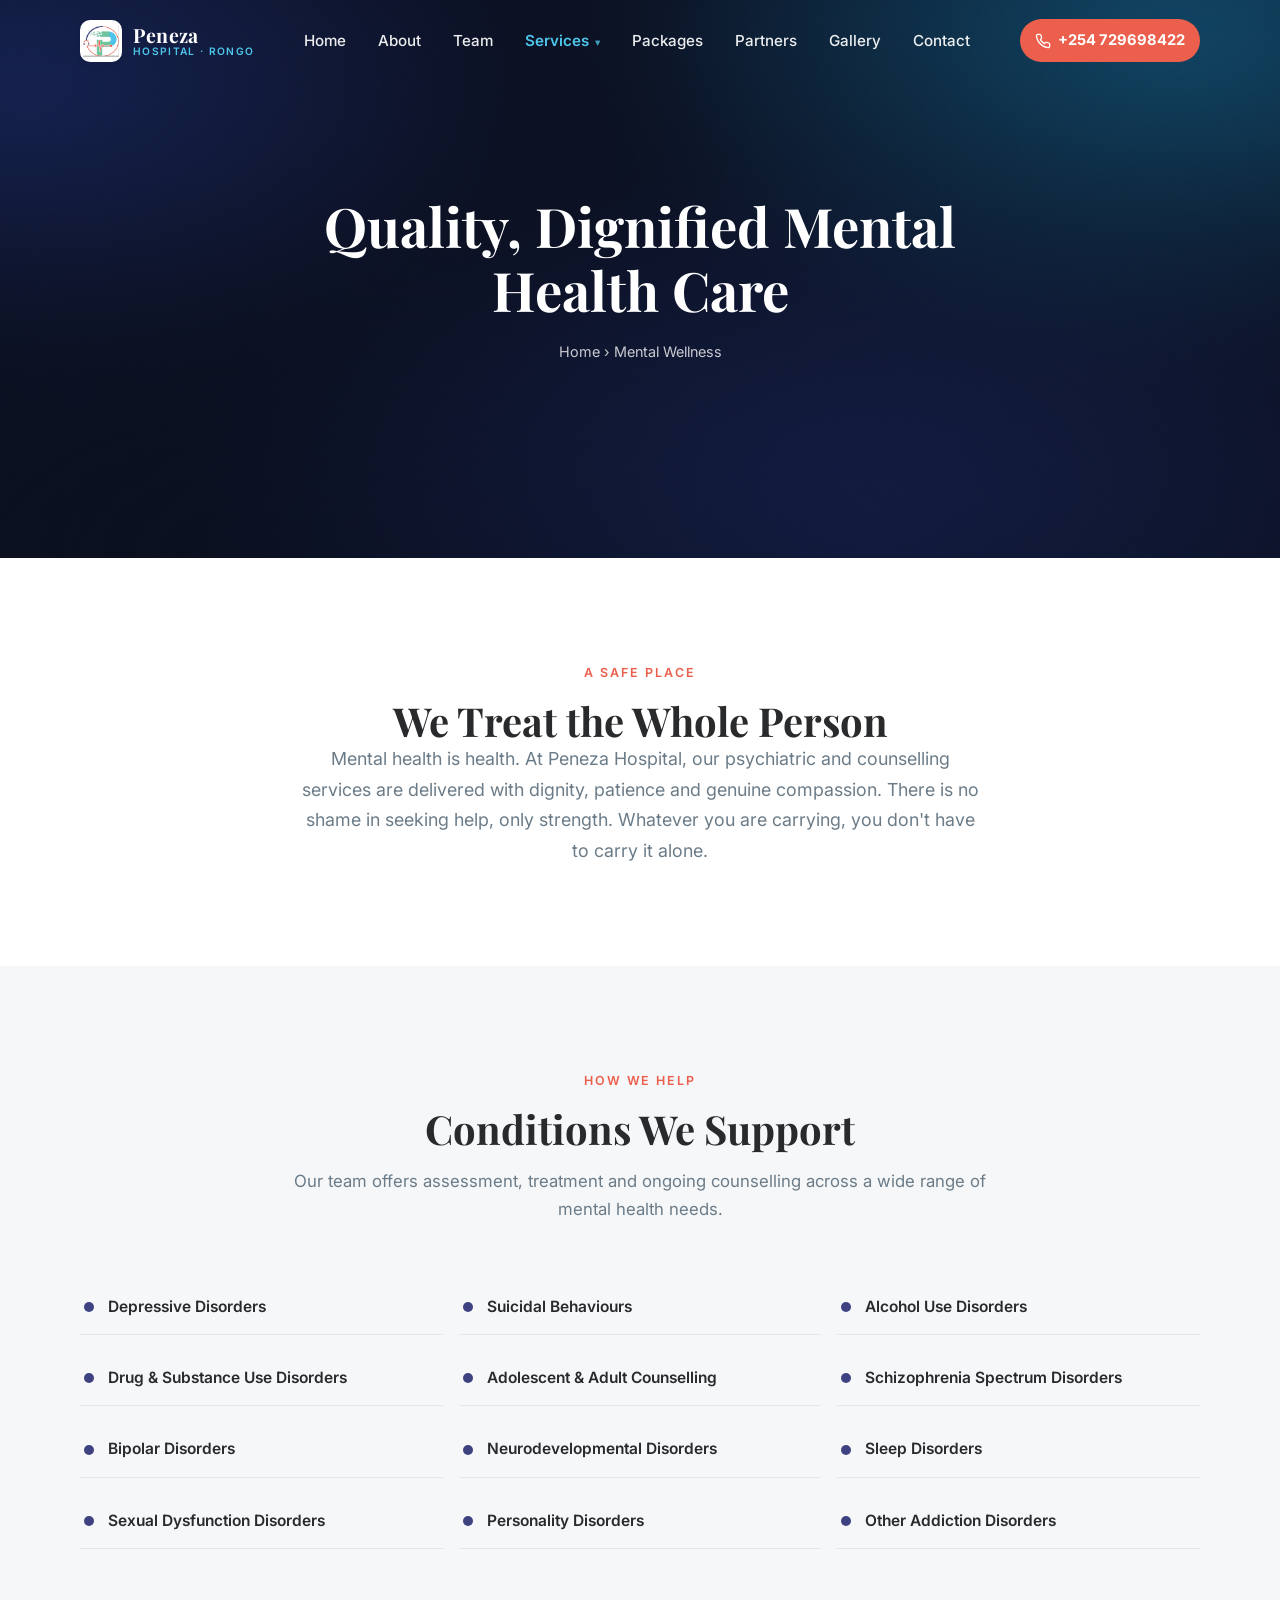
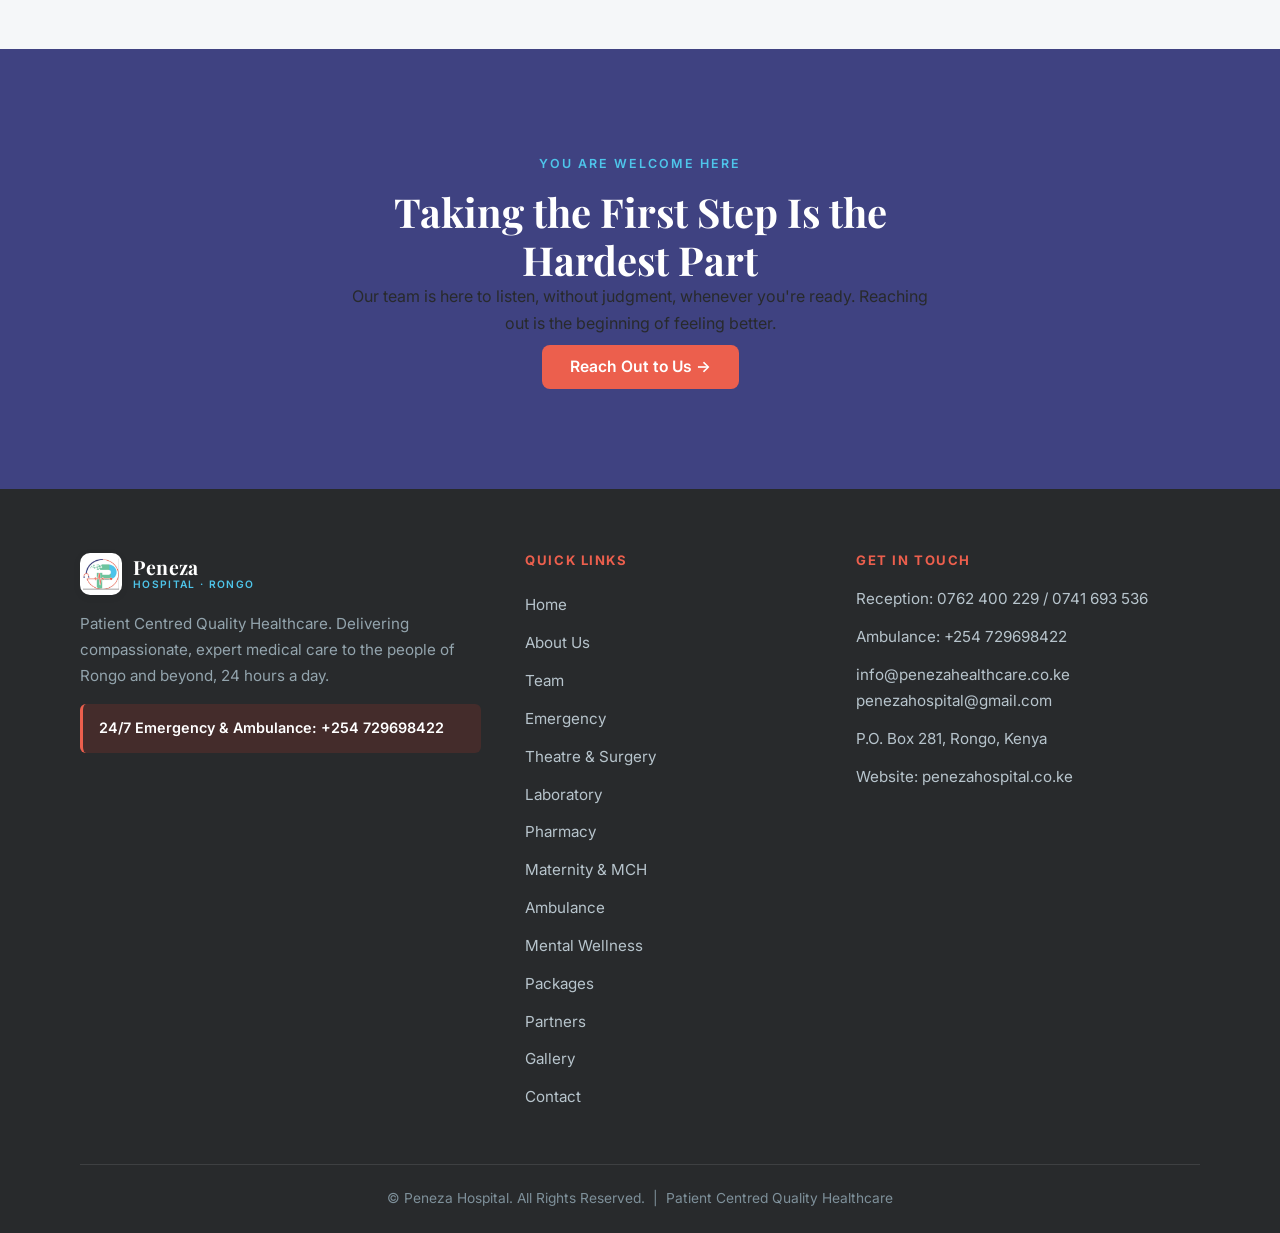
<file: mental-wellness.html>
<!DOCTYPE html>
<html lang="en">
<head>
<meta charset="UTF-8">
<meta name="viewport" content="width=device-width, initial-scale=1.0">
<title>Mental Wellness · Peneza Hospital</title>
<meta name="description" content="Quality, dignified mental health care at Peneza Hospital, Rongo, psychiatric and counselling services that treat the whole person, without judgment.">
<link rel="preconnect" href="https://fonts.googleapis.com">
<link rel="preconnect" href="https://fonts.gstatic.com" crossorigin>
<link href="https://fonts.googleapis.com/css2?family=Playfair+Display:wght@500;600;700;800&family=Inter:wght@400;500;600;700&display=swap" rel="stylesheet">
<link rel="icon" type="image/png" href="images/logo-mark.png">
<link rel="stylesheet" href="css/styles.css">
<!-- Google tag (gtag.js) -->
<script async src="https://www.googletagmanager.com/gtag/js?id=G-H69FJ1CBR5"></script>
<script>
  window.dataLayer = window.dataLayer || [];
  function gtag(){dataLayer.push(arguments);}
  gtag('js', new Date());

  gtag('config', 'G-H69FJ1CBR5');
</script>
</head>
<body>
<nav class="nav" id="nav">
  <div class="container nav__inner">
    <a class="logo" href="index.html" aria-label="Peneza Hospital home">
      <span class="logo__mark"><img src="images/logo-mark.png" alt="Peneza Hospital logo"></span>
      <span class="logo__text">
        <span class="logo__name">Peneza</span>
        <span class="logo__tag">Hospital · Rongo</span>
      </span>
    </a>
    <ul class="nav__links">
      <li><a class="navlink" href="index.html">Home</a></li>
      <li><a class="navlink" href="about.html">About</a></li><li><a class="navlink" href="team.html">Team</a></li>
      <li class="has-drop">
        <a class="navlink active" href="#" aria-haspopup="true">Services</a>
        <div class="dropdown"><a href="about.html#wards">Inpatient Services</a><a href="emergency.html">Emergency</a><a href="theatre.html">Theatre / Surgery</a><a href="laboratory.html">Laboratory</a><a href="pharmacy.html">Pharmacy</a><a href="maternity.html">Maternity &amp; MCH</a><a href="ambulance.html">Ambulance</a><a href="mental-wellness.html">Mental Wellness</a><a href="contact.html">Outpatient / Special Clinics</a></div>
      </li>
      <li><a class="navlink" href="packages.html">Packages</a></li>
      <li><a class="navlink" href="partners.html">Partners</a></li><li><a class="navlink" href="gallery.html">Gallery</a></li>
      <li><a class="navlink" href="contact.html">Contact</a></li>
    </ul>
    <div class="nav__actions">
      <a class="nav__emergency" href="tel:+254729698422"><svg viewBox="0 0 24 24" fill="none" stroke="currentColor" stroke-width="2" stroke-linecap="round" stroke-linejoin="round"><path d="M22 16.9v3a2 2 0 0 1-2.2 2 19.8 19.8 0 0 1-8.6-3 19.5 19.5 0 0 1-6-6 19.8 19.8 0 0 1-3-8.6A2 2 0 0 1 4.1 2h3a2 2 0 0 1 2 1.7c.1 1 .4 1.9.7 2.8a2 2 0 0 1-.5 2.1L8.1 9.9a16 16 0 0 0 6 6l1.3-1.3a2 2 0 0 1 2.1-.5c.9.3 1.8.6 2.8.7a2 2 0 0 1 1.7 2z"/></svg><span>+254 729698422</span></a>
      <button class="hamburger" aria-label="Open menu" aria-expanded="false"><span></span><span></span><span></span></button>
    </div>
  </div>
</nav>
<div class="mobile-menu" id="mobileMenu">
  <a href="index.html">Home</a>
  <a href="about.html">About</a>
  <a href="team.html">Team</a>
  <span class="mm-sub">Services</span>
  <a href="about.html#wards">Inpatient Services</a><a href="emergency.html">Emergency</a><a href="theatre.html">Theatre / Surgery</a><a href="laboratory.html">Laboratory</a><a href="pharmacy.html">Pharmacy</a><a href="maternity.html">Maternity &amp; MCH</a><a href="ambulance.html">Ambulance</a><a href="mental-wellness.html">Mental Wellness</a><a href="contact.html">Outpatient / Special Clinics</a>
  <a href="packages.html">Packages</a>
  <a href="partners.html">Partners</a>
  <a href="gallery.html">Gallery</a>
  <a href="contact.html">Contact</a>
  <a class="mm-emergency" href="tel:+254729698422">Emergency: +254 729698422</a>
</div><header class="hero hero--aurora hero--half">
  <div class="hero__aurora"></div>
  <div class="hero__overlay hero__overlay--aurora"></div>
  <div class="hero__content"><div class="container"><h1 data-reveal-text>Quality, Dignified Mental Health Care</h1>
        <div class="breadcrumb"><a href="index.html">Home</a> &rsaquo; Mental Wellness</div></div></div>
</header>
<section class="section"><div class="container" style="max-width:760px;text-align:center">
  <span class="eyebrow">A Safe Place</span><h2>We Treat the Whole Person</h2>
  <p class="lede">Mental health is health. At Peneza Hospital, our psychiatric and counselling services are delivered with dignity, patience and genuine compassion. There is no shame in seeking help, only strength. Whatever you are carrying, you don't have to carry it alone.</p>
</div></section>
<section class="section section--light"><div class="container">
  <div class="section-head"><span class="eyebrow">How We Help</span><h2>Conditions We Support</h2>
  <p>Our team offers assessment, treatment and ongoing counselling across a wide range of mental health needs.</p></div>
  <div class="condition-grid"><div class="condition reveal"><span class="dot"></span><span>Depressive Disorders</span></div><div class="condition reveal"><span class="dot"></span><span>Suicidal Behaviours</span></div><div class="condition reveal"><span class="dot"></span><span>Alcohol Use Disorders</span></div><div class="condition reveal"><span class="dot"></span><span>Drug &amp; Substance Use Disorders</span></div><div class="condition reveal"><span class="dot"></span><span>Adolescent &amp; Adult Counselling</span></div><div class="condition reveal"><span class="dot"></span><span>Schizophrenia Spectrum Disorders</span></div><div class="condition reveal"><span class="dot"></span><span>Bipolar Disorders</span></div><div class="condition reveal"><span class="dot"></span><span>Neurodevelopmental Disorders</span></div><div class="condition reveal"><span class="dot"></span><span>Sleep Disorders</span></div><div class="condition reveal"><span class="dot"></span><span>Sexual Dysfunction Disorders</span></div><div class="condition reveal"><span class="dot"></span><span>Personality Disorders</span></div><div class="condition reveal"><span class="dot"></span><span>Other Addiction Disorders</span></div></div>
</div></section>
<section class="section section--teal"><div class="container" style="text-align:center;max-width:680px">
  <span class="eyebrow">You Are Welcome Here</span><h2>Taking the First Step Is the Hardest Part</h2>
  <p>Our team is here to listen, without judgment, whenever you're ready. Reaching out is the beginning of feeling better.</p>
  <div class="emergency-banner__btns" style="margin-top:8px"><a class="btn btn--gold" href="contact.html">Reach Out to Us &rarr;</a></div>
</div></section>
<footer class="footer">
  <div class="container">
    <div class="footer__grid">
      <div>
        <a class="logo" href="index.html">
          <span class="logo__mark"><img src="images/logo-mark.png" alt="Peneza Hospital logo"></span>
          <span class="logo__text"><span class="logo__name">Peneza</span><span class="logo__tag">Hospital · Rongo</span></span>
        </a>
        <p class="footer__tag">Patient Centred Quality Healthcare. Delivering compassionate, expert medical care to the people of Rongo and beyond, 24 hours a day.</p>
        <div class="footer__emergency">24/7 Emergency &amp; Ambulance: +254 729698422</div>
      </div>
      <div>
        <h4>Quick Links</h4>
        <div class="footer__links">
          <a href="index.html">Home</a>
          <a href="about.html">About Us</a>
          <a href="team.html">Team</a>
          <a href="emergency.html">Emergency</a>
          <a href="theatre.html">Theatre &amp; Surgery</a>
          <a href="laboratory.html">Laboratory</a>
          <a href="pharmacy.html">Pharmacy</a>
          <a href="maternity.html">Maternity &amp; MCH</a>
          <a href="ambulance.html">Ambulance</a>
          <a href="mental-wellness.html">Mental Wellness</a>
          <a href="packages.html">Packages</a>
  <a href="partners.html">Partners</a>
          <a href="gallery.html">Gallery</a>
          <a href="contact.html">Contact</a>
        </div>
      </div>
      <div>
        <h4>Get In Touch</h4>
        <div class="footer__contact">
          <p>Reception: <a href="tel:0762400229">0762 400 229</a> / <a href="tel:0741693536">0741 693 536</a></p>
          <p>Ambulance: <a href="tel:+254729698422">+254 729698422</a></p>
          <p><a href="mailto:info@penezahealthcare.co.ke">info@penezahealthcare.co.ke</a><br><a href="mailto:penezahospital@gmail.com">penezahospital@gmail.com</a></p>
          <p>P.O. Box 281, Rongo, Kenya</p>
          <p>Website: penezahospital.co.ke</p>
        </div>
      </div>
    </div>
    <div class="footer__bottom">
      &copy; Peneza Hospital. All Rights Reserved. &nbsp;|&nbsp; Patient Centred Quality Healthcare
    </div>
  </div>
</footer>
<script src="js/script.js"></script>
</body>
</html>
</file>
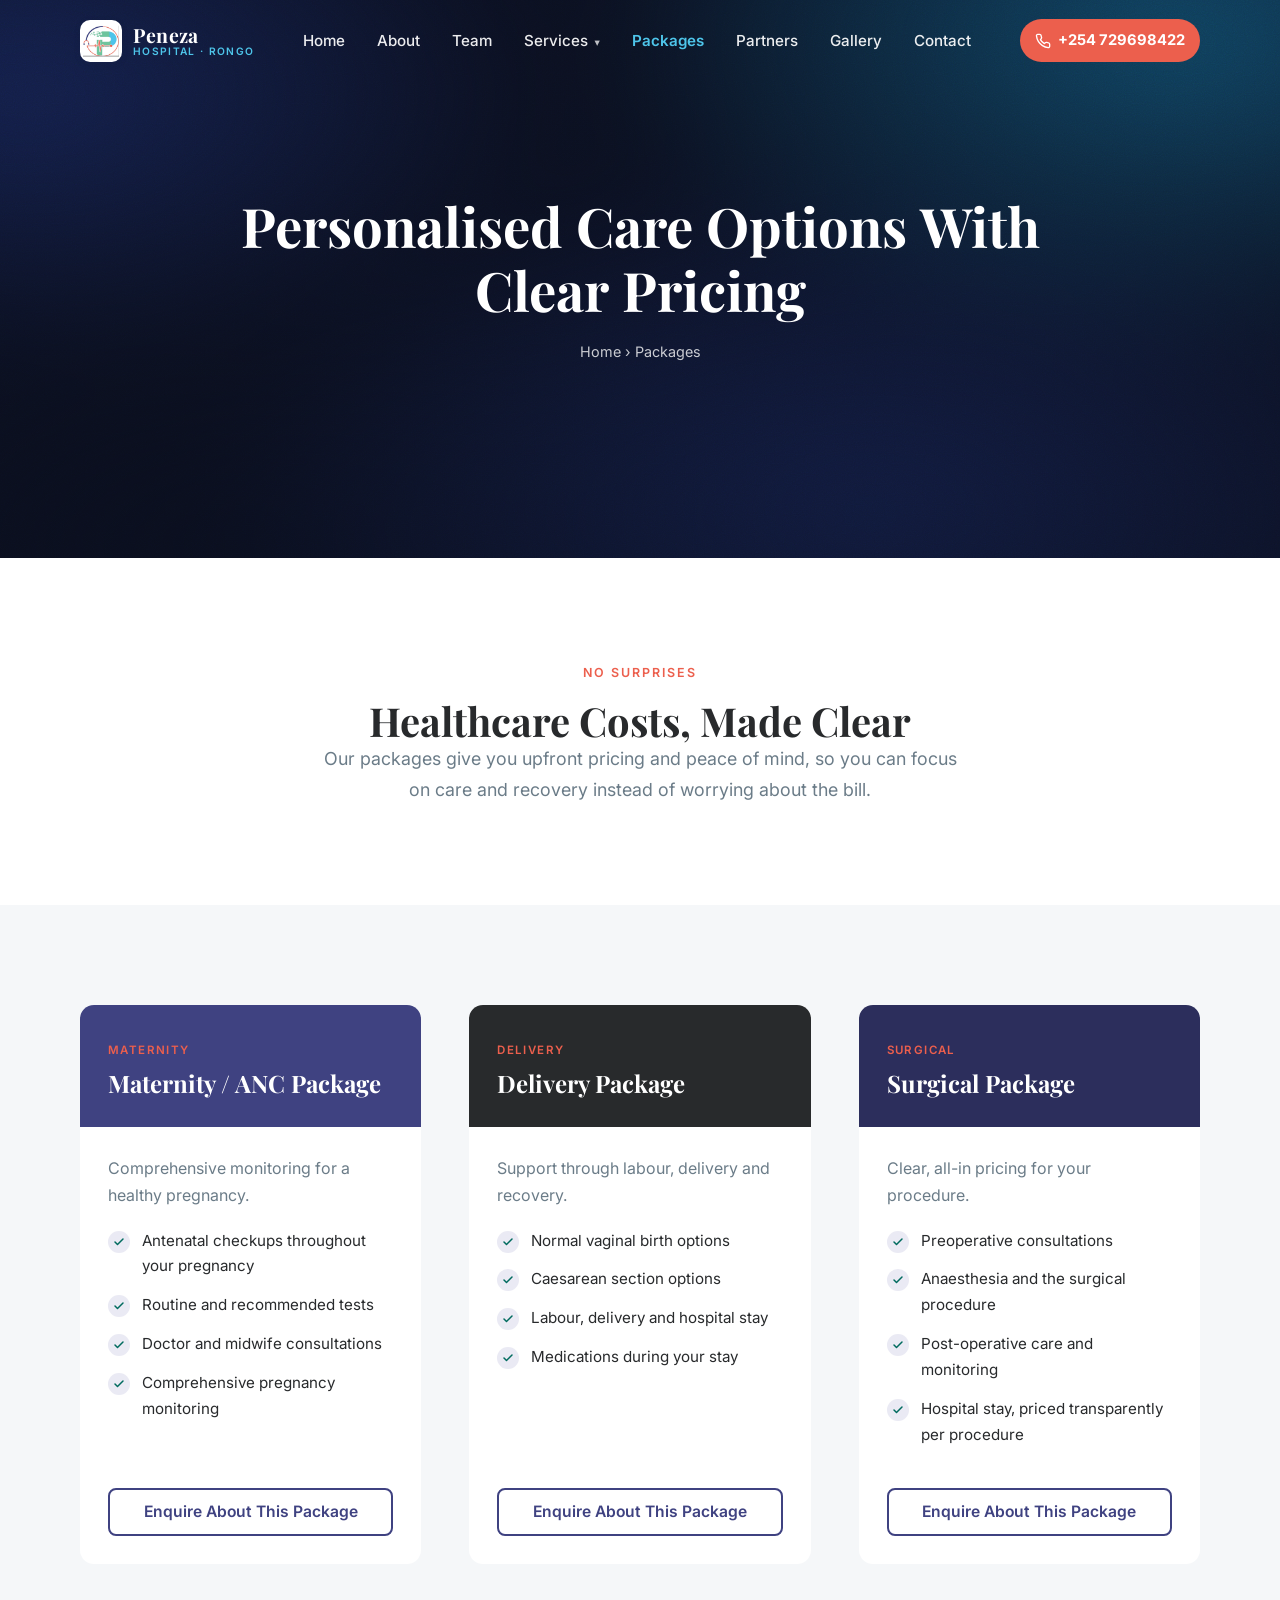
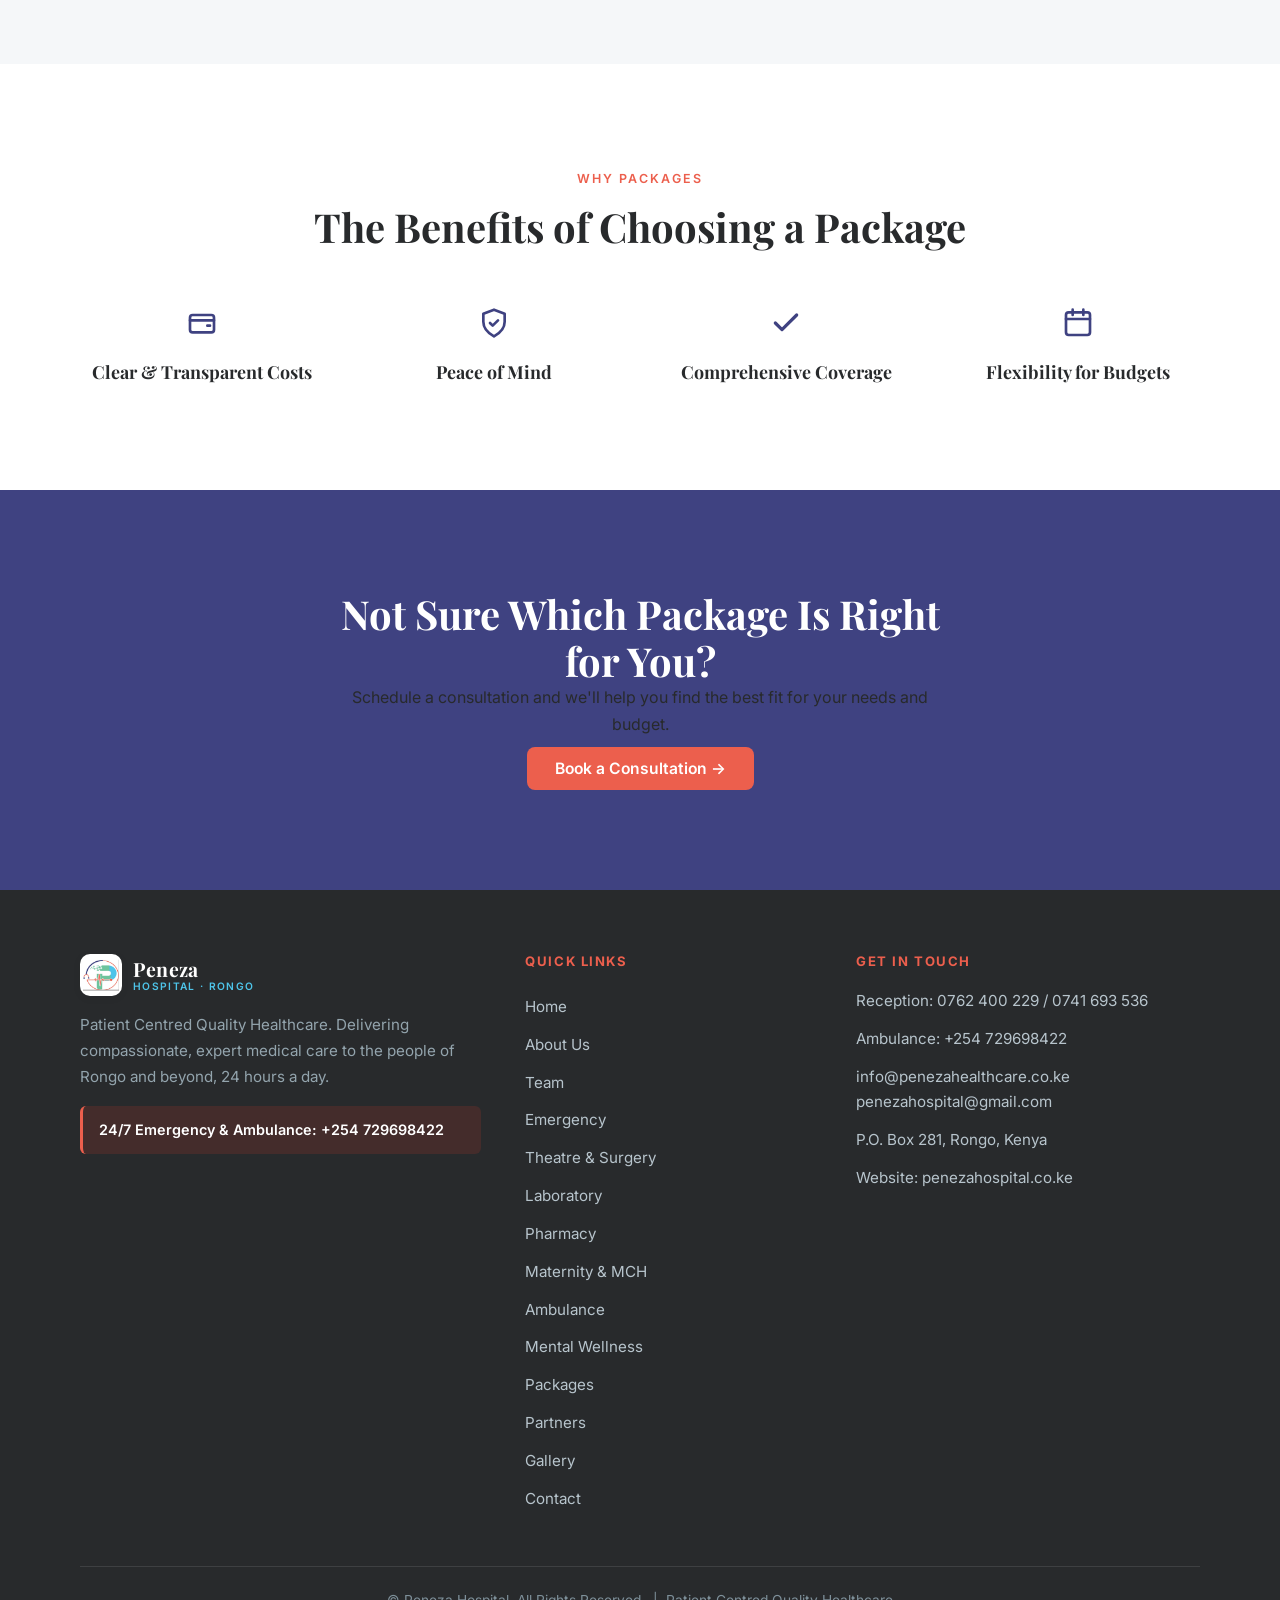
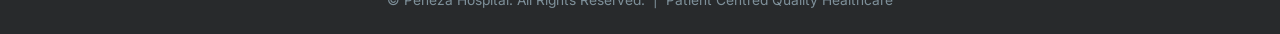
<file: packages.html>
<!DOCTYPE html>
<html lang="en">
<head>
<meta charset="UTF-8">
<meta name="viewport" content="width=device-width, initial-scale=1.0">
<title>Hospital Packages · Peneza Hospital</title>
<meta name="description" content="Personalised care options at Peneza Hospital, Rongo, transparent pricing for maternity, delivery and surgical packages.">
<link rel="preconnect" href="https://fonts.googleapis.com">
<link rel="preconnect" href="https://fonts.gstatic.com" crossorigin>
<link href="https://fonts.googleapis.com/css2?family=Playfair+Display:wght@500;600;700;800&family=Inter:wght@400;500;600;700&display=swap" rel="stylesheet">
<link rel="icon" type="image/png" href="images/logo-mark.png">
<link rel="stylesheet" href="css/styles.css">
<!-- Google tag (gtag.js) -->
<script async src="https://www.googletagmanager.com/gtag/js?id=G-H69FJ1CBR5"></script>
<script>
  window.dataLayer = window.dataLayer || [];
  function gtag(){dataLayer.push(arguments);}
  gtag('js', new Date());

  gtag('config', 'G-H69FJ1CBR5');
</script>
</head>
<body>
<nav class="nav" id="nav">
  <div class="container nav__inner">
    <a class="logo" href="index.html" aria-label="Peneza Hospital home">
      <span class="logo__mark"><img src="images/logo-mark.png" alt="Peneza Hospital logo"></span>
      <span class="logo__text">
        <span class="logo__name">Peneza</span>
        <span class="logo__tag">Hospital · Rongo</span>
      </span>
    </a>
    <ul class="nav__links">
      <li><a class="navlink" href="index.html">Home</a></li>
      <li><a class="navlink" href="about.html">About</a></li><li><a class="navlink" href="team.html">Team</a></li>
      <li class="has-drop">
        <a class="navlink" href="#" aria-haspopup="true">Services</a>
        <div class="dropdown"><a href="about.html#wards">Inpatient Services</a><a href="emergency.html">Emergency</a><a href="theatre.html">Theatre / Surgery</a><a href="laboratory.html">Laboratory</a><a href="pharmacy.html">Pharmacy</a><a href="maternity.html">Maternity &amp; MCH</a><a href="ambulance.html">Ambulance</a><a href="mental-wellness.html">Mental Wellness</a><a href="contact.html">Outpatient / Special Clinics</a></div>
      </li>
      <li><a class="navlink active" href="packages.html">Packages</a></li>
      <li><a class="navlink" href="partners.html">Partners</a></li><li><a class="navlink" href="gallery.html">Gallery</a></li>
      <li><a class="navlink" href="contact.html">Contact</a></li>
    </ul>
    <div class="nav__actions">
      <a class="nav__emergency" href="tel:+254729698422"><svg viewBox="0 0 24 24" fill="none" stroke="currentColor" stroke-width="2" stroke-linecap="round" stroke-linejoin="round"><path d="M22 16.9v3a2 2 0 0 1-2.2 2 19.8 19.8 0 0 1-8.6-3 19.5 19.5 0 0 1-6-6 19.8 19.8 0 0 1-3-8.6A2 2 0 0 1 4.1 2h3a2 2 0 0 1 2 1.7c.1 1 .4 1.9.7 2.8a2 2 0 0 1-.5 2.1L8.1 9.9a16 16 0 0 0 6 6l1.3-1.3a2 2 0 0 1 2.1-.5c.9.3 1.8.6 2.8.7a2 2 0 0 1 1.7 2z"/></svg><span>+254 729698422</span></a>
      <button class="hamburger" aria-label="Open menu" aria-expanded="false"><span></span><span></span><span></span></button>
    </div>
  </div>
</nav>
<div class="mobile-menu" id="mobileMenu">
  <a href="index.html">Home</a>
  <a href="about.html">About</a>
  <a href="team.html">Team</a>
  <span class="mm-sub">Services</span>
  <a href="about.html#wards">Inpatient Services</a><a href="emergency.html">Emergency</a><a href="theatre.html">Theatre / Surgery</a><a href="laboratory.html">Laboratory</a><a href="pharmacy.html">Pharmacy</a><a href="maternity.html">Maternity &amp; MCH</a><a href="ambulance.html">Ambulance</a><a href="mental-wellness.html">Mental Wellness</a><a href="contact.html">Outpatient / Special Clinics</a>
  <a href="packages.html">Packages</a>
  <a href="partners.html">Partners</a>
  <a href="gallery.html">Gallery</a>
  <a href="contact.html">Contact</a>
  <a class="mm-emergency" href="tel:+254729698422">Emergency: +254 729698422</a>
</div><header class="hero hero--aurora hero--half">
  <div class="hero__aurora"></div>
  <div class="hero__overlay hero__overlay--aurora"></div>
  <div class="hero__content"><div class="container"><h1 data-reveal-text>Personalised Care Options With Clear Pricing</h1>
        <div class="breadcrumb"><a href="index.html">Home</a> &rsaquo; Packages</div></div></div>
</header>
<section class="section"><div class="container" style="max-width:720px;text-align:center">
  <span class="eyebrow">No Surprises</span><h2>Healthcare Costs, Made Clear</h2>
  <p class="lede">Our packages give you upfront pricing and peace of mind, so you can focus on care and recovery instead of worrying about the bill.</p>
</div></section>
<section class="section section--light"><div class="container">
  <div class="grid grid--3" style="align-items:stretch"><div class="pkg reveal">
          <div class="pkg__head"><span class="tag">Maternity</span><h3>Maternity / ANC Package</h3></div>
          <div class="pkg__body"><p>Comprehensive monitoring for a healthy pregnancy.</p><ul class="checklist"><li>Antenatal checkups throughout your pregnancy</li><li>Routine and recommended tests</li><li>Doctor and midwife consultations</li><li>Comprehensive pregnancy monitoring</li></ul></div>
          <div class="pkg__foot"><a class="btn btn--outline-teal" href="contact.html" style="width:100%;justify-content:center">Enquire About This Package</a></div>
        </div><div class="pkg reveal">
          <div class="pkg__head"><span class="tag">Delivery</span><h3>Delivery Package</h3></div>
          <div class="pkg__body"><p>Support through labour, delivery and recovery.</p><ul class="checklist"><li>Normal vaginal birth options</li><li>Caesarean section options</li><li>Labour, delivery and hospital stay</li><li>Medications during your stay</li></ul></div>
          <div class="pkg__foot"><a class="btn btn--outline-teal" href="contact.html" style="width:100%;justify-content:center">Enquire About This Package</a></div>
        </div><div class="pkg reveal">
          <div class="pkg__head"><span class="tag">Surgical</span><h3>Surgical Package</h3></div>
          <div class="pkg__body"><p>Clear, all-in pricing for your procedure.</p><ul class="checklist"><li>Preoperative consultations</li><li>Anaesthesia and the surgical procedure</li><li>Post-operative care and monitoring</li><li>Hospital stay, priced transparently per procedure</li></ul></div>
          <div class="pkg__foot"><a class="btn btn--outline-teal" href="contact.html" style="width:100%;justify-content:center">Enquire About This Package</a></div>
        </div></div>
</div></section>
<section class="section"><div class="container">
  <div class="section-head"><span class="eyebrow">Why Packages</span><h2>The Benefits of Choosing a Package</h2></div>
  <div class="grid grid--4"><div class="card feature spotlight reveal"><span class="card__icon"><svg viewBox="0 0 24 24" fill="none" stroke="currentColor" stroke-width="2" stroke-linecap="round" stroke-linejoin="round"><rect x="3" y="6" width="18" height="13" rx="2"/><path d="M3 10h18M16 14h2"/></svg></span><h4>Clear &amp; Transparent Costs</h4></div><div class="card feature spotlight reveal"><span class="card__icon"><svg viewBox="0 0 24 24" fill="none" stroke="currentColor" stroke-width="2" stroke-linecap="round" stroke-linejoin="round"><path d="M12 2 4 5v6c0 5 3.5 8.5 8 11 4.5-2.5 8-6 8-11V5z"/><path d="m9 12 2 2 4-4"/></svg></span><h4>Peace of Mind</h4></div><div class="card feature spotlight reveal"><span class="card__icon"><svg viewBox="0 0 24 24" fill="none" stroke="currentColor" stroke-width="2.4" stroke-linecap="round" stroke-linejoin="round"><polyline points="20 6 9 17 4 12"/></svg></span><h4>Comprehensive Coverage</h4></div><div class="card feature spotlight reveal"><span class="card__icon"><svg viewBox="0 0 24 24" fill="none" stroke="currentColor" stroke-width="2" stroke-linecap="round" stroke-linejoin="round"><rect x="3" y="4" width="18" height="17" rx="2"/><path d="M3 9h18M8 2v4M16 2v4"/></svg></span><h4>Flexibility for Budgets</h4></div></div>
</div></section>
<section class="section section--teal"><div class="container" style="text-align:center;max-width:680px">
  <h2>Not Sure Which Package Is Right for You?</h2><p>Schedule a consultation and we'll help you find the best fit for your needs and budget.</p>
  <div class="emergency-banner__btns" style="margin-top:8px"><a class="btn btn--gold" href="contact.html">Book a Consultation &rarr;</a></div>
</div></section>
<footer class="footer">
  <div class="container">
    <div class="footer__grid">
      <div>
        <a class="logo" href="index.html">
          <span class="logo__mark"><img src="images/logo-mark.png" alt="Peneza Hospital logo"></span>
          <span class="logo__text"><span class="logo__name">Peneza</span><span class="logo__tag">Hospital · Rongo</span></span>
        </a>
        <p class="footer__tag">Patient Centred Quality Healthcare. Delivering compassionate, expert medical care to the people of Rongo and beyond, 24 hours a day.</p>
        <div class="footer__emergency">24/7 Emergency &amp; Ambulance: +254 729698422</div>
      </div>
      <div>
        <h4>Quick Links</h4>
        <div class="footer__links">
          <a href="index.html">Home</a>
          <a href="about.html">About Us</a>
          <a href="team.html">Team</a>
          <a href="emergency.html">Emergency</a>
          <a href="theatre.html">Theatre &amp; Surgery</a>
          <a href="laboratory.html">Laboratory</a>
          <a href="pharmacy.html">Pharmacy</a>
          <a href="maternity.html">Maternity &amp; MCH</a>
          <a href="ambulance.html">Ambulance</a>
          <a href="mental-wellness.html">Mental Wellness</a>
          <a href="packages.html">Packages</a>
  <a href="partners.html">Partners</a>
          <a href="gallery.html">Gallery</a>
          <a href="contact.html">Contact</a>
        </div>
      </div>
      <div>
        <h4>Get In Touch</h4>
        <div class="footer__contact">
          <p>Reception: <a href="tel:0762400229">0762 400 229</a> / <a href="tel:0741693536">0741 693 536</a></p>
          <p>Ambulance: <a href="tel:+254729698422">+254 729698422</a></p>
          <p><a href="mailto:info@penezahealthcare.co.ke">info@penezahealthcare.co.ke</a><br><a href="mailto:penezahospital@gmail.com">penezahospital@gmail.com</a></p>
          <p>P.O. Box 281, Rongo, Kenya</p>
          <p>Website: penezahospital.co.ke</p>
        </div>
      </div>
    </div>
    <div class="footer__bottom">
      &copy; Peneza Hospital. All Rights Reserved. &nbsp;|&nbsp; Patient Centred Quality Healthcare
    </div>
  </div>
</footer>
<script src="js/script.js"></script>
</body>
</html>
</file>
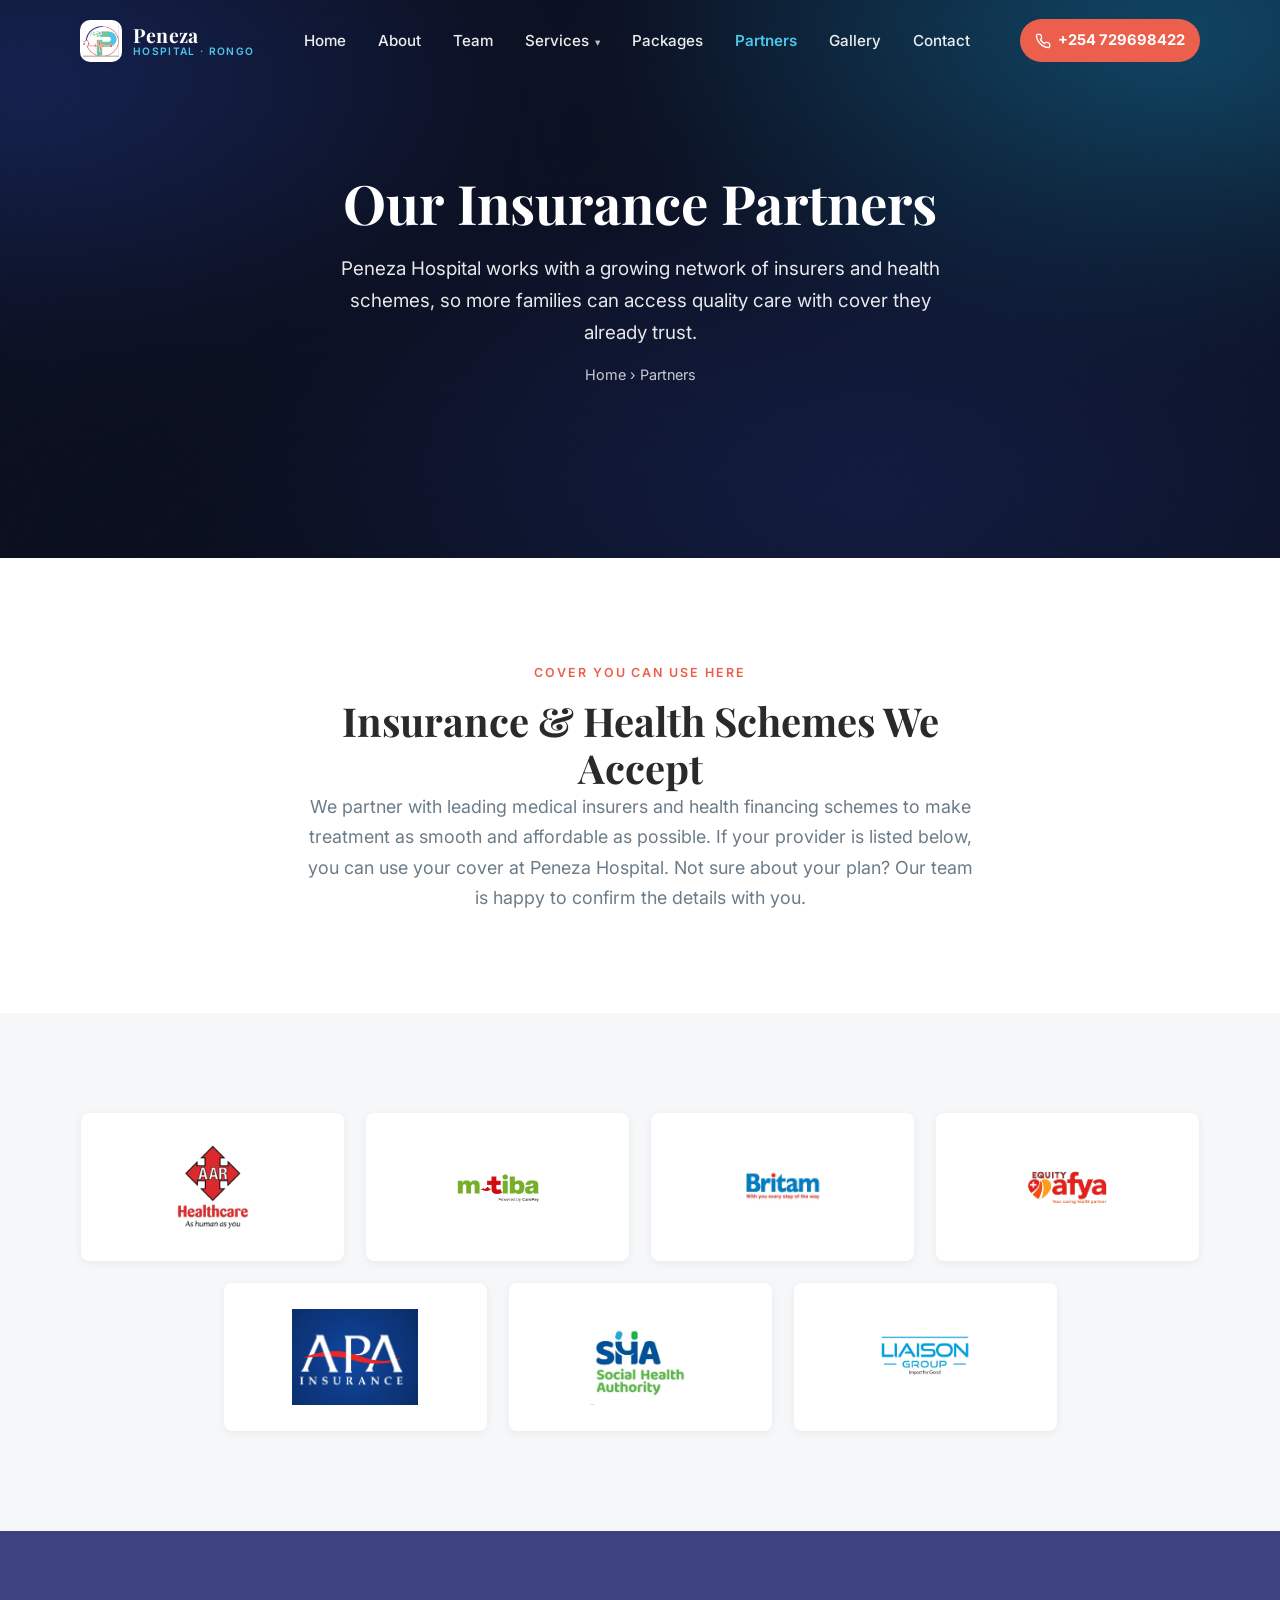
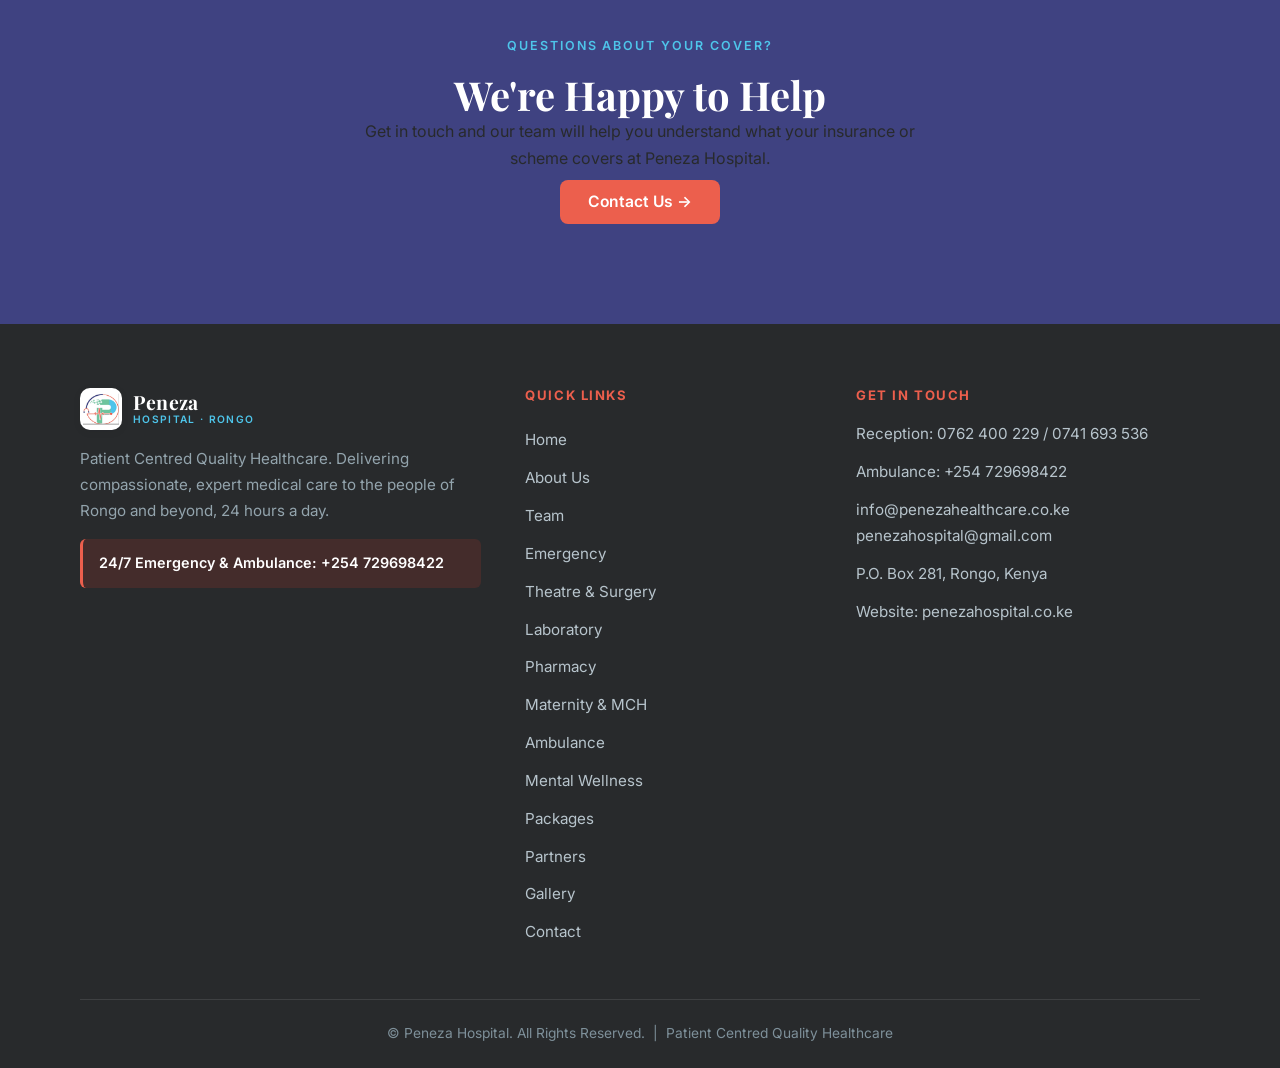
<file: partners.html>
<!DOCTYPE html>
<html lang="en">
<head>
<meta charset="UTF-8">
<meta name="viewport" content="width=device-width, initial-scale=1.0">
<title>Insurance Partners · Peneza Hospital</title>
<meta name="description" content="Insurance partners and health schemes accepted at Peneza Hospital, Rongo, including AAR, M-TIBA, Britam, Equity Afya, APA, SHA and Liaison Group.">
<link rel="preconnect" href="https://fonts.googleapis.com">
<link rel="preconnect" href="https://fonts.gstatic.com" crossorigin>
<link href="https://fonts.googleapis.com/css2?family=Playfair+Display:wght@500;600;700;800&family=Inter:wght@400;500;600;700&display=swap" rel="stylesheet">
<link rel="icon" type="image/png" href="images/logo-mark.png">
<link rel="stylesheet" href="css/styles.css">
<!-- Google tag (gtag.js) -->
<script async src="https://www.googletagmanager.com/gtag/js?id=G-H69FJ1CBR5"></script>
<script>
  window.dataLayer = window.dataLayer || [];
  function gtag(){dataLayer.push(arguments);}
  gtag('js', new Date());

  gtag('config', 'G-H69FJ1CBR5');
</script>
</head>
<body>
<nav class="nav" id="nav">
  <div class="container nav__inner">
    <a class="logo" href="index.html" aria-label="Peneza Hospital home">
      <span class="logo__mark"><img src="images/logo-mark.png" alt="Peneza Hospital logo"></span>
      <span class="logo__text">
        <span class="logo__name">Peneza</span>
        <span class="logo__tag">Hospital · Rongo</span>
      </span>
    </a>
    <ul class="nav__links">
      <li><a class="navlink" href="index.html">Home</a></li>
      <li><a class="navlink" href="about.html">About</a></li><li><a class="navlink" href="team.html">Team</a></li>
      <li class="has-drop">
        <a class="navlink" href="#" aria-haspopup="true">Services</a>
        <div class="dropdown"><a href="about.html#wards">Inpatient Services</a><a href="emergency.html">Emergency</a><a href="theatre.html">Theatre / Surgery</a><a href="laboratory.html">Laboratory</a><a href="pharmacy.html">Pharmacy</a><a href="maternity.html">Maternity &amp; MCH</a><a href="ambulance.html">Ambulance</a><a href="mental-wellness.html">Mental Wellness</a><a href="contact.html">Outpatient / Special Clinics</a></div>
      </li>
      <li><a class="navlink" href="packages.html">Packages</a></li>
      <li><a class="navlink active" href="partners.html">Partners</a></li><li><a class="navlink" href="gallery.html">Gallery</a></li>
      <li><a class="navlink" href="contact.html">Contact</a></li>
    </ul>
    <div class="nav__actions">
      <a class="nav__emergency" href="tel:+254729698422"><svg viewBox="0 0 24 24" fill="none" stroke="currentColor" stroke-width="2" stroke-linecap="round" stroke-linejoin="round"><path d="M22 16.9v3a2 2 0 0 1-2.2 2 19.8 19.8 0 0 1-8.6-3 19.5 19.5 0 0 1-6-6 19.8 19.8 0 0 1-3-8.6A2 2 0 0 1 4.1 2h3a2 2 0 0 1 2 1.7c.1 1 .4 1.9.7 2.8a2 2 0 0 1-.5 2.1L8.1 9.9a16 16 0 0 0 6 6l1.3-1.3a2 2 0 0 1 2.1-.5c.9.3 1.8.6 2.8.7a2 2 0 0 1 1.7 2z"/></svg><span>+254 729698422</span></a>
      <button class="hamburger" aria-label="Open menu" aria-expanded="false"><span></span><span></span><span></span></button>
    </div>
  </div>
</nav>
<div class="mobile-menu" id="mobileMenu">
  <a href="index.html">Home</a>
  <a href="about.html">About</a>
  <a href="team.html">Team</a>
  <span class="mm-sub">Services</span>
  <a href="about.html#wards">Inpatient Services</a><a href="emergency.html">Emergency</a><a href="theatre.html">Theatre / Surgery</a><a href="laboratory.html">Laboratory</a><a href="pharmacy.html">Pharmacy</a><a href="maternity.html">Maternity &amp; MCH</a><a href="ambulance.html">Ambulance</a><a href="mental-wellness.html">Mental Wellness</a><a href="contact.html">Outpatient / Special Clinics</a>
  <a href="packages.html">Packages</a>
  <a href="partners.html">Partners</a>
  <a href="gallery.html">Gallery</a>
  <a href="contact.html">Contact</a>
  <a class="mm-emergency" href="tel:+254729698422">Emergency: +254 729698422</a>
</div><header class="hero hero--aurora hero--half">
  <div class="hero__aurora"></div>
  <div class="hero__overlay hero__overlay--aurora"></div>
  <div class="hero__content"><div class="container"><h1 data-reveal-text>Our Insurance Partners</h1>
        <p>Peneza Hospital works with a growing network of insurers and health schemes, so more families can access quality care with cover they already trust.</p>
        <div class="breadcrumb"><a href="index.html">Home</a> &rsaquo; Partners</div></div></div>
</header>
<section class="section"><div class="container" style="max-width:760px;text-align:center">
  <span class="eyebrow">Cover You Can Use Here</span><h2>Insurance &amp; Health Schemes We Accept</h2>
  <p class="lede">We partner with leading medical insurers and health financing schemes to make treatment as smooth and affordable as possible. If your provider is listed below, you can use your cover at Peneza Hospital. Not sure about your plan? Our team is happy to confirm the details with you.</p>
</div></section>
<section class="section section--light"><div class="container">
  <div class="partner-grid"><div class="partner reveal"><img src="images/partners/aar-healthcare.jpeg" alt="AAR Healthcare" loading="lazy"></div><div class="partner reveal"><img src="images/partners/m-tiba.jpeg" alt="M-TIBA, powered by CarePay" loading="lazy"></div><div class="partner reveal"><img src="images/partners/britam.jpeg" alt="Britam" loading="lazy"></div><div class="partner reveal"><img src="images/partners/equity-afya.jpeg" alt="Equity Afya" loading="lazy"></div><div class="partner reveal"><img src="images/partners/apa-insurance.jpeg" alt="APA Insurance" loading="lazy"></div><div class="partner reveal"><img src="images/partners/sha.jpeg" alt="Social Health Authority (SHA)" loading="lazy"></div><div class="partner reveal"><img src="images/partners/liaison-group.jpeg" alt="Liaison Group" loading="lazy"></div></div>
</div></section>
<section class="section section--teal"><div class="container" style="text-align:center;max-width:680px">
  <span class="eyebrow">Questions About Your Cover?</span><h2>We're Happy to Help</h2>
  <p>Get in touch and our team will help you understand what your insurance or scheme covers at Peneza Hospital.</p>
  <div class="emergency-banner__btns" style="margin-top:8px"><a class="btn btn--gold" href="contact.html">Contact Us &rarr;</a></div>
</div></section>
<footer class="footer">
  <div class="container">
    <div class="footer__grid">
      <div>
        <a class="logo" href="index.html">
          <span class="logo__mark"><img src="images/logo-mark.png" alt="Peneza Hospital logo"></span>
          <span class="logo__text"><span class="logo__name">Peneza</span><span class="logo__tag">Hospital · Rongo</span></span>
        </a>
        <p class="footer__tag">Patient Centred Quality Healthcare. Delivering compassionate, expert medical care to the people of Rongo and beyond, 24 hours a day.</p>
        <div class="footer__emergency">24/7 Emergency &amp; Ambulance: +254 729698422</div>
      </div>
      <div>
        <h4>Quick Links</h4>
        <div class="footer__links">
          <a href="index.html">Home</a>
          <a href="about.html">About Us</a>
          <a href="team.html">Team</a>
          <a href="emergency.html">Emergency</a>
          <a href="theatre.html">Theatre &amp; Surgery</a>
          <a href="laboratory.html">Laboratory</a>
          <a href="pharmacy.html">Pharmacy</a>
          <a href="maternity.html">Maternity &amp; MCH</a>
          <a href="ambulance.html">Ambulance</a>
          <a href="mental-wellness.html">Mental Wellness</a>
          <a href="packages.html">Packages</a>
  <a href="partners.html">Partners</a>
          <a href="gallery.html">Gallery</a>
          <a href="contact.html">Contact</a>
        </div>
      </div>
      <div>
        <h4>Get In Touch</h4>
        <div class="footer__contact">
          <p>Reception: <a href="tel:0762400229">0762 400 229</a> / <a href="tel:0741693536">0741 693 536</a></p>
          <p>Ambulance: <a href="tel:+254729698422">+254 729698422</a></p>
          <p><a href="mailto:info@penezahealthcare.co.ke">info@penezahealthcare.co.ke</a><br><a href="mailto:penezahospital@gmail.com">penezahospital@gmail.com</a></p>
          <p>P.O. Box 281, Rongo, Kenya</p>
          <p>Website: penezahospital.co.ke</p>
        </div>
      </div>
    </div>
    <div class="footer__bottom">
      &copy; Peneza Hospital. All Rights Reserved. &nbsp;|&nbsp; Patient Centred Quality Healthcare
    </div>
  </div>
</footer>
<script src="js/script.js"></script>
</body>
</html>
</file>
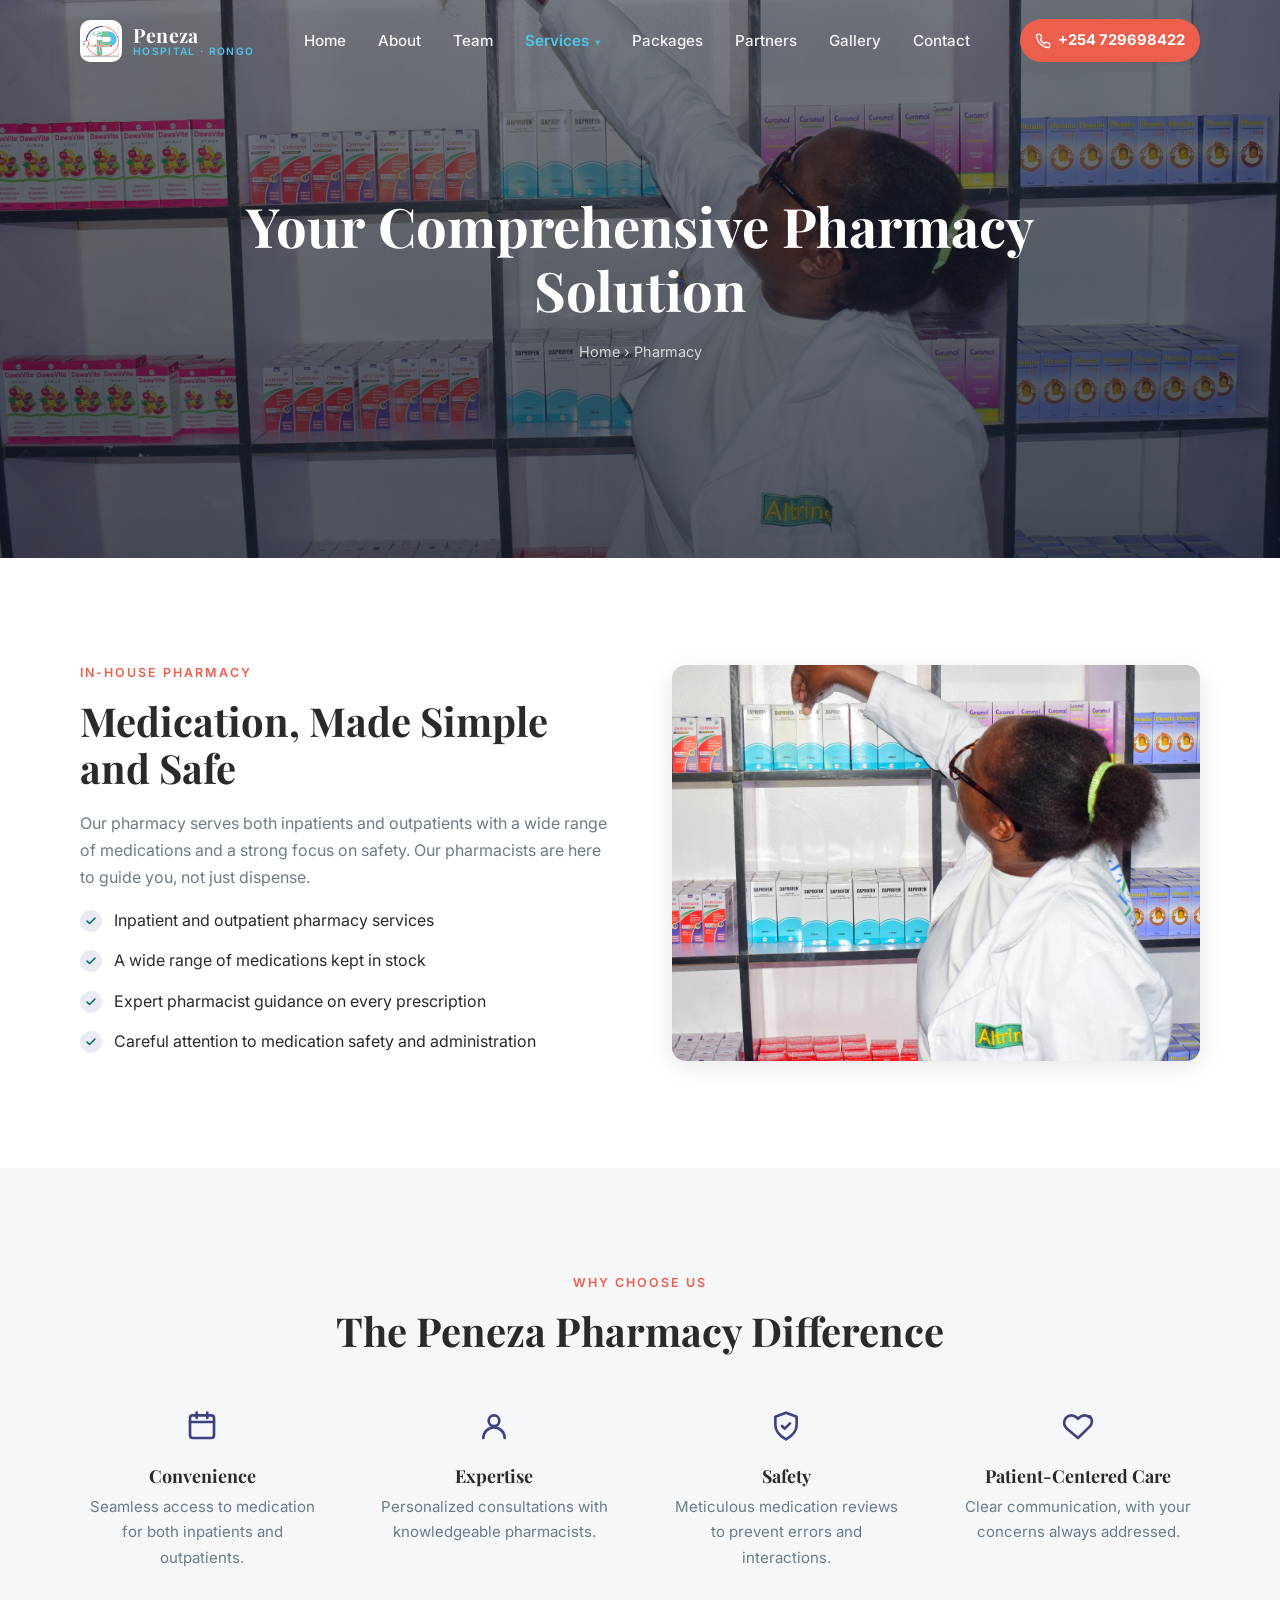
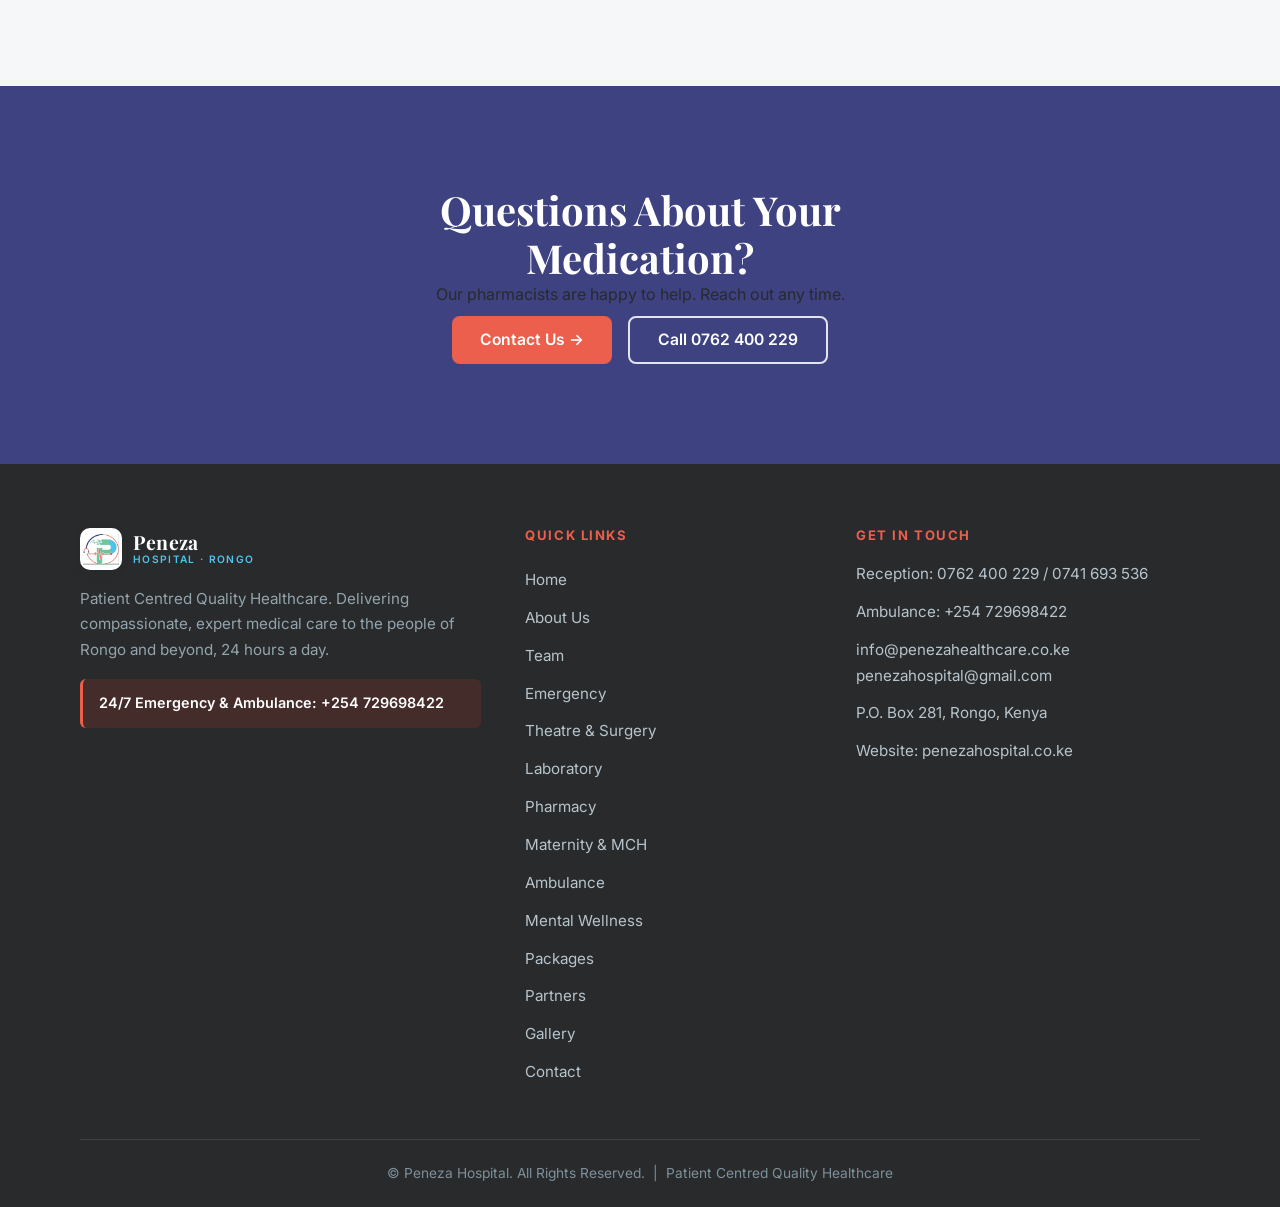
<file: pharmacy.html>
<!DOCTYPE html>
<html lang="en">
<head>
<meta charset="UTF-8">
<meta name="viewport" content="width=device-width, initial-scale=1.0">
<title>Pharmacy · Peneza Hospital</title>
<meta name="description" content="Your comprehensive pharmacy solution at Peneza Hospital, Rongo, inpatient and outpatient services, expert pharmacist guidance and medication safety.">
<link rel="preconnect" href="https://fonts.googleapis.com">
<link rel="preconnect" href="https://fonts.gstatic.com" crossorigin>
<link href="https://fonts.googleapis.com/css2?family=Playfair+Display:wght@500;600;700;800&family=Inter:wght@400;500;600;700&display=swap" rel="stylesheet">
<link rel="icon" type="image/png" href="images/logo-mark.png">
<link rel="stylesheet" href="css/styles.css">
<!-- Google tag (gtag.js) -->
<script async src="https://www.googletagmanager.com/gtag/js?id=G-H69FJ1CBR5"></script>
<script>
  window.dataLayer = window.dataLayer || [];
  function gtag(){dataLayer.push(arguments);}
  gtag('js', new Date());

  gtag('config', 'G-H69FJ1CBR5');
</script>
</head>
<body>
<nav class="nav" id="nav">
  <div class="container nav__inner">
    <a class="logo" href="index.html" aria-label="Peneza Hospital home">
      <span class="logo__mark"><img src="images/logo-mark.png" alt="Peneza Hospital logo"></span>
      <span class="logo__text">
        <span class="logo__name">Peneza</span>
        <span class="logo__tag">Hospital · Rongo</span>
      </span>
    </a>
    <ul class="nav__links">
      <li><a class="navlink" href="index.html">Home</a></li>
      <li><a class="navlink" href="about.html">About</a></li><li><a class="navlink" href="team.html">Team</a></li>
      <li class="has-drop">
        <a class="navlink active" href="#" aria-haspopup="true">Services</a>
        <div class="dropdown"><a href="about.html#wards">Inpatient Services</a><a href="emergency.html">Emergency</a><a href="theatre.html">Theatre / Surgery</a><a href="laboratory.html">Laboratory</a><a href="pharmacy.html">Pharmacy</a><a href="maternity.html">Maternity &amp; MCH</a><a href="ambulance.html">Ambulance</a><a href="mental-wellness.html">Mental Wellness</a><a href="contact.html">Outpatient / Special Clinics</a></div>
      </li>
      <li><a class="navlink" href="packages.html">Packages</a></li>
      <li><a class="navlink" href="partners.html">Partners</a></li><li><a class="navlink" href="gallery.html">Gallery</a></li>
      <li><a class="navlink" href="contact.html">Contact</a></li>
    </ul>
    <div class="nav__actions">
      <a class="nav__emergency" href="tel:+254729698422"><svg viewBox="0 0 24 24" fill="none" stroke="currentColor" stroke-width="2" stroke-linecap="round" stroke-linejoin="round"><path d="M22 16.9v3a2 2 0 0 1-2.2 2 19.8 19.8 0 0 1-8.6-3 19.5 19.5 0 0 1-6-6 19.8 19.8 0 0 1-3-8.6A2 2 0 0 1 4.1 2h3a2 2 0 0 1 2 1.7c.1 1 .4 1.9.7 2.8a2 2 0 0 1-.5 2.1L8.1 9.9a16 16 0 0 0 6 6l1.3-1.3a2 2 0 0 1 2.1-.5c.9.3 1.8.6 2.8.7a2 2 0 0 1 1.7 2z"/></svg><span>+254 729698422</span></a>
      <button class="hamburger" aria-label="Open menu" aria-expanded="false"><span></span><span></span><span></span></button>
    </div>
  </div>
</nav>
<div class="mobile-menu" id="mobileMenu">
  <a href="index.html">Home</a>
  <a href="about.html">About</a>
  <a href="team.html">Team</a>
  <span class="mm-sub">Services</span>
  <a href="about.html#wards">Inpatient Services</a><a href="emergency.html">Emergency</a><a href="theatre.html">Theatre / Surgery</a><a href="laboratory.html">Laboratory</a><a href="pharmacy.html">Pharmacy</a><a href="maternity.html">Maternity &amp; MCH</a><a href="ambulance.html">Ambulance</a><a href="mental-wellness.html">Mental Wellness</a><a href="contact.html">Outpatient / Special Clinics</a>
  <a href="packages.html">Packages</a>
  <a href="partners.html">Partners</a>
  <a href="gallery.html">Gallery</a>
  <a href="contact.html">Contact</a>
  <a class="mm-emergency" href="tel:+254729698422">Emergency: +254 729698422</a>
</div><header class="hero hero--half">
  <div class="hero__bg" style="background-image:url('images/pharmacy/PHARMACY%201.jpeg')"></div>
  <div class="hero__overlay hero__overlay--dark"></div>
  <div class="hero__content"><div class="container"><h1 data-reveal-text>Your Comprehensive Pharmacy Solution</h1>
        <div class="breadcrumb"><a href="index.html">Home</a> &rsaquo; Pharmacy</div></div></div>
</header>
<section class="section"><div class="container"><div class="split">
  <div class="reveal"><span class="eyebrow">In-House Pharmacy</span><h2>Medication, Made Simple and Safe</h2>
  <p>Our pharmacy serves both inpatients and outpatients with a wide range of medications and a strong focus on safety. Our pharmacists are here to guide you, not just dispense.</p>
  <ul class="checklist">
    <li>Inpatient and outpatient pharmacy services</li>
    <li>A wide range of medications kept in stock</li>
    <li>Expert pharmacist guidance on every prescription</li>
    <li>Careful attention to medication safety and administration</li>
  </ul></div>
  <div class="split__media tilt"><div class="tilt__glare"></div><img src="images/pharmacy/PHAR%202.jpeg" alt="Peneza Hospital pharmacy" loading="lazy"></div>
</div></div></section>
<section class="section section--light"><div class="container">
  <div class="section-head"><span class="eyebrow">Why Choose Us</span><h2>The Peneza Pharmacy Difference</h2></div>
  <div class="grid grid--4"><div class="card feature spotlight reveal"><span class="card__icon"><svg viewBox="0 0 24 24" fill="none" stroke="currentColor" stroke-width="2" stroke-linecap="round" stroke-linejoin="round"><rect x="3" y="4" width="18" height="17" rx="2"/><path d="M3 9h18M8 2v4M16 2v4"/></svg></span><h4>Convenience</h4><p>Seamless access to medication for both inpatients and outpatients.</p></div><div class="card feature spotlight reveal"><span class="card__icon"><svg viewBox="0 0 24 24" fill="none" stroke="currentColor" stroke-width="2" stroke-linecap="round" stroke-linejoin="round"><circle cx="12" cy="8" r="4"/><path d="M4 21a8 8 0 0 1 16 0"/></svg></span><h4>Expertise</h4><p>Personalized consultations with knowledgeable pharmacists.</p></div><div class="card feature spotlight reveal"><span class="card__icon"><svg viewBox="0 0 24 24" fill="none" stroke="currentColor" stroke-width="2" stroke-linecap="round" stroke-linejoin="round"><path d="M12 2 4 5v6c0 5 3.5 8.5 8 11 4.5-2.5 8-6 8-11V5z"/><path d="m9 12 2 2 4-4"/></svg></span><h4>Safety</h4><p>Meticulous medication reviews to prevent errors and interactions.</p></div><div class="card feature spotlight reveal"><span class="card__icon"><svg viewBox="0 0 24 24" fill="none" stroke="currentColor" stroke-width="2" stroke-linecap="round" stroke-linejoin="round"><path d="M20.8 5.6a5.5 5.5 0 0 0-7.8 0L12 6.6l-1-1a5.5 5.5 0 0 0-7.8 7.8l1 1L12 21l7.8-7.6 1-1a5.5 5.5 0 0 0 0-7.8z"/></svg></span><h4>Patient-Centered Care</h4><p>Clear communication, with your concerns always addressed.</p></div></div>
</div></section>
<section class="section section--teal"><div class="container" style="text-align:center;max-width:660px">
  <h2>Questions About Your Medication?</h2><p>Our pharmacists are happy to help. Reach out any time.</p>
  <div class="emergency-banner__btns" style="margin-top:8px"><a class="btn btn--gold" href="contact.html">Contact Us &rarr;</a><a class="btn btn--outline" href="tel:0762400229">Call 0762 400 229</a></div>
</div></section>
<footer class="footer">
  <div class="container">
    <div class="footer__grid">
      <div>
        <a class="logo" href="index.html">
          <span class="logo__mark"><img src="images/logo-mark.png" alt="Peneza Hospital logo"></span>
          <span class="logo__text"><span class="logo__name">Peneza</span><span class="logo__tag">Hospital · Rongo</span></span>
        </a>
        <p class="footer__tag">Patient Centred Quality Healthcare. Delivering compassionate, expert medical care to the people of Rongo and beyond, 24 hours a day.</p>
        <div class="footer__emergency">24/7 Emergency &amp; Ambulance: +254 729698422</div>
      </div>
      <div>
        <h4>Quick Links</h4>
        <div class="footer__links">
          <a href="index.html">Home</a>
          <a href="about.html">About Us</a>
          <a href="team.html">Team</a>
          <a href="emergency.html">Emergency</a>
          <a href="theatre.html">Theatre &amp; Surgery</a>
          <a href="laboratory.html">Laboratory</a>
          <a href="pharmacy.html">Pharmacy</a>
          <a href="maternity.html">Maternity &amp; MCH</a>
          <a href="ambulance.html">Ambulance</a>
          <a href="mental-wellness.html">Mental Wellness</a>
          <a href="packages.html">Packages</a>
  <a href="partners.html">Partners</a>
          <a href="gallery.html">Gallery</a>
          <a href="contact.html">Contact</a>
        </div>
      </div>
      <div>
        <h4>Get In Touch</h4>
        <div class="footer__contact">
          <p>Reception: <a href="tel:0762400229">0762 400 229</a> / <a href="tel:0741693536">0741 693 536</a></p>
          <p>Ambulance: <a href="tel:+254729698422">+254 729698422</a></p>
          <p><a href="mailto:info@penezahealthcare.co.ke">info@penezahealthcare.co.ke</a><br><a href="mailto:penezahospital@gmail.com">penezahospital@gmail.com</a></p>
          <p>P.O. Box 281, Rongo, Kenya</p>
          <p>Website: penezahospital.co.ke</p>
        </div>
      </div>
    </div>
    <div class="footer__bottom">
      &copy; Peneza Hospital. All Rights Reserved. &nbsp;|&nbsp; Patient Centred Quality Healthcare
    </div>
  </div>
</footer>
<script src="js/script.js"></script>
</body>
</html>
</file>
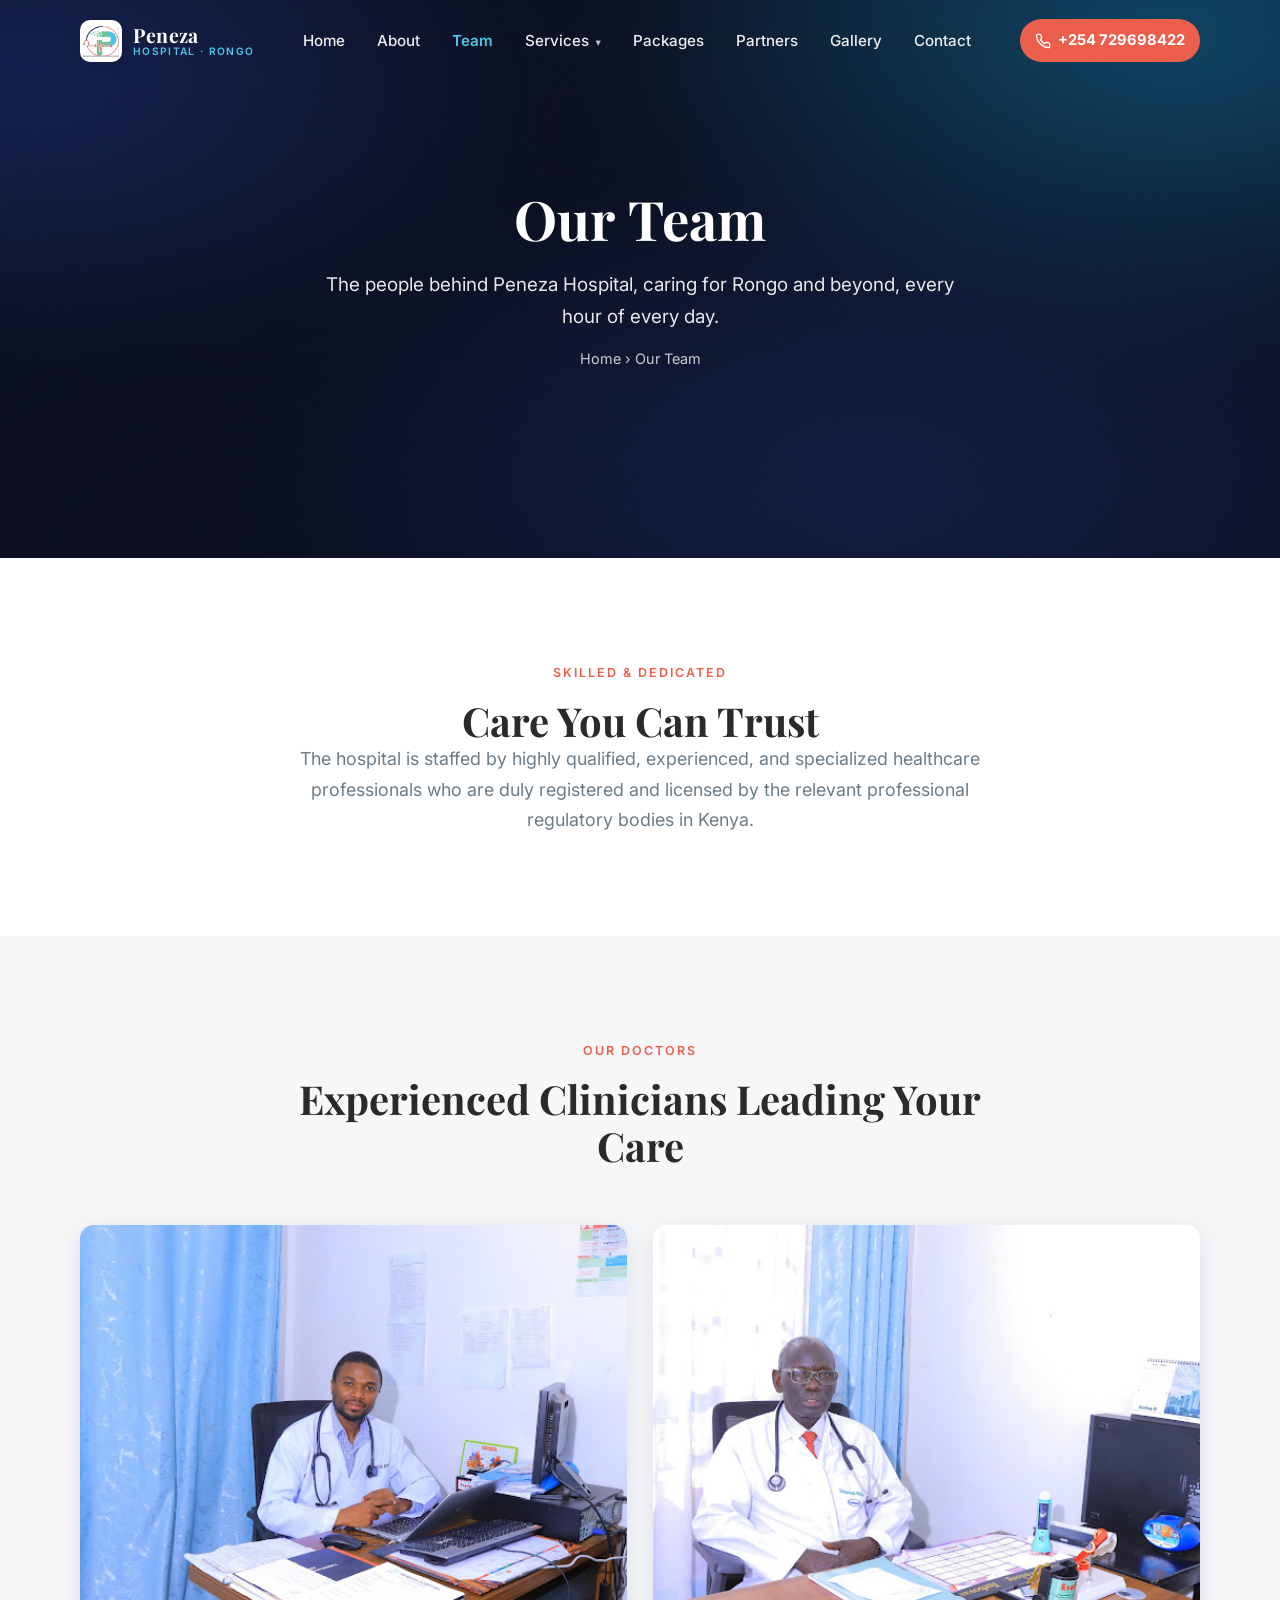
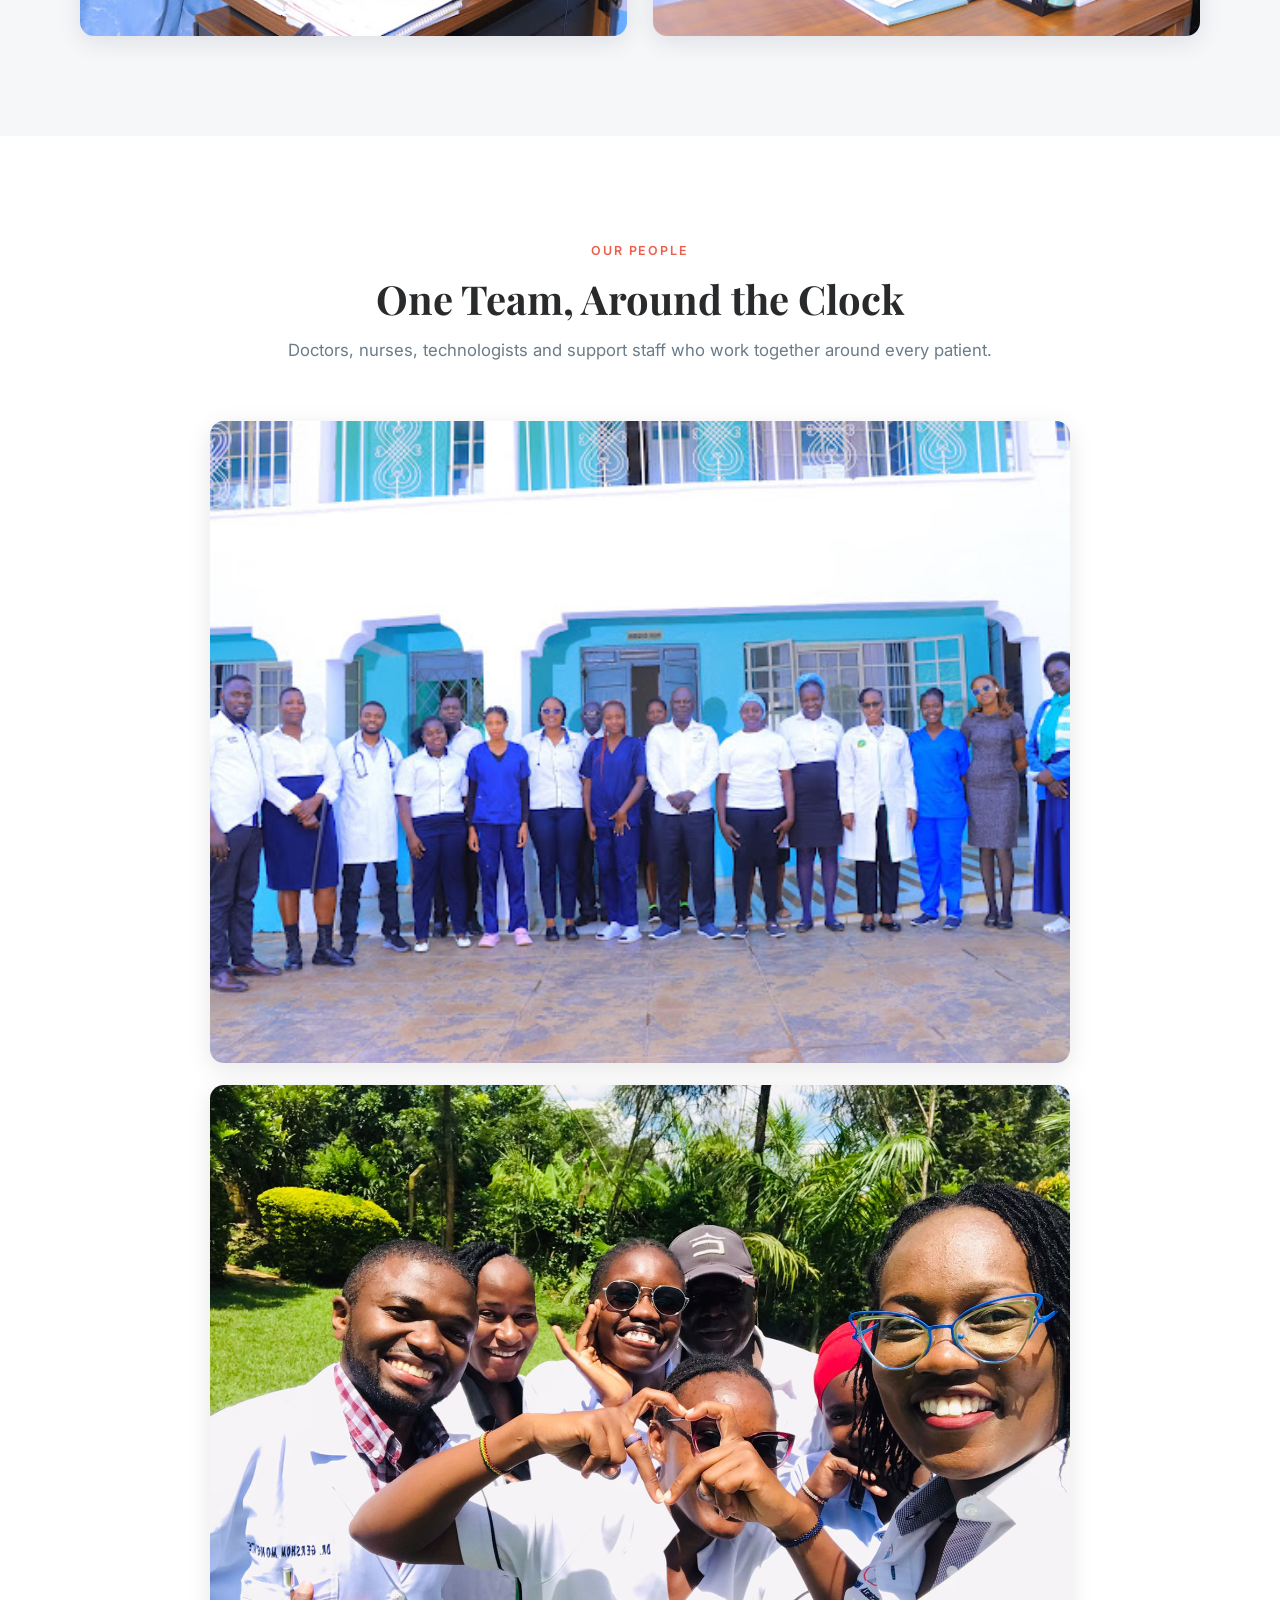
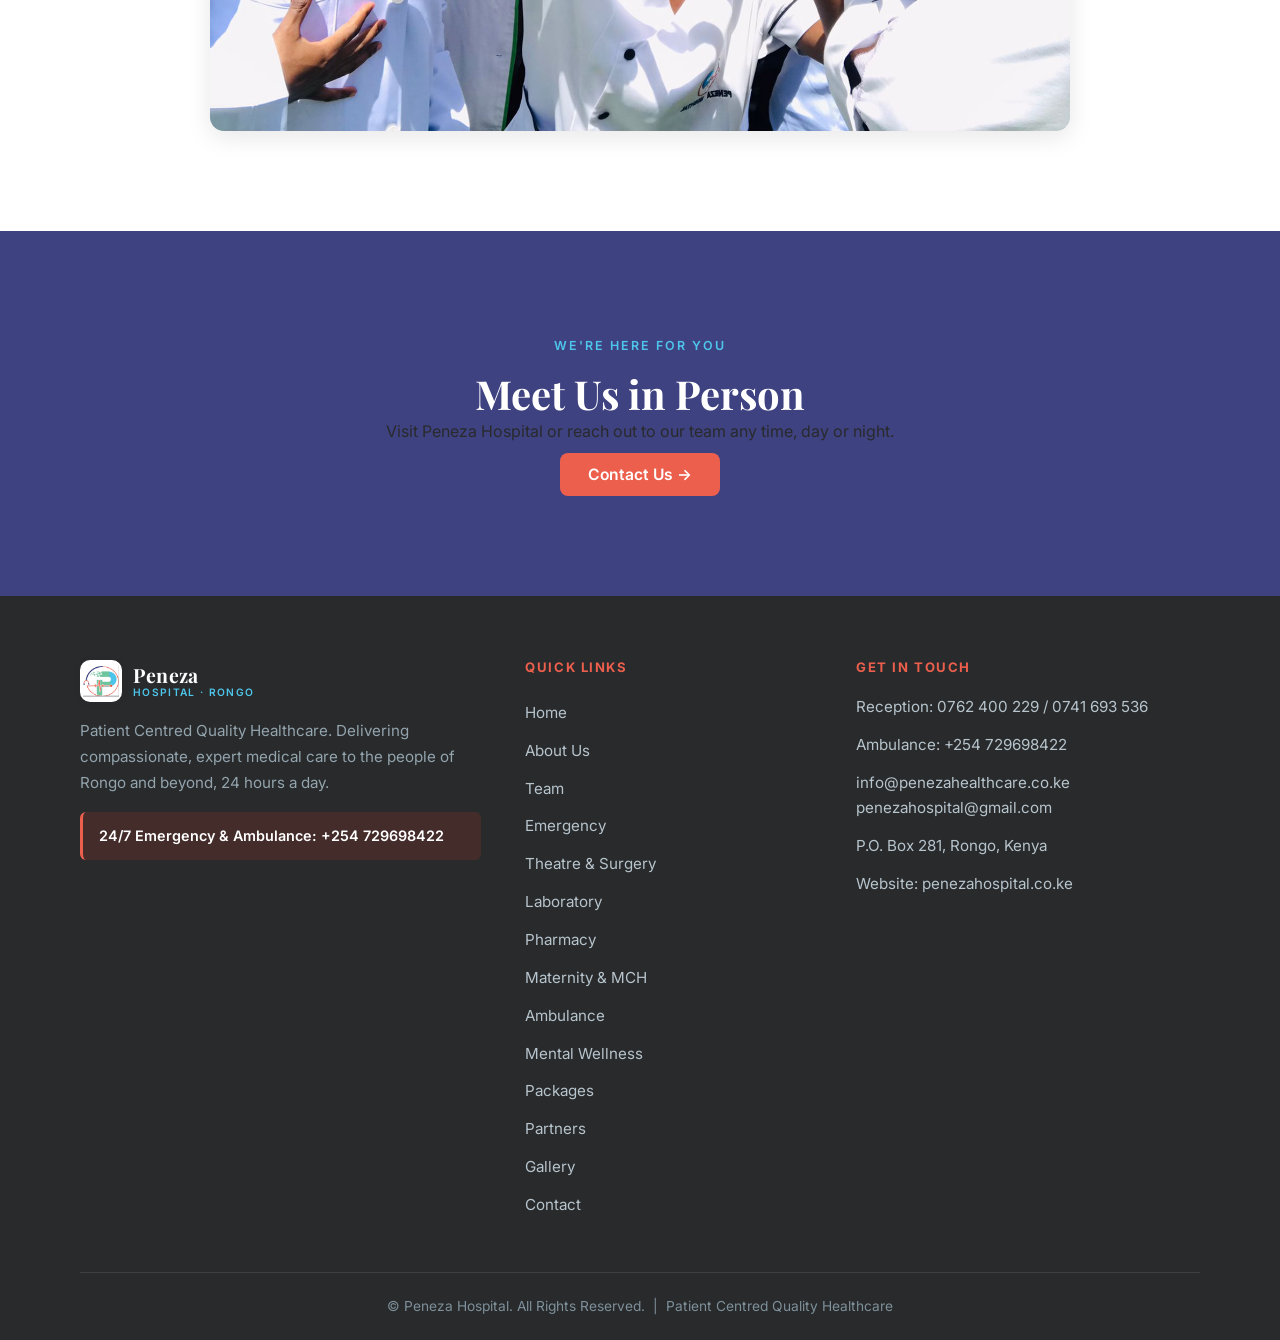
<file: team.html>
<!DOCTYPE html>
<html lang="en">
<head>
<meta charset="UTF-8">
<meta name="viewport" content="width=device-width, initial-scale=1.0">
<title>Our Team · Peneza Hospital</title>
<meta name="description" content="Meet the team at Peneza Hospital, Rongo, our doctors, nurses and staff, highly qualified professionals registered and licensed in Kenya.">
<link rel="preconnect" href="https://fonts.googleapis.com">
<link rel="preconnect" href="https://fonts.gstatic.com" crossorigin>
<link href="https://fonts.googleapis.com/css2?family=Playfair+Display:wght@500;600;700;800&family=Inter:wght@400;500;600;700&display=swap" rel="stylesheet">
<link rel="icon" type="image/png" href="images/logo-mark.png">
<link rel="stylesheet" href="css/styles.css">
<!-- Google tag (gtag.js) -->
<script async src="https://www.googletagmanager.com/gtag/js?id=G-H69FJ1CBR5"></script>
<script>
  window.dataLayer = window.dataLayer || [];
  function gtag(){dataLayer.push(arguments);}
  gtag('js', new Date());

  gtag('config', 'G-H69FJ1CBR5');
</script>
</head>
<body>
<nav class="nav" id="nav">
  <div class="container nav__inner">
    <a class="logo" href="index.html" aria-label="Peneza Hospital home">
      <span class="logo__mark"><img src="images/logo-mark.png" alt="Peneza Hospital logo"></span>
      <span class="logo__text">
        <span class="logo__name">Peneza</span>
        <span class="logo__tag">Hospital · Rongo</span>
      </span>
    </a>
    <ul class="nav__links">
      <li><a class="navlink" href="index.html">Home</a></li>
      <li><a class="navlink" href="about.html">About</a></li><li><a class="navlink active" href="team.html">Team</a></li>
      <li class="has-drop">
        <a class="navlink" href="#" aria-haspopup="true">Services</a>
        <div class="dropdown"><a href="about.html#wards">Inpatient Services</a><a href="emergency.html">Emergency</a><a href="theatre.html">Theatre / Surgery</a><a href="laboratory.html">Laboratory</a><a href="pharmacy.html">Pharmacy</a><a href="maternity.html">Maternity &amp; MCH</a><a href="ambulance.html">Ambulance</a><a href="mental-wellness.html">Mental Wellness</a><a href="contact.html">Outpatient / Special Clinics</a></div>
      </li>
      <li><a class="navlink" href="packages.html">Packages</a></li>
      <li><a class="navlink" href="partners.html">Partners</a></li><li><a class="navlink" href="gallery.html">Gallery</a></li>
      <li><a class="navlink" href="contact.html">Contact</a></li>
    </ul>
    <div class="nav__actions">
      <a class="nav__emergency" href="tel:+254729698422"><svg viewBox="0 0 24 24" fill="none" stroke="currentColor" stroke-width="2" stroke-linecap="round" stroke-linejoin="round"><path d="M22 16.9v3a2 2 0 0 1-2.2 2 19.8 19.8 0 0 1-8.6-3 19.5 19.5 0 0 1-6-6 19.8 19.8 0 0 1-3-8.6A2 2 0 0 1 4.1 2h3a2 2 0 0 1 2 1.7c.1 1 .4 1.9.7 2.8a2 2 0 0 1-.5 2.1L8.1 9.9a16 16 0 0 0 6 6l1.3-1.3a2 2 0 0 1 2.1-.5c.9.3 1.8.6 2.8.7a2 2 0 0 1 1.7 2z"/></svg><span>+254 729698422</span></a>
      <button class="hamburger" aria-label="Open menu" aria-expanded="false"><span></span><span></span><span></span></button>
    </div>
  </div>
</nav>
<div class="mobile-menu" id="mobileMenu">
  <a href="index.html">Home</a>
  <a href="about.html">About</a>
  <a href="team.html">Team</a>
  <span class="mm-sub">Services</span>
  <a href="about.html#wards">Inpatient Services</a><a href="emergency.html">Emergency</a><a href="theatre.html">Theatre / Surgery</a><a href="laboratory.html">Laboratory</a><a href="pharmacy.html">Pharmacy</a><a href="maternity.html">Maternity &amp; MCH</a><a href="ambulance.html">Ambulance</a><a href="mental-wellness.html">Mental Wellness</a><a href="contact.html">Outpatient / Special Clinics</a>
  <a href="packages.html">Packages</a>
  <a href="partners.html">Partners</a>
  <a href="gallery.html">Gallery</a>
  <a href="contact.html">Contact</a>
  <a class="mm-emergency" href="tel:+254729698422">Emergency: +254 729698422</a>
</div><header class="hero hero--aurora hero--half">
  <div class="hero__aurora"></div>
  <div class="hero__overlay hero__overlay--aurora"></div>
  <div class="hero__content"><div class="container"><h1 data-reveal-text>Our Team</h1>
        <p>The people behind Peneza Hospital, caring for Rongo and beyond, every hour of every day.</p>
        <div class="breadcrumb"><a href="index.html">Home</a> &rsaquo; Our Team</div></div></div>
</header>
<section class="section"><div class="container" style="max-width:760px;text-align:center">
  <span class="eyebrow">Skilled &amp; Dedicated</span><h2>Care You Can Trust</h2>
  <p class="lede">The hospital is staffed by highly qualified, experienced, and specialized healthcare professionals who are duly registered and licensed by the relevant professional regulatory bodies in Kenya.</p>
</div></section>
<section class="section section--light"><div class="container">
  <div class="section-head"><span class="eyebrow">Our Doctors</span><h2>Experienced Clinicians Leading Your Care</h2></div>
  <div class="team-grid">
    <figure class="team-photo reveal"><img src="images/team/doctor-1.jpeg" alt="Doctor at Peneza Hospital" loading="lazy"></figure>
    <figure class="team-photo reveal"><img src="images/team/doctor-2.jpeg" alt="Doctor at Peneza Hospital" loading="lazy"></figure>
  </div>
</div></section>
<section class="section"><div class="container">
  <div class="section-head"><span class="eyebrow">Our People</span><h2>One Team, Around the Clock</h2>
  <p>Doctors, nurses, technologists and support staff who work together around every patient.</p></div>
  <figure class="team-photo team-photo--wide reveal"><img src="images/team/staff-group.jpeg" alt="Peneza Hospital staff outside the hospital" loading="lazy"></figure>
  <figure class="team-photo team-photo--wide reveal" style="margin-top:22px"><img src="images/team/staff-selfie.jpeg" alt="Peneza Hospital team" loading="lazy"></figure>
</div></section>
<section class="section section--teal"><div class="container" style="text-align:center;max-width:680px">
  <span class="eyebrow">We're Here For You</span><h2>Meet Us in Person</h2>
  <p>Visit Peneza Hospital or reach out to our team any time, day or night.</p>
  <div class="emergency-banner__btns" style="margin-top:8px"><a class="btn btn--gold" href="contact.html">Contact Us &rarr;</a></div>
</div></section>
<footer class="footer">
  <div class="container">
    <div class="footer__grid">
      <div>
        <a class="logo" href="index.html">
          <span class="logo__mark"><img src="images/logo-mark.png" alt="Peneza Hospital logo"></span>
          <span class="logo__text"><span class="logo__name">Peneza</span><span class="logo__tag">Hospital · Rongo</span></span>
        </a>
        <p class="footer__tag">Patient Centred Quality Healthcare. Delivering compassionate, expert medical care to the people of Rongo and beyond, 24 hours a day.</p>
        <div class="footer__emergency">24/7 Emergency &amp; Ambulance: +254 729698422</div>
      </div>
      <div>
        <h4>Quick Links</h4>
        <div class="footer__links">
          <a href="index.html">Home</a>
          <a href="about.html">About Us</a>
          <a href="team.html">Team</a>
          <a href="emergency.html">Emergency</a>
          <a href="theatre.html">Theatre &amp; Surgery</a>
          <a href="laboratory.html">Laboratory</a>
          <a href="pharmacy.html">Pharmacy</a>
          <a href="maternity.html">Maternity &amp; MCH</a>
          <a href="ambulance.html">Ambulance</a>
          <a href="mental-wellness.html">Mental Wellness</a>
          <a href="packages.html">Packages</a>
  <a href="partners.html">Partners</a>
          <a href="gallery.html">Gallery</a>
          <a href="contact.html">Contact</a>
        </div>
      </div>
      <div>
        <h4>Get In Touch</h4>
        <div class="footer__contact">
          <p>Reception: <a href="tel:0762400229">0762 400 229</a> / <a href="tel:0741693536">0741 693 536</a></p>
          <p>Ambulance: <a href="tel:+254729698422">+254 729698422</a></p>
          <p><a href="mailto:info@penezahealthcare.co.ke">info@penezahealthcare.co.ke</a><br><a href="mailto:penezahospital@gmail.com">penezahospital@gmail.com</a></p>
          <p>P.O. Box 281, Rongo, Kenya</p>
          <p>Website: penezahospital.co.ke</p>
        </div>
      </div>
    </div>
    <div class="footer__bottom">
      &copy; Peneza Hospital. All Rights Reserved. &nbsp;|&nbsp; Patient Centred Quality Healthcare
    </div>
  </div>
</footer>
<script src="js/script.js"></script>
</body>
</html>
</file>
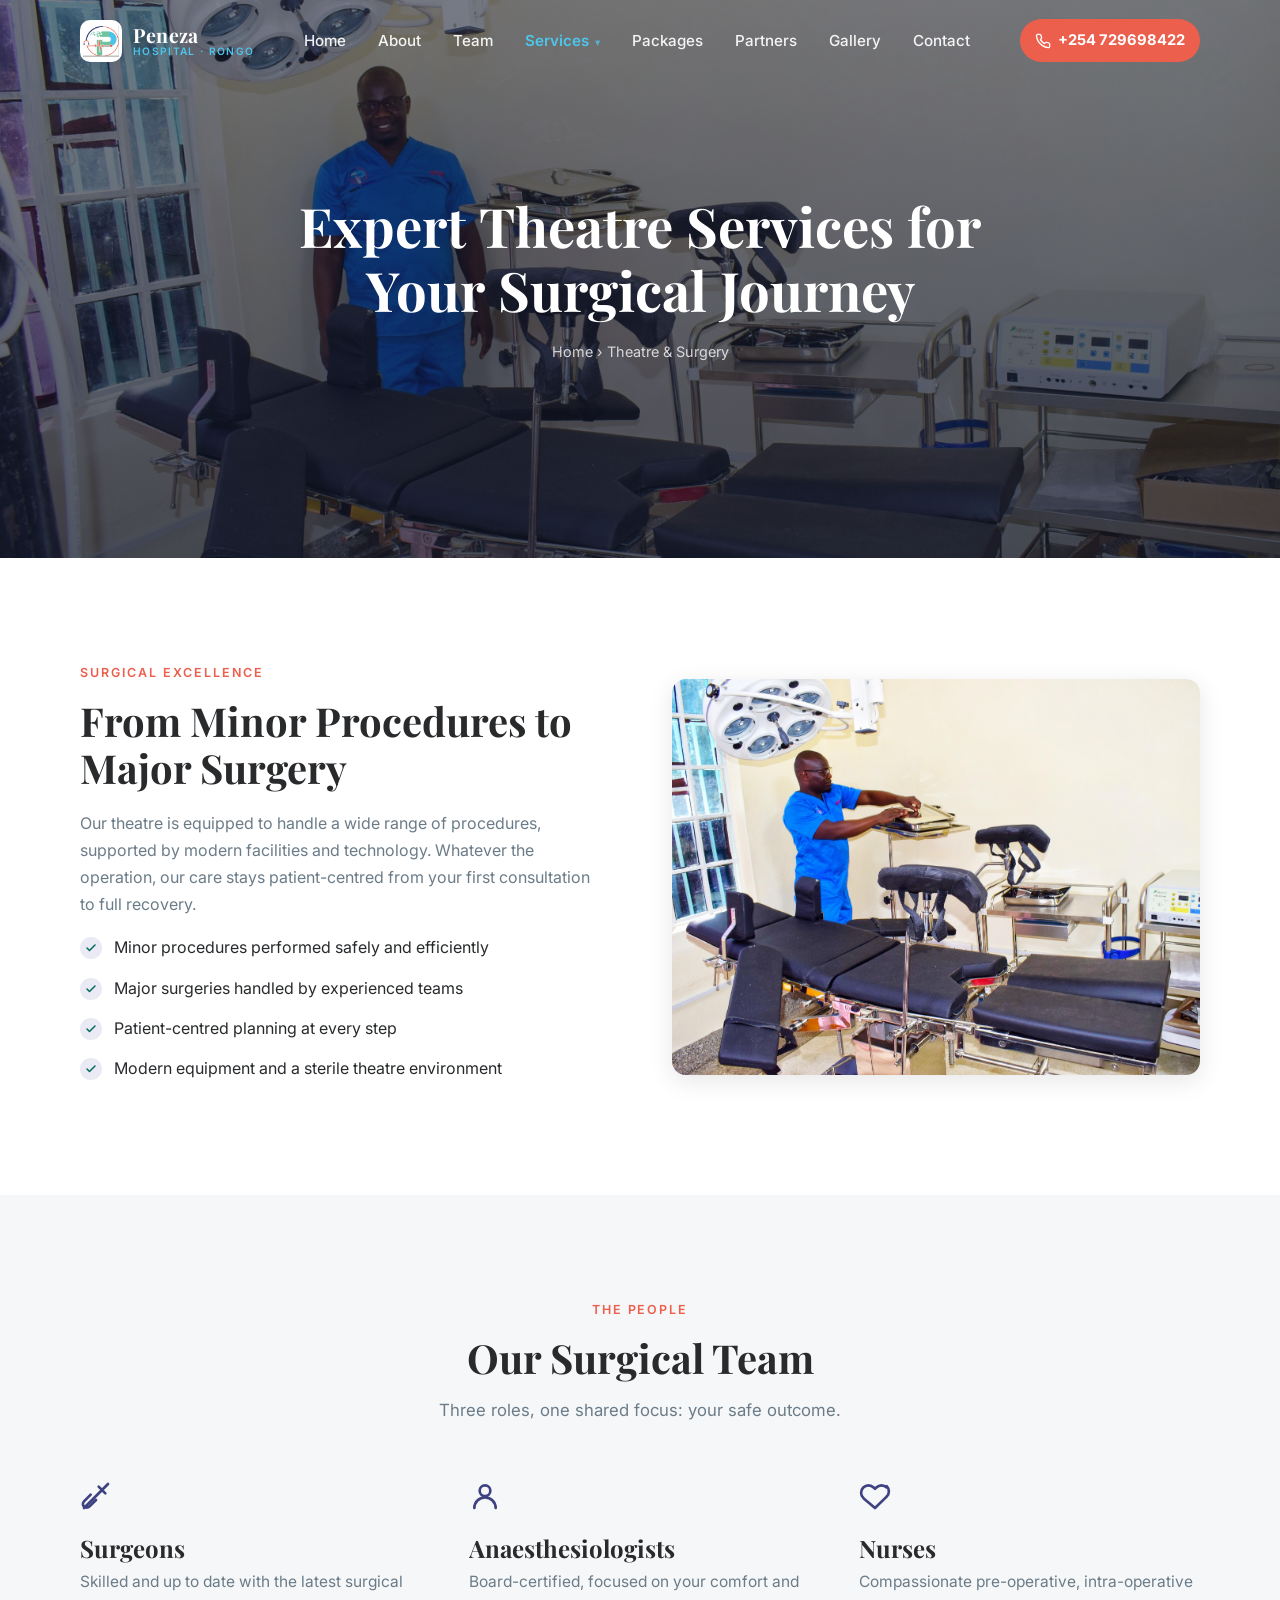
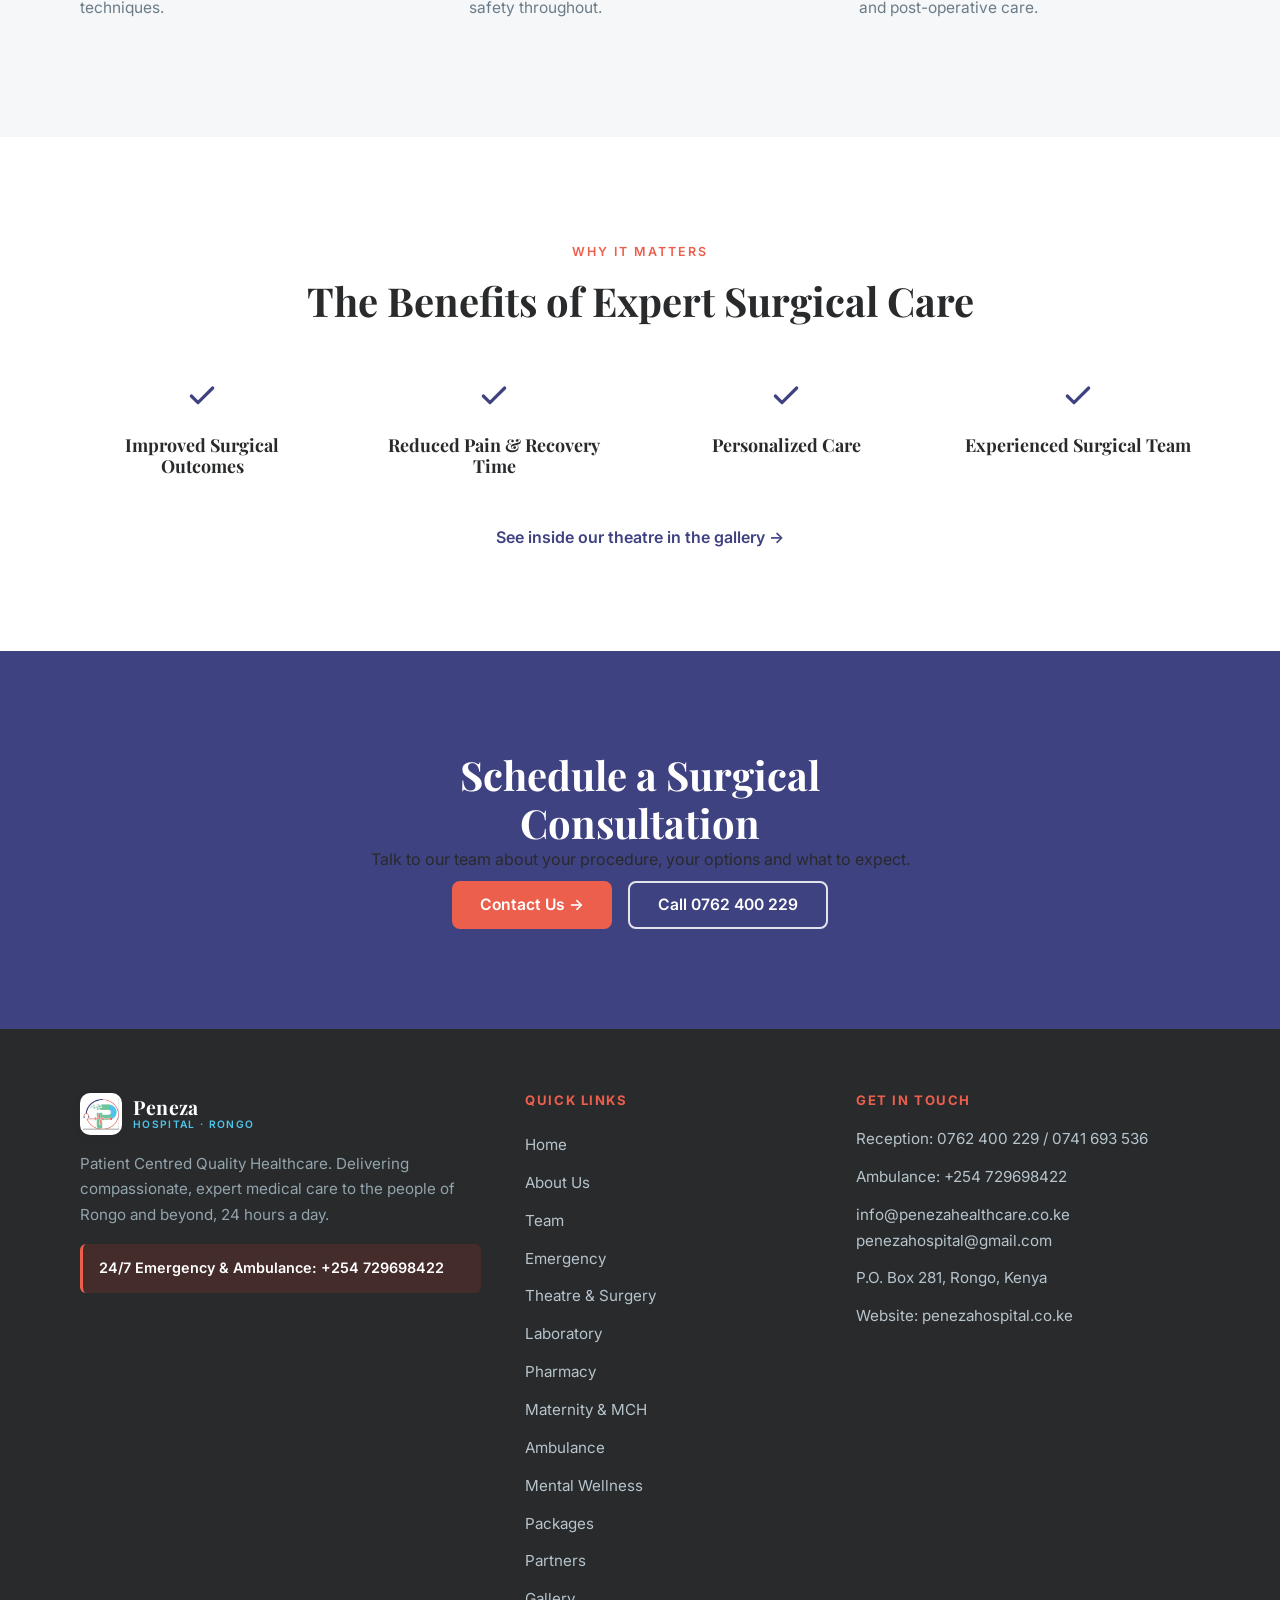
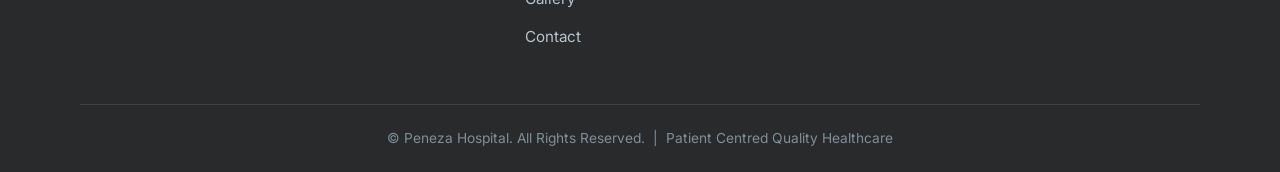
<file: theatre.html>
<!DOCTYPE html>
<html lang="en">
<head>
<meta charset="UTF-8">
<meta name="viewport" content="width=device-width, initial-scale=1.0">
<title>Theatre & Surgery · Peneza Hospital</title>
<meta name="description" content="Expert theatre and surgical services at Peneza Hospital, Rongo, from minor procedures to complex surgery, with experienced surgical teams.">
<link rel="preconnect" href="https://fonts.googleapis.com">
<link rel="preconnect" href="https://fonts.gstatic.com" crossorigin>
<link href="https://fonts.googleapis.com/css2?family=Playfair+Display:wght@500;600;700;800&family=Inter:wght@400;500;600;700&display=swap" rel="stylesheet">
<link rel="icon" type="image/png" href="images/logo-mark.png">
<link rel="stylesheet" href="css/styles.css">
<!-- Google tag (gtag.js) -->
<script async src="https://www.googletagmanager.com/gtag/js?id=G-H69FJ1CBR5"></script>
<script>
  window.dataLayer = window.dataLayer || [];
  function gtag(){dataLayer.push(arguments);}
  gtag('js', new Date());

  gtag('config', 'G-H69FJ1CBR5');
</script>
</head>
<body>
<nav class="nav" id="nav">
  <div class="container nav__inner">
    <a class="logo" href="index.html" aria-label="Peneza Hospital home">
      <span class="logo__mark"><img src="images/logo-mark.png" alt="Peneza Hospital logo"></span>
      <span class="logo__text">
        <span class="logo__name">Peneza</span>
        <span class="logo__tag">Hospital · Rongo</span>
      </span>
    </a>
    <ul class="nav__links">
      <li><a class="navlink" href="index.html">Home</a></li>
      <li><a class="navlink" href="about.html">About</a></li><li><a class="navlink" href="team.html">Team</a></li>
      <li class="has-drop">
        <a class="navlink active" href="#" aria-haspopup="true">Services</a>
        <div class="dropdown"><a href="about.html#wards">Inpatient Services</a><a href="emergency.html">Emergency</a><a href="theatre.html">Theatre / Surgery</a><a href="laboratory.html">Laboratory</a><a href="pharmacy.html">Pharmacy</a><a href="maternity.html">Maternity &amp; MCH</a><a href="ambulance.html">Ambulance</a><a href="mental-wellness.html">Mental Wellness</a><a href="contact.html">Outpatient / Special Clinics</a></div>
      </li>
      <li><a class="navlink" href="packages.html">Packages</a></li>
      <li><a class="navlink" href="partners.html">Partners</a></li><li><a class="navlink" href="gallery.html">Gallery</a></li>
      <li><a class="navlink" href="contact.html">Contact</a></li>
    </ul>
    <div class="nav__actions">
      <a class="nav__emergency" href="tel:+254729698422"><svg viewBox="0 0 24 24" fill="none" stroke="currentColor" stroke-width="2" stroke-linecap="round" stroke-linejoin="round"><path d="M22 16.9v3a2 2 0 0 1-2.2 2 19.8 19.8 0 0 1-8.6-3 19.5 19.5 0 0 1-6-6 19.8 19.8 0 0 1-3-8.6A2 2 0 0 1 4.1 2h3a2 2 0 0 1 2 1.7c.1 1 .4 1.9.7 2.8a2 2 0 0 1-.5 2.1L8.1 9.9a16 16 0 0 0 6 6l1.3-1.3a2 2 0 0 1 2.1-.5c.9.3 1.8.6 2.8.7a2 2 0 0 1 1.7 2z"/></svg><span>+254 729698422</span></a>
      <button class="hamburger" aria-label="Open menu" aria-expanded="false"><span></span><span></span><span></span></button>
    </div>
  </div>
</nav>
<div class="mobile-menu" id="mobileMenu">
  <a href="index.html">Home</a>
  <a href="about.html">About</a>
  <a href="team.html">Team</a>
  <span class="mm-sub">Services</span>
  <a href="about.html#wards">Inpatient Services</a><a href="emergency.html">Emergency</a><a href="theatre.html">Theatre / Surgery</a><a href="laboratory.html">Laboratory</a><a href="pharmacy.html">Pharmacy</a><a href="maternity.html">Maternity &amp; MCH</a><a href="ambulance.html">Ambulance</a><a href="mental-wellness.html">Mental Wellness</a><a href="contact.html">Outpatient / Special Clinics</a>
  <a href="packages.html">Packages</a>
  <a href="partners.html">Partners</a>
  <a href="gallery.html">Gallery</a>
  <a href="contact.html">Contact</a>
  <a class="mm-emergency" href="tel:+254729698422">Emergency: +254 729698422</a>
</div><header class="hero hero--half">
  <div class="hero__bg" style="background-image:url('images/theatre/THEATRE%201.jpeg')"></div>
  <div class="hero__overlay hero__overlay--dark"></div>
  <div class="hero__content"><div class="container"><h1 data-reveal-text>Expert Theatre Services for Your Surgical Journey</h1>
        <div class="breadcrumb"><a href="index.html">Home</a> &rsaquo; Theatre &amp; Surgery</div></div></div>
  
</header>
<section class="section"><div class="container"><div class="split">
  <div class="reveal"><span class="eyebrow">Surgical Excellence</span><h2>From Minor Procedures to Major Surgery</h2>
  <p>Our theatre is equipped to handle a wide range of procedures, supported by modern facilities and technology. Whatever the operation, our care stays patient-centred from your first consultation to full recovery.</p>
  <ul class="checklist">
    <li>Minor procedures performed safely and efficiently</li>
    <li>Major surgeries handled by experienced teams</li>
    <li>Patient-centred planning at every step</li>
    <li>Modern equipment and a sterile theatre environment</li>
  </ul></div>
  <div class="split__media tilt"><div class="tilt__glare"></div><img src="images/theatre/THEATRE%202.jpeg" alt="Peneza Hospital operating theatre" loading="lazy"></div>
</div></div></section>
<section class="section section--light"><div class="container">
  <div class="section-head"><span class="eyebrow">The People</span><h2>Our Surgical Team</h2>
  <p>Three roles, one shared focus: your safe outcome.</p></div>
  <div class="grid grid--3"><div class="card person spotlight reveal"><span class="card__icon"><svg viewBox="0 0 24 24" fill="none" stroke="currentColor" stroke-width="2" stroke-linecap="round" stroke-linejoin="round"><path d="M3 21 21 3M14 5l5 5M8 11l-5 5a2.8 2.8 0 0 0 4 4l5-5"/></svg></span><h3>Surgeons</h3><p>Skilled and up to date with the latest surgical techniques.</p></div><div class="card person spotlight reveal"><span class="card__icon"><svg viewBox="0 0 24 24" fill="none" stroke="currentColor" stroke-width="2" stroke-linecap="round" stroke-linejoin="round"><circle cx="12" cy="8" r="4"/><path d="M4 21a8 8 0 0 1 16 0"/></svg></span><h3>Anaesthesiologists</h3><p>Board-certified, focused on your comfort and safety throughout.</p></div><div class="card person spotlight reveal"><span class="card__icon"><svg viewBox="0 0 24 24" fill="none" stroke="currentColor" stroke-width="2" stroke-linecap="round" stroke-linejoin="round"><path d="M20.8 5.6a5.5 5.5 0 0 0-7.8 0L12 6.6l-1-1a5.5 5.5 0 0 0-7.8 7.8l1 1L12 21l7.8-7.6 1-1a5.5 5.5 0 0 0 0-7.8z"/></svg></span><h3>Nurses</h3><p>Compassionate pre-operative, intra-operative and post-operative care.</p></div></div>
</div></section>
<section class="section"><div class="container">
  <div class="section-head"><span class="eyebrow">Why It Matters</span><h2>The Benefits of Expert Surgical Care</h2></div>
  <div class="grid grid--4"><div class="card feature spotlight reveal"><span class="card__icon"><svg viewBox="0 0 24 24" fill="none" stroke="currentColor" stroke-width="2.4" stroke-linecap="round" stroke-linejoin="round"><polyline points="20 6 9 17 4 12"/></svg></span><h4>Improved Surgical Outcomes</h4></div><div class="card feature spotlight reveal"><span class="card__icon"><svg viewBox="0 0 24 24" fill="none" stroke="currentColor" stroke-width="2.4" stroke-linecap="round" stroke-linejoin="round"><polyline points="20 6 9 17 4 12"/></svg></span><h4>Reduced Pain &amp; Recovery Time</h4></div><div class="card feature spotlight reveal"><span class="card__icon"><svg viewBox="0 0 24 24" fill="none" stroke="currentColor" stroke-width="2.4" stroke-linecap="round" stroke-linejoin="round"><polyline points="20 6 9 17 4 12"/></svg></span><h4>Personalized Care</h4></div><div class="card feature spotlight reveal"><span class="card__icon"><svg viewBox="0 0 24 24" fill="none" stroke="currentColor" stroke-width="2.4" stroke-linecap="round" stroke-linejoin="round"><polyline points="20 6 9 17 4 12"/></svg></span><h4>Experienced Surgical Team</h4></div></div>
  <div style="text-align:center;margin-top:40px"><a class="arrow-link" href="gallery.html">See inside our theatre in the gallery &rarr;</a></div>
</div></section>
<section class="section section--teal"><div class="container" style="text-align:center;max-width:680px">
  <h2>Schedule a Surgical Consultation</h2>
  <p>Talk to our team about your procedure, your options and what to expect.</p>
  <div class="emergency-banner__btns" style="margin-top:8px"><a class="btn btn--gold" href="contact.html">Contact Us &rarr;</a><a class="btn btn--outline" href="tel:0762400229">Call 0762 400 229</a></div>
</div></section>
<footer class="footer">
  <div class="container">
    <div class="footer__grid">
      <div>
        <a class="logo" href="index.html">
          <span class="logo__mark"><img src="images/logo-mark.png" alt="Peneza Hospital logo"></span>
          <span class="logo__text"><span class="logo__name">Peneza</span><span class="logo__tag">Hospital · Rongo</span></span>
        </a>
        <p class="footer__tag">Patient Centred Quality Healthcare. Delivering compassionate, expert medical care to the people of Rongo and beyond, 24 hours a day.</p>
        <div class="footer__emergency">24/7 Emergency &amp; Ambulance: +254 729698422</div>
      </div>
      <div>
        <h4>Quick Links</h4>
        <div class="footer__links">
          <a href="index.html">Home</a>
          <a href="about.html">About Us</a>
          <a href="team.html">Team</a>
          <a href="emergency.html">Emergency</a>
          <a href="theatre.html">Theatre &amp; Surgery</a>
          <a href="laboratory.html">Laboratory</a>
          <a href="pharmacy.html">Pharmacy</a>
          <a href="maternity.html">Maternity &amp; MCH</a>
          <a href="ambulance.html">Ambulance</a>
          <a href="mental-wellness.html">Mental Wellness</a>
          <a href="packages.html">Packages</a>
  <a href="partners.html">Partners</a>
          <a href="gallery.html">Gallery</a>
          <a href="contact.html">Contact</a>
        </div>
      </div>
      <div>
        <h4>Get In Touch</h4>
        <div class="footer__contact">
          <p>Reception: <a href="tel:0762400229">0762 400 229</a> / <a href="tel:0741693536">0741 693 536</a></p>
          <p>Ambulance: <a href="tel:+254729698422">+254 729698422</a></p>
          <p><a href="mailto:info@penezahealthcare.co.ke">info@penezahealthcare.co.ke</a><br><a href="mailto:penezahospital@gmail.com">penezahospital@gmail.com</a></p>
          <p>P.O. Box 281, Rongo, Kenya</p>
          <p>Website: penezahospital.co.ke</p>
        </div>
      </div>
    </div>
    <div class="footer__bottom">
      &copy; Peneza Hospital. All Rights Reserved. &nbsp;|&nbsp; Patient Centred Quality Healthcare
    </div>
  </div>
</footer>
<script src="js/script.js"></script>
</body>
</html>
</file>
<file: css/styles.css>
/* ============================================================
   PENEZA HOSPITAL — styles.css
   Patient Centred Quality Healthcare
   ============================================================ */

/* ---------- Design Tokens ---------- */
:root {
  --teal:        #3F4281;
  --teal-dark:   #2C2E5C;
  --teal-light:  #EAEAF4;
  --gold:        #EC5F4D;
  --gold-dark:   #D1442F;
  --dark:        #282A2C;
  --dark-90:     rgba(40, 42, 44, 0.90);
  --light-bg:    #F5F7F9;
  --white:       #FFFFFF;
  --muted:       #6B7C88;
  --border:      #E2E8ED;
  --red:         #EC5F4D;
  --lightblue:   #4EC5EA;
  --lightblue-dark: #2FA6CB;
  --red-dark:    #C33823;
  --green:       #6FC59E;
  --green-dark:  #55A47F;

  --shadow-sm:   0 2px 8px rgba(17, 23, 38, 0.06);
  --shadow-md:   0 6px 24px rgba(17, 23, 38, 0.10);
  --shadow-lg:   0 14px 44px rgba(17, 23, 38, 0.16);

  --radius:      8px;
  --radius-lg:   14px;

  --maxw:        1200px;
  --pad:         clamp(20px, 5vw, 40px);

  --t-fast:      0.2s ease;
  --t-base:      0.3s ease;

  --ff-head:     'Playfair Display', Georgia, serif;
  --ff-body:     'Inter', system-ui, -apple-system, sans-serif;
}

/* ---------- Reset ---------- */
*, *::before, *::after { box-sizing: border-box; }
* { margin: 0; padding: 0; }
html { scroll-behavior: smooth; -webkit-text-size-adjust: 100%; }
body {
  font-family: var(--ff-body);
  font-size: 16px;
  line-height: 1.7;
  color: var(--dark);
  background: var(--white);
  -webkit-font-smoothing: antialiased;
  overflow-x: hidden;
}
img { display: block; max-width: 100%; height: auto; }
a { color: inherit; text-decoration: none; }
ul { list-style: none; }
button { font-family: inherit; cursor: pointer; border: none; background: none; }

/* ---------- Typography ---------- */
h1, h2, h3, h4 { font-family: var(--ff-head); line-height: 1.18; font-weight: 700; color: var(--dark); }
h1 { font-size: clamp(2.1rem, 5vw, 3.4rem); }
h2 { font-size: clamp(1.7rem, 3.6vw, 2.5rem); }
h3 { font-size: clamp(1.2rem, 2vw, 1.5rem); }
h4 { font-size: 1.12rem; }
p  { color: var(--dark); }
.muted { color: var(--muted); }

/* ---------- Layout helpers ---------- */
.container { width: 100%; max-width: var(--maxw); margin: 0 auto; padding: 0 var(--pad); }
.section { padding: clamp(56px, 9vw, 100px) 0; }
.section--light { background: var(--light-bg); }
.section--teal  { background: var(--teal); color: var(--white); }
.section--teal h1, .section--teal h2, .section--teal h3 { color: var(--white); }
.section--dark  { background: var(--dark); color: #DCE4E9; }
.section--dark h1, .section--dark h2, .section--dark h3 { color: var(--white); }

.eyebrow {
  display: inline-block;
  font-family: var(--ff-body);
  font-size: 0.78rem;
  font-weight: 600;
  letter-spacing: 0.16em;
  text-transform: uppercase;
  color: var(--gold);
  margin-bottom: 14px;
}
.section--teal .eyebrow, .section--dark .eyebrow { color: var(--gold); }

.section-head { max-width: 720px; margin: 0 auto clamp(34px, 5vw, 56px); text-align: center; }
.section-head.left { margin-left: 0; text-align: left; }
.section-head p { color: var(--muted); margin-top: 14px; font-size: 1.05rem; }
.section--teal .section-head p, .section--dark .section-head p { color: rgba(255,255,255,0.82); }

.lede { font-size: 1.12rem; color: var(--muted); }

/* ---------- Buttons ---------- */
.btn {
  display: inline-flex; align-items: center; gap: 9px;
  font-family: var(--ff-body);
  font-weight: 600; font-size: 0.98rem;
  padding: 14px 28px; border-radius: var(--radius);
  transition: transform var(--t-fast), background var(--t-fast), color var(--t-fast), box-shadow var(--t-fast);
  white-space: nowrap; line-height: 1;
}
.btn:focus-visible { outline: 3px solid var(--gold); outline-offset: 3px; }
.btn--gold  { background: var(--gold); color: var(--white); }
.btn--gold:hover { background: var(--gold-dark); transform: translateY(-2px); box-shadow: var(--shadow-md); }
.btn--teal  { background: var(--teal); color: var(--white); }
.btn--teal:hover { background: var(--teal-dark); transform: translateY(-2px); box-shadow: var(--shadow-md); }
.btn--white { background: var(--white); color: var(--teal); }
.btn--white:hover { transform: translateY(-2px); box-shadow: var(--shadow-md); }
.btn--outline { background: transparent; color: var(--white); border: 2px solid rgba(255,255,255,0.85); }
.btn--outline:hover { background: var(--white); color: var(--teal); transform: translateY(-2px); }
.btn--outline-teal { background: transparent; color: var(--teal); border: 2px solid var(--teal); }
.btn--outline-teal:hover { background: var(--teal); color: var(--white); }
.btn--red { background: var(--red); color: var(--white); }
.btn--red:hover { background: var(--red-dark); transform: translateY(-2px); box-shadow: var(--shadow-md); }

.arrow-link {
  display: inline-flex; align-items: center; gap: 7px;
  font-weight: 600; color: var(--teal);
  transition: gap var(--t-fast), color var(--t-fast);
}
.arrow-link:hover { gap: 12px; color: var(--gold-dark); }
.section--teal .arrow-link, .section--dark .arrow-link { color: var(--gold); }

/* ============================================================
   NAVBAR
   ============================================================ */
.nav {
  position: fixed; top: 0; left: 0; right: 0; z-index: 1000;
  background: transparent;
  transition: background var(--t-base), box-shadow var(--t-base), padding var(--t-base);
  padding: 18px 0;
}
.nav.scrolled { background: var(--dark); box-shadow: 0 4px 20px rgba(0,0,0,0.25); padding: 11px 0; }
.nav__inner { display: flex; align-items: center; justify-content: space-between; gap: 18px; }

.logo { display: flex; align-items: center; gap: 11px; color: var(--white); }
.logo__mark {
  width: 42px; height: 42px; border-radius: 10px;
  background: var(--white); display: grid; place-items: center; flex: none;
  box-shadow: var(--shadow-sm);
}
.logo__mark svg { width: 25px; height: 25px; }
.logo__text { line-height: 1.1; }
.logo__name { font-family: var(--ff-head); font-weight: 700; font-size: 1.22rem; color: var(--white); letter-spacing: 0.01em; }
.logo__tag  { display: block; font-size: 0.64rem; letter-spacing: 0.13em; text-transform: uppercase; color: var(--gold); font-weight: 600; }

.nav__links { display: flex; align-items: center; gap: 4px; }
.nav__links > li { position: relative; }
.nav__links a.navlink {
  display: inline-block; padding: 10px 14px; color: rgba(255,255,255,0.92);
  font-weight: 500; font-size: 0.95rem; border-radius: 6px;
  transition: color var(--t-fast), background var(--t-fast);
}
.nav__links a.navlink:hover, .nav__links a.navlink.active { color: var(--gold); }
.nav__links a.navlink.active { font-weight: 600; }

/* dropdown */
.has-drop > .navlink::after { content: "▾"; font-size: 0.7em; margin-left: 6px; opacity: 0.8; }
.dropdown {
  position: absolute; top: calc(100% + 8px); left: 0;
  background: var(--white); min-width: 252px; border-radius: var(--radius);
  box-shadow: var(--shadow-lg); padding: 8px; opacity: 0; visibility: hidden;
  transform: translateY(8px); transition: all var(--t-fast); border: 1px solid var(--border);
}
.has-drop:hover .dropdown, .has-drop:focus-within .dropdown { opacity: 1; visibility: visible; transform: translateY(0); }
.dropdown a {
  display: block; padding: 10px 14px; color: var(--dark); font-size: 0.92rem;
  border-radius: 6px; transition: background var(--t-fast), color var(--t-fast); font-weight: 500;
}
.dropdown a:hover { background: var(--teal-light); color: var(--teal); }

/* nav right actions */
.nav__actions { display: flex; align-items: center; gap: 14px; }
.nav__emergency {
  display: inline-flex; align-items: center; gap: 7px;
  color: var(--white); font-weight: 700; font-size: 0.92rem;
  background: var(--red); padding: 9px 15px; border-radius: 50px;
  animation: pulse 2.2s infinite; white-space: nowrap;
}
.nav__emergency svg { width: 16px; height: 16px; }
@keyframes pulse {
  0%   { box-shadow: 0 0 0 0 rgba(192,57,43,0.55); }
  70%  { box-shadow: 0 0 0 12px rgba(192,57,43,0); }
  100% { box-shadow: 0 0 0 0 rgba(192,57,43,0); }
}

.hamburger { display: none; width: 44px; height: 44px; flex-direction: column; gap: 6px; justify-content: center; align-items: center; }
.hamburger span { width: 26px; height: 2px; background: var(--white); border-radius: 2px; transition: transform var(--t-base), opacity var(--t-base); }
.hamburger.open span:nth-child(1) { transform: translateY(8px) rotate(45deg); }
.hamburger.open span:nth-child(2) { opacity: 0; }
.hamburger.open span:nth-child(3) { transform: translateY(-8px) rotate(-45deg); }

/* mobile overlay menu */
.mobile-menu {
  position: fixed; inset: 0; z-index: 999; background: var(--dark);
  display: flex; flex-direction: column; justify-content: center; align-items: center;
  gap: 6px; padding: 80px 24px 40px; opacity: 0; visibility: hidden; transform: translateY(-12px);
  transition: opacity var(--t-base), transform var(--t-base), visibility var(--t-base);
  overflow-y: auto;
}
.mobile-menu.open { opacity: 1; visibility: visible; transform: translateY(0); }
.mobile-menu a { color: var(--white); font-family: var(--ff-head); font-size: 1.45rem; padding: 9px 0; transition: color var(--t-fast); }
.mobile-menu a:hover, .mobile-menu a.active { color: var(--gold); }
.mobile-menu .mm-sub { font-family: var(--ff-body); font-size: 1rem; color: rgba(255,255,255,0.7); padding: 5px 0; }
.mobile-menu .mm-emergency { margin-top: 20px; color: var(--white); background: var(--red); padding: 12px 26px; border-radius: 50px; font-family: var(--ff-body); font-weight: 700; font-size: 1rem; }

/* ============================================================
   HERO
   ============================================================ */
.hero {
  position: relative; min-height: 100vh; display: flex; align-items: center;
  color: var(--white); text-align: center;
}
.hero--half { min-height: 62vh; }
.hero__bg { position: absolute; inset: 0; background-size: cover; background-position: center; z-index: 0; }
.hero__overlay { position: absolute; inset: 0; z-index: 1; }
.hero__overlay--dark { background: linear-gradient(180deg, rgba(17,23,38,0.55), rgba(17,23,38,0.72)); }
.hero__overlay--teal { background: linear-gradient(180deg, rgba(33,49,107,0.62), rgba(10,16,40,0.82)); }
.hero__overlay--red  { background: linear-gradient(180deg, rgba(120,30,22,0.55), rgba(80,18,12,0.80)); }
.hero__content { position: relative; z-index: 2; width: 100%; }
.hero__content .container { max-width: 880px; }
.hero h1 { color: var(--white); margin-bottom: 18px; }
.hero p { color: rgba(255,255,255,0.9); font-size: 1.18rem; max-width: 640px; margin: 0 auto; }
.hero__cta { display: flex; gap: 16px; justify-content: center; flex-wrap: wrap; margin-top: 32px; }
.hero__scroll { position: absolute; bottom: 28px; left: 50%; transform: translateX(-50%); z-index: 2; color: rgba(255,255,255,0.8); font-size: 0.8rem; letter-spacing: 0.1em; text-transform: uppercase; animation: bob 2.4s ease-in-out infinite; }
@keyframes bob { 0%,100% { transform: translate(-50%, 0); } 50% { transform: translate(-50%, 8px); } }

/* breadcrumb */
.breadcrumb { position: relative; z-index: 2; margin-top: 14px; font-size: 0.9rem; color: rgba(255,255,255,0.78); }
.breadcrumb a:hover { color: var(--gold); }

/* ============================================================
   STATS BAR
   ============================================================ */
.stats { background: var(--teal); }
.stats__grid { display: grid; grid-template-columns: repeat(4, 1fr); }
.stats__item { text-align: center; padding: 40px 20px; color: var(--white); position: relative; }
.stats__item:not(:last-child)::after { content: ""; position: absolute; right: 0; top: 22%; height: 56%; width: 1px; background: rgba(255,255,255,0.22); }
.stats__num { font-family: var(--ff-head); font-size: clamp(1.7rem, 3.4vw, 2.5rem); font-weight: 700; color: var(--gold); line-height: 1; }
.stats__label { margin-top: 10px; font-size: 0.92rem; color: rgba(255,255,255,0.88); }

/* ============================================================
   CARDS / GRIDS
   ============================================================ */
.grid { display: grid; gap: 26px; }
.grid--3 { grid-template-columns: repeat(3, 1fr); }
.grid--2 { grid-template-columns: repeat(2, 1fr); }
.grid--4 { grid-template-columns: repeat(4, 1fr); }

.card {
  background: var(--white); border: 1px solid var(--border); border-radius: var(--radius);
  padding: 32px 28px; box-shadow: var(--shadow-sm);
  transition: transform var(--t-base), box-shadow var(--t-base), border-color var(--t-base);
}
.card:hover { transform: scale(1.02); box-shadow: var(--shadow-md); border-color: var(--teal-light); }
.card__icon {
  width: 56px; height: 56px; border-radius: 12px; background: var(--teal-light);
  display: grid; place-items: center; margin-bottom: 18px; color: var(--teal);
}
.card__icon svg { width: 28px; height: 28px; }
.card h3 { margin-bottom: 10px; }
.card p { color: var(--muted); font-size: 0.97rem; margin-bottom: 16px; }
.card .arrow-link { font-size: 0.92rem; }

/* feature/benefit compact cards */
.feature { text-align: center; padding: 28px 20px; }
.feature .card__icon { margin: 0 auto 18px; }
.feature h4 { margin-bottom: 8px; }
.feature p { color: var(--muted); font-size: 0.94rem; }

/* person cards */
.person h3 { margin-bottom: 6px; }
.person .role { color: var(--gold-dark); font-weight: 600; font-size: 0.85rem; letter-spacing: 0.06em; text-transform: uppercase; margin-bottom: 12px; }

/* ============================================================
   SPLIT LAYOUT
   ============================================================ */
.split { display: grid; grid-template-columns: 1fr 1fr; gap: clamp(30px, 5vw, 64px); align-items: center; }
.split__media { border-radius: var(--radius-lg); overflow: hidden; box-shadow: var(--shadow-md); }
.split__media img { width: 100%; height: 100%; object-fit: cover; aspect-ratio: 4/3; transition: transform 0.5s ease; }
.split__media:hover img { transform: scale(1.04); }
.split--reverse .split__media { order: 2; }
.split h2 { margin-bottom: 18px; }
.split p { color: var(--muted); margin-bottom: 16px; }
.split .label-block { margin-bottom: 22px; }
.split .label-block h4 { color: var(--teal); margin-bottom: 5px; }
.split .label-block p { margin-bottom: 0; }

.checklist li { display: flex; gap: 12px; align-items: flex-start; margin-bottom: 13px; color: var(--dark); }
.checklist li::before { content: ""; flex: none; width: 22px; height: 22px; margin-top: 3px; border-radius: 50%; background: var(--teal-light) url("data:image/svg+xml,%3Csvg xmlns='http://www.w3.org/2000/svg' width='12' height='12' viewBox='0 0 24 24' fill='none' stroke='%23006B5E' stroke-width='3' stroke-linecap='round' stroke-linejoin='round'%3E%3Cpolyline points='20 6 9 17 4 12'/%3E%3C/svg%3E") center / 12px no-repeat; }

/* ============================================================
   WARD SCROLL ROW
   ============================================================ */
.ward-row { display: grid; grid-auto-flow: column; grid-auto-columns: minmax(230px, 1fr); gap: 22px; overflow-x: auto; padding: 6px 2px 22px; scroll-snap-type: x mandatory; }
.ward-row::-webkit-scrollbar { height: 8px; }
.ward-row::-webkit-scrollbar-thumb { background: var(--border); border-radius: 50px; }
.ward-card { position: relative; border-radius: var(--radius); overflow: hidden; box-shadow: var(--shadow-sm); scroll-snap-align: start; transition: transform var(--t-base), box-shadow var(--t-base); }
.ward-card:hover { transform: scale(1.02); box-shadow: var(--shadow-md); }
.ward-card img { width: 100%; aspect-ratio: 3/4; object-fit: cover; }
.ward-card__cap { position: absolute; inset: auto 0 0 0; padding: 40px 18px 18px; background: linear-gradient(180deg, transparent, rgba(17,23,38,0.92)); color: var(--white); }
.ward-card__cap .name { font-family: var(--ff-head); font-weight: 700; font-size: 1.1rem; }
.ward-card__cap .sub { font-size: 0.82rem; color: var(--gold); }

/* ============================================================
   EMERGENCY BANNER
   ============================================================ */
.emergency-banner { position: relative; background: var(--red); color: var(--white); text-align: center; overflow: hidden; }
.emergency-banner::before { content: ""; position: absolute; inset: 0; background: linear-gradient(120deg, var(--red-dark), var(--red)); opacity: 0.6; }
.emergency-banner .container { position: relative; z-index: 1; }
.emergency-banner h2 { color: var(--white); margin-bottom: 12px; }
.emergency-banner p { color: rgba(255,255,255,0.9); max-width: 600px; margin: 0 auto 28px; }
.emergency-banner__btns { display: flex; gap: 16px; justify-content: center; flex-wrap: wrap; }

/* ============================================================
   PHOTO STRIP / GRID
   ============================================================ */
.photo-strip { display: grid; grid-template-columns: repeat(3, 1fr); gap: 16px; }
.photo-strip img { width: 100%; aspect-ratio: 4/3; object-fit: cover; border-radius: var(--radius); box-shadow: var(--shadow-sm); transition: transform var(--t-base); }
.photo-strip img:hover { transform: scale(1.02); }

.photo-grid { display: grid; grid-template-columns: repeat(3, 1fr); gap: 14px; }
.photo-grid img { width: 100%; aspect-ratio: 1/1; object-fit: cover; border-radius: var(--radius); box-shadow: var(--shadow-sm); transition: transform var(--t-base); }
.photo-grid img:hover { transform: scale(1.02); }
.photo-grid .span-2 { grid-column: span 2; aspect-ratio: 2/1; }

/* feature banner (full-width image with text) */
.feature-banner { position: relative; color: var(--white); border-radius: var(--radius-lg); overflow: hidden; }
.feature-banner__media { position: absolute; inset: 0; }
.feature-banner__media img { width: 100%; height: 100%; object-fit: cover; }
.feature-banner__overlay { position: absolute; inset: 0; background: linear-gradient(90deg, rgba(17,23,38,0.92) 40%, rgba(17,23,38,0.55)); }
.feature-banner__inner { position: relative; z-index: 2; padding: clamp(40px, 7vw, 80px); max-width: 620px; }
.feature-banner h2 { color: var(--white); margin-bottom: 14px; }
.feature-banner p { color: rgba(255,255,255,0.88); }

/* ============================================================
   CALLOUT / PROMISE BOX
   ============================================================ */
.callout { background: var(--white); border: 1px solid var(--border); border-left: 5px solid var(--teal); border-radius: var(--radius); padding: clamp(28px, 4vw, 44px); box-shadow: var(--shadow-sm); }
.callout--gold { border-left-color: var(--gold); }
.callout h3 { margin-bottom: 16px; }
.callout .checklist li { color: var(--dark); }
.callout__btns { display: flex; gap: 14px; flex-wrap: wrap; margin-top: 22px; }

.pullquote { font-family: var(--ff-head); font-size: clamp(1.5rem, 3vw, 2.1rem); line-height: 1.35; color: var(--teal); font-weight: 700; }
.pullquote::before { content: "“"; color: var(--gold); }
.pullquote::after { content: "”"; color: var(--gold); }

/* ============================================================
   ACCORDION
   ============================================================ */
.accordion { border: 1px solid var(--border); border-radius: var(--radius); overflow: hidden; background: var(--white); box-shadow: var(--shadow-sm); }
.acc-item + .acc-item { border-top: 1px solid var(--border); }
.acc-head { width: 100%; text-align: left; padding: 22px 26px; font-family: var(--ff-head); font-size: 1.12rem; font-weight: 700; color: var(--dark); display: flex; justify-content: space-between; align-items: center; gap: 16px; transition: background var(--t-fast); }
.acc-head:hover { background: var(--light-bg); }
.acc-head .plus { flex: none; width: 26px; height: 26px; position: relative; }
.acc-head .plus::before, .acc-head .plus::after { content: ""; position: absolute; background: var(--teal); border-radius: 2px; transition: transform var(--t-base); }
.acc-head .plus::before { top: 12px; left: 4px; right: 4px; height: 2px; }
.acc-head .plus::after { left: 12px; top: 4px; bottom: 4px; width: 2px; }
.acc-item.open .plus::after { transform: rotate(90deg); opacity: 0; }
.acc-body { max-height: 0; overflow: hidden; transition: max-height var(--t-base); }
.acc-body__inner { padding: 0 26px 24px; color: var(--muted); }
.acc-body__inner ul { columns: 2; column-gap: 30px; }
.acc-body__inner li { margin-bottom: 8px; }

/* ============================================================
   GALLERY
   ============================================================ */
.filter-bar { display: flex; flex-wrap: wrap; gap: 10px; justify-content: center; margin-bottom: 40px; }
.filter-btn { padding: 9px 20px; border-radius: 50px; border: 1px solid var(--border); background: var(--white); color: var(--dark); font-weight: 600; font-size: 0.9rem; transition: all var(--t-fast); }
.filter-btn:hover { border-color: var(--teal); color: var(--teal); }
.filter-btn.active { background: var(--gold); border-color: var(--gold); color: var(--dark); }

.masonry { columns: 3; column-gap: 14px; }
.gallery-item { break-inside: avoid; margin-bottom: 14px; position: relative; border-radius: var(--radius); overflow: hidden; cursor: pointer; box-shadow: var(--shadow-sm); }
.gallery-item img { width: 100%; transition: transform var(--t-base); }
.gallery-item:hover img { transform: scale(1.05); }
.gallery-item__cap { position: absolute; inset: 0; background: rgba(33,49,107,0.0); display: flex; align-items: flex-end; padding: 16px; opacity: 0; transition: opacity var(--t-base), background var(--t-base); }
.gallery-item:hover .gallery-item__cap { opacity: 1; background: linear-gradient(180deg, transparent, rgba(33,49,107,0.85)); }
.gallery-item__cap span { color: var(--white); font-weight: 600; font-size: 0.85rem; letter-spacing: 0.08em; text-transform: uppercase; }
.gallery-item.hide { display: none; }

/* lightbox */
.lightbox { position: fixed; inset: 0; z-index: 2000; background: rgba(15,24,30,0.93); display: none; align-items: center; justify-content: center; padding: 40px; }
.lightbox.open { display: flex; }
.lightbox img { max-width: 90vw; max-height: 84vh; border-radius: var(--radius); box-shadow: var(--shadow-lg); }
.lb-btn { position: absolute; background: rgba(255,255,255,0.12); color: var(--white); width: 52px; height: 52px; border-radius: 50%; font-size: 1.6rem; display: grid; place-items: center; transition: background var(--t-fast); }
.lb-btn:hover { background: rgba(255,255,255,0.28); }
.lb-prev { left: 24px; top: 50%; transform: translateY(-50%); }
.lb-next { right: 24px; top: 50%; transform: translateY(-50%); }
.lb-close { top: 24px; right: 24px; }
.lb-cap { position: absolute; bottom: 24px; left: 0; right: 0; text-align: center; color: rgba(255,255,255,0.85); font-size: 0.9rem; letter-spacing: 0.06em; text-transform: uppercase; }

/* ============================================================
   CONTACT FORM
   ============================================================ */
.contact-grid { display: grid; grid-template-columns: 1.5fr 1fr; gap: clamp(30px, 5vw, 56px); align-items: start; }
.form-field { margin-bottom: 18px; }
.form-field label { display: block; font-weight: 600; font-size: 0.9rem; margin-bottom: 7px; }
.form-field input, .form-field select, .form-field textarea {
  width: 100%; padding: 13px 15px; border: 1px solid var(--border); border-radius: var(--radius);
  font-family: var(--ff-body); font-size: 0.97rem; color: var(--dark); background: var(--white);
  transition: border-color var(--t-fast), box-shadow var(--t-fast);
}
.form-field input:focus, .form-field select:focus, .form-field textarea:focus {
  outline: none; border-color: var(--teal); box-shadow: 0 0 0 3px var(--teal-light);
}
.form-field textarea { resize: vertical; min-height: 130px; }
.form-row { display: grid; grid-template-columns: 1fr 1fr; gap: 18px; }

.info-card { background: var(--white); border: 1px solid var(--border); border-radius: var(--radius); padding: 30px; box-shadow: var(--shadow-sm); }
.info-row { display: flex; gap: 14px; align-items: flex-start; padding: 14px 0; border-bottom: 1px solid var(--border); }
.info-row:last-child { border-bottom: none; }
.info-row .ico { flex: none; width: 40px; height: 40px; border-radius: 10px; background: var(--teal-light); color: var(--teal); display: grid; place-items: center; }
.info-row .ico svg { width: 20px; height: 20px; }
.info-row h4 { font-family: var(--ff-body); font-size: 0.8rem; letter-spacing: 0.08em; text-transform: uppercase; color: var(--muted); margin-bottom: 3px; }
.info-row p, .info-row a { font-weight: 600; font-size: 0.98rem; color: var(--dark); }
.info-row a:hover { color: var(--teal); }

.map-placeholder { width: 100%; height: 360px; border-radius: var(--radius-lg); background: repeating-linear-gradient(45deg, #E8EDF0, #E8EDF0 14px, #EEF2F4 14px, #EEF2F4 28px); border: 1px solid var(--border); display: grid; place-items: center; color: var(--muted); font-weight: 600; letter-spacing: 0.05em; }

/* inline email capture */
.email-capture { display: flex; gap: 12px; max-width: 520px; margin: 26px auto 0; flex-wrap: wrap; }
.email-capture input { flex: 1; min-width: 220px; padding: 14px 18px; border-radius: var(--radius); border: none; font-family: var(--ff-body); font-size: 0.97rem; }
.email-capture input:focus { outline: 3px solid var(--gold); }

/* form success note */
.form-note { margin-top: 14px; padding: 12px 16px; border-radius: var(--radius); background: var(--teal-light); color: var(--teal-dark); font-weight: 600; font-size: 0.92rem; display: none; }
.form-note.show { display: block; }

/* package cards */
.pkg { display: flex; flex-direction: column; border-radius: var(--radius-lg); overflow: hidden; background: var(--white); border: 1px solid var(--border); box-shadow: var(--shadow-sm); transition: transform var(--t-base), box-shadow var(--t-base); }
.pkg:hover { transform: scale(1.02); box-shadow: var(--shadow-lg); }
.pkg__head { background: var(--teal); color: var(--white); padding: 30px 28px; }
.pkg:nth-child(2) .pkg__head { background: var(--dark); }
.pkg:nth-child(3) .pkg__head { background: var(--teal-dark); }
.pkg__head h3 { color: var(--white); }
.pkg__head .tag { display: inline-block; font-size: 0.72rem; letter-spacing: 0.12em; text-transform: uppercase; color: var(--gold); font-weight: 600; margin-bottom: 8px; }
.pkg__body { padding: 28px; flex: 1; }
.pkg__body p { color: var(--muted); margin-bottom: 18px; }
.pkg__body .checklist li { font-size: 0.95rem; }
.pkg__foot { padding: 0 28px 28px; }

/* condition tags (mental wellness) */
.condition-grid { display: grid; grid-template-columns: repeat(3, 1fr); gap: 16px; }
.condition { background: var(--white); border: 1px solid var(--border); border-radius: var(--radius); padding: 22px 24px; display: flex; align-items: center; gap: 14px; transition: transform var(--t-base), box-shadow var(--t-base), border-color var(--t-base); }
.condition:hover { transform: scale(1.02); box-shadow: var(--shadow-sm); border-color: var(--teal-light); }
.condition .dot { flex: none; width: 10px; height: 10px; border-radius: 50%; background: var(--teal); }
.condition span { font-weight: 600; color: var(--dark); font-size: 0.97rem; }

/* trust badges */
.badges { display: flex; gap: 28px; flex-wrap: wrap; }
.badge { text-align: center; }
.badge .ico { width: 64px; height: 64px; border-radius: 16px; background: var(--teal-light); color: var(--teal); display: grid; place-items: center; margin: 0 auto 12px; }
.badge .ico svg { width: 30px; height: 30px; }
.badge span { font-weight: 600; font-size: 0.9rem; }

/* ============================================================
   FOOTER
   ============================================================ */
.footer { background: var(--dark); color: #B7C4CC; padding: 64px 0 0; }
.footer__grid { display: grid; grid-template-columns: 1.4fr 1fr 1.2fr; gap: 44px; padding-bottom: 48px; }
.footer .logo__name, .footer h4 { color: var(--white); }
.footer__tag { margin: 16px 0; font-size: 0.95rem; color: #93A4AD; }
.footer h4 { font-family: var(--ff-body); font-size: 0.82rem; letter-spacing: 0.12em; text-transform: uppercase; margin-bottom: 18px; color: var(--gold); }
.footer__links a { display: block; padding: 6px 0; color: #B7C4CC; font-size: 0.95rem; transition: color var(--t-fast), padding-left var(--t-fast); }
.footer__links a:hover { color: var(--white); padding-left: 5px; }
.footer__contact p { font-size: 0.95rem; margin-bottom: 12px; color: #B7C4CC; }
.footer__contact a:hover { color: var(--white); }
.footer__emergency { margin-top: 16px; padding: 12px 16px; background: rgba(192,57,43,0.18); border-left: 3px solid var(--red); border-radius: 6px; color: var(--white); font-weight: 600; font-size: 0.9rem; }
.footer__bottom { border-top: 1px solid rgba(255,255,255,0.1); padding: 22px 0; text-align: center; font-size: 0.86rem; color: #7E909A; }

/* ============================================================
   REVEAL ANIMATION
   ============================================================ */
.reveal { opacity: 0; transform: translateY(24px); transition: opacity 0.6s ease, transform 0.6s ease; }
.reveal.in { opacity: 1; transform: translateY(0); }

/* ============================================================
   RESPONSIVE
   ============================================================ */
@media (max-width: 1024px) {
  .nav__links, .nav__actions .btn--gold { display: none; }
  .hamburger { display: flex; }
  .nav__emergency { display: none; }
  .grid--4 { grid-template-columns: repeat(2, 1fr); }
  .condition-grid { grid-template-columns: repeat(2, 1fr); }
  .masonry { columns: 2; }
}
@media (max-width: 768px) {
  .stats__grid { grid-template-columns: repeat(2, 1fr); }
  .stats__item:nth-child(2)::after { display: none; }
  .grid--3, .grid--2, .grid--4 { grid-template-columns: 1fr; }
  .split { grid-template-columns: 1fr; }
  .split--reverse .split__media { order: 0; }
  .photo-strip, .photo-grid { grid-template-columns: 1fr 1fr; }
  .photo-grid .span-2 { grid-column: span 2; }
  .contact-grid { grid-template-columns: 1fr; }
  .form-row { grid-template-columns: 1fr; }
  .footer__grid { grid-template-columns: 1fr; gap: 32px; }
  .condition-grid { grid-template-columns: 1fr; }
  .masonry { columns: 1; }
  .acc-body__inner ul { columns: 1; }
  .lb-prev { left: 10px; } .lb-next { right: 10px; }
}
@media (prefers-reduced-motion: reduce) {
  *, *::before, *::after { animation-duration: 0.001ms !important; animation-iteration-count: 1 !important; transition-duration: 0.001ms !important; scroll-behavior: auto !important; }
  .reveal { opacity: 1; transform: none; }
}

/* ============================================================
   REACTBITS-INSPIRED ENHANCEMENTS (Aurora · Split Text ·
   Shiny Text · Count Up · Tilted Card)  — used with restraint
   ============================================================ */

/* --- Shiny / gradient eyebrow (sitewide accent thread) --- */
.eyebrow {
  background: linear-gradient(100deg, var(--gold-dark) 0%, var(--gold) 25%, #F6D08A 45%, var(--gold) 65%, var(--gold-dark) 100%);
  background-size: 220% auto;
  -webkit-background-clip: text; background-clip: text;
  -webkit-text-fill-color: transparent;
  animation: eyebrowShine 7s linear infinite;
}
@keyframes eyebrowShine { to { background-position: 220% center; } }

/* --- Aurora hero (photo-less pages: mental wellness, packages, contact) --- */
.hero--aurora { background: #0B1022; overflow: hidden; }
.hero--aurora .hero__aurora {
  position: absolute; inset: -25%; z-index: 0;
  filter: blur(46px) saturate(125%);
  background:
    radial-gradient(38% 46% at 18% 28%, rgba(33,49,107,0.90), transparent 70%),
    radial-gradient(42% 52% at 78% 22%, rgba(53,182,232,0.50), transparent 72%),
    radial-gradient(48% 58% at 62% 78%, rgba(33,49,107,0.95), transparent 72%),
    radial-gradient(40% 50% at 28% 82%, rgba(10,14,28,0.95), transparent 70%);
  background-repeat: no-repeat;
  animation: auroraDrift 22s ease-in-out infinite alternate;
}
@keyframes auroraDrift {
  0%   { transform: translate3d(-3%,-2%,0) scale(1.05) rotate(0deg); }
  50%  { transform: translate3d(3%, 2%,0) scale(1.14) rotate(2deg); }
  100% { transform: translate3d(-2%,3%,0) scale(1.07) rotate(-1deg); }
}
.hero__overlay--aurora { background: linear-gradient(180deg, rgba(10,14,28,0.36), rgba(10,14,28,0.64)); }
.hero--aurora::after { /* fine grain to avoid banding */
  content:""; position:absolute; inset:0; z-index:1; pointer-events:none; opacity:0.5; mix-blend-mode:overlay;
  background-image:url("data:image/svg+xml,%3Csvg xmlns='http://www.w3.org/2000/svg' width='120' height='120'%3E%3Cfilter id='n'%3E%3CfeTurbulence type='fractalNoise' baseFrequency='0.9' numOctaves='2'/%3E%3C/filter%3E%3Crect width='120' height='120' filter='url(%23n)' opacity='0.5'/%3E%3C/svg%3E");
}

/* --- Split Text: word-by-word blur/fade reveal --- */
.reveal-text .word {
  display: inline-block; opacity: 0; filter: blur(10px);
  transform: translateY(0.45em);
  transition: opacity .7s cubic-bezier(.2,.7,.2,1), transform .7s cubic-bezier(.2,.7,.2,1), filter .7s ease;
}
.reveal-text.in .word { opacity: 1; filter: blur(0); transform: none; transition-delay: calc(var(--i) * 55ms); }

/* --- Staggered reveal for grouped items --- */
.reveal.in.stagger > * { animation: riseIn .6s both; }

/* --- Tilted Card with glare (single feature image per page) --- */
.tilt { transform-style: preserve-3d; transition: transform .25s cubic-bezier(.2,.7,.2,1); will-change: transform; }
.tilt__glare {
  position: absolute; inset: 0; border-radius: inherit; pointer-events: none; z-index: 3; opacity: 0;
  background: radial-gradient(circle at var(--gx,50%) var(--gy,50%), rgba(255,255,255,0.40), rgba(255,255,255,0) 55%);
  transition: opacity .3s ease; mix-blend-mode: soft-light;
}
.tilt:hover .tilt__glare { opacity: 1; }

/* --- Spotlight glare follow on cards --- */
.spotlight { position: relative; overflow: hidden; }
.spotlight::before {
  content: ""; position: absolute; inset: 0; z-index: 0; pointer-events: none; opacity: 0;
  background: radial-gradient(220px circle at var(--mx,50%) var(--my,50%), rgba(33,49,107,0.10), transparent 60%);
  transition: opacity .3s ease;
}
.spotlight:hover::before { opacity: 1; }
.spotlight > * { position: relative; z-index: 1; }

/* --- Aurora-tinted banner replacement for photo feature banners --- */
.aurora-banner { position: relative; overflow: hidden; color: var(--white); border-radius: 0; background: #0B1022; }
.aurora-banner .hero__aurora { filter: blur(54px) saturate(120%); }
.aurora-banner__inner { position: relative; z-index: 2; max-width: 640px; padding: clamp(40px,7vw,80px); }
.aurora-banner h2 { color: var(--white); margin-bottom: 14px; }
.aurora-banner p { color: rgba(255,255,255,0.9); }

@media (prefers-reduced-motion: reduce) {
  .eyebrow { animation: none; }
  .hero--aurora .hero__aurora, .aurora-banner .hero__aurora { animation: none; }
  .reveal-text .word { opacity: 1; filter: none; transform: none; }
  .tilt { transform: none !important; }
}

/* ============================================================
   REFINEMENT — open editorial layout (no boxed cards/chips)
   ============================================================ */

/* Calm the eyebrow: solid gold, no shimmer (reads less "AI") */
.eyebrow { background: none; -webkit-text-fill-color: var(--gold); color: var(--gold); animation: none; }

/* Cards become open blocks — no border, background or shadow */
.card { background: transparent; border: none; box-shadow: none; border-radius: 0; padding: 0; }
.card:hover { transform: none; box-shadow: none; border-color: transparent; }
.grid { gap: clamp(30px, 4vw, 52px) clamp(28px, 4vw, 48px); }
a.card { display: block; }

/* Icons: no chip box behind them, just the mark */
.card__icon, .feature .card__icon {
  width: auto; height: auto; background: none; border-radius: 0;
  margin: 0 0 14px; color: var(--teal); display: block;
}
.feature .card__icon { margin: 0 auto 14px; }
.card__icon svg { width: 32px; height: 32px; }
.feature { text-align: center; padding: 0 6px; }

/* The little ward "role" label */
.role { display: block; color: var(--gold-dark); font-weight: 600; font-size: 0.78rem;
  letter-spacing: 0.08em; text-transform: uppercase; margin: 2px 0 8px; }

/* Kill the spotlight glare (was tied to the boxes) */
.spotlight::before { display: none !important; }

/* Conditions: a clean ruled list, not tiles */
.condition { background: transparent; border: none; border-radius: 0; box-shadow: none;
  padding: 14px 4px; border-bottom: 1px solid var(--border); }
.condition:hover { transform: none; box-shadow: none; border-color: var(--border); }

/* Safety badges: icon-only, no chip */
.badge .ico { width: auto; height: auto; background: none; border-radius: 0; margin: 0 auto 10px; color: var(--teal); }
.badge .ico svg { width: 36px; height: 36px; }
.badges { gap: 40px; }

/* Callout / promise: a left rule, not a full box */
.callout { background: transparent; border: none; border-left: 3px solid var(--teal);
  box-shadow: none; border-radius: 0; padding: 4px 0 4px 26px; }
.callout--gold { border-left-color: var(--gold); }

/* Package tiers: clean white panels, no border or shadow */
.pkg { border: none; box-shadow: none; }
.pkg:hover { transform: none; box-shadow: var(--shadow-sm); }

/* Contact: open info rows, no boxes */
.contact-info { display: grid; grid-template-columns: repeat(2, 1fr); gap: 0 56px; }
.contact-info__item { display: flex; gap: 16px; align-items: flex-start;
  padding: 24px 0; border-bottom: 1px solid var(--border); }
.contact-info__item .ico { flex: none; color: var(--teal); }
.contact-info__item .ico svg { width: 26px; height: 26px; }
.contact-info__item h4 { font-family: var(--ff-body); font-size: 0.76rem; letter-spacing: 0.1em;
  text-transform: uppercase; color: var(--muted); margin-bottom: 5px; }
.contact-info__item p, .contact-info__item a { font-weight: 600; font-size: 1.04rem; color: var(--dark); line-height: 1.5; }
.contact-info__item a:hover { color: var(--teal); }
@media (max-width: 768px) { .contact-info { grid-template-columns: 1fr; gap: 0; } }


/* ============================================================
   PARTNERS — insurance / health-scheme logo wall
   ============================================================ */
.partner-grid { display: flex; flex-wrap: wrap; justify-content: center; gap: 22px; }
.partner {
  flex: 0 1 calc(25% - 17px);
  background: #fff; border-radius: var(--radius);
  display: flex; align-items: center; justify-content: center;
  padding: 26px; min-height: 138px; box-shadow: var(--shadow-sm);
  transition: transform var(--t-fast), box-shadow var(--t-fast);
}
.partner:hover { transform: translateY(-3px); box-shadow: var(--shadow-md); }
.partner img { max-width: 100%; max-height: 96px; object-fit: contain; }
@media (max-width: 900px) { .partner { flex-basis: calc(33.333% - 15px); } }
@media (max-width: 600px) { .partner-grid { gap: 14px; } .partner { flex-basis: calc(50% - 7px); min-height: 116px; padding: 20px; } }

/* ============================================================
   TEAM — doctors & staff photos
   ============================================================ */
.team-grid { display: grid; grid-template-columns: repeat(2, 1fr); gap: 26px; }
.team-photo { margin: 0; border-radius: var(--radius-lg); overflow: hidden; box-shadow: var(--shadow-md); }
.team-photo img { width: 100%; display: block; }
.team-grid .team-photo img { height: 100%; object-fit: cover; aspect-ratio: 4 / 3; }
.team-photo--wide { max-width: 860px; margin: 0 auto; }
.team-photo--wide img { width: 100%; height: auto; }
@media (max-width: 768px) { .team-grid { grid-template-columns: 1fr; gap: 18px; } }

/* ============================================================
   LOGO — real emblem in the badge
   ============================================================ */
.logo__mark { padding: 3px; overflow: hidden; }
.logo__mark img { width: 100%; height: 100%; object-fit: contain; display: block; }

/* ============================================================
   PHOTO STRIP — authentic photos on service pages
   ============================================================ */
.photo-strip { display: grid; grid-template-columns: repeat(auto-fit, minmax(230px, 1fr)); gap: 16px; }
.photo-strip img { width: 100%; aspect-ratio: 4 / 3; object-fit: cover; border-radius: var(--radius); box-shadow: var(--shadow-sm); display: block; transition: transform var(--t-base); }
.photo-strip img:hover { transform: scale(1.02); }


/* ============================================================
   LOGO COLOUR ACCENTS — red on light, light blue on dark
   ============================================================ */
.section--teal .eyebrow, .section--dark .eyebrow, .aurora-banner .eyebrow {
  -webkit-text-fill-color: var(--lightblue); color: var(--lightblue);
}
.logo__tag { color: var(--lightblue); }
.nav__links a.navlink:hover, .nav__links a.navlink.active { color: var(--lightblue); }
.section--teal .arrow-link, .section--dark .arrow-link, .aurora-banner .arrow-link { color: var(--lightblue); }
.btn--white { color: var(--teal); }
</file>
